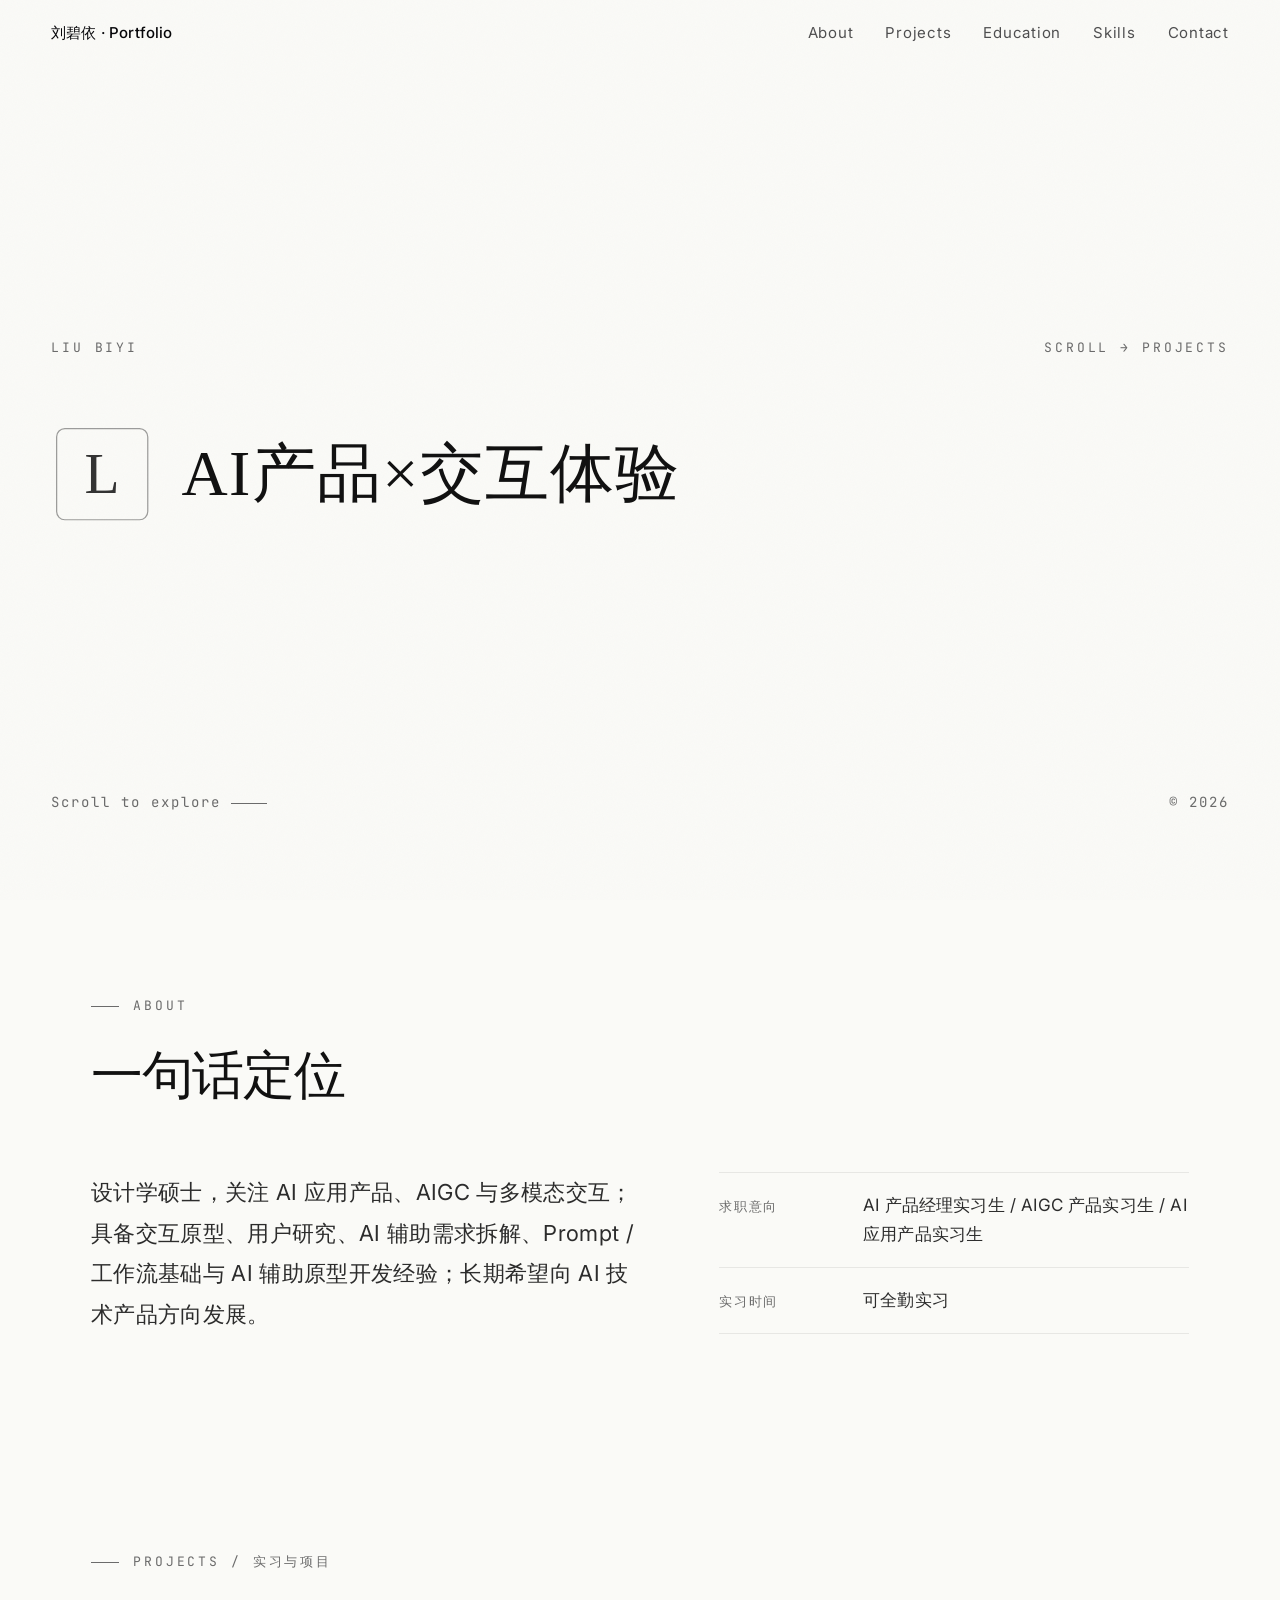
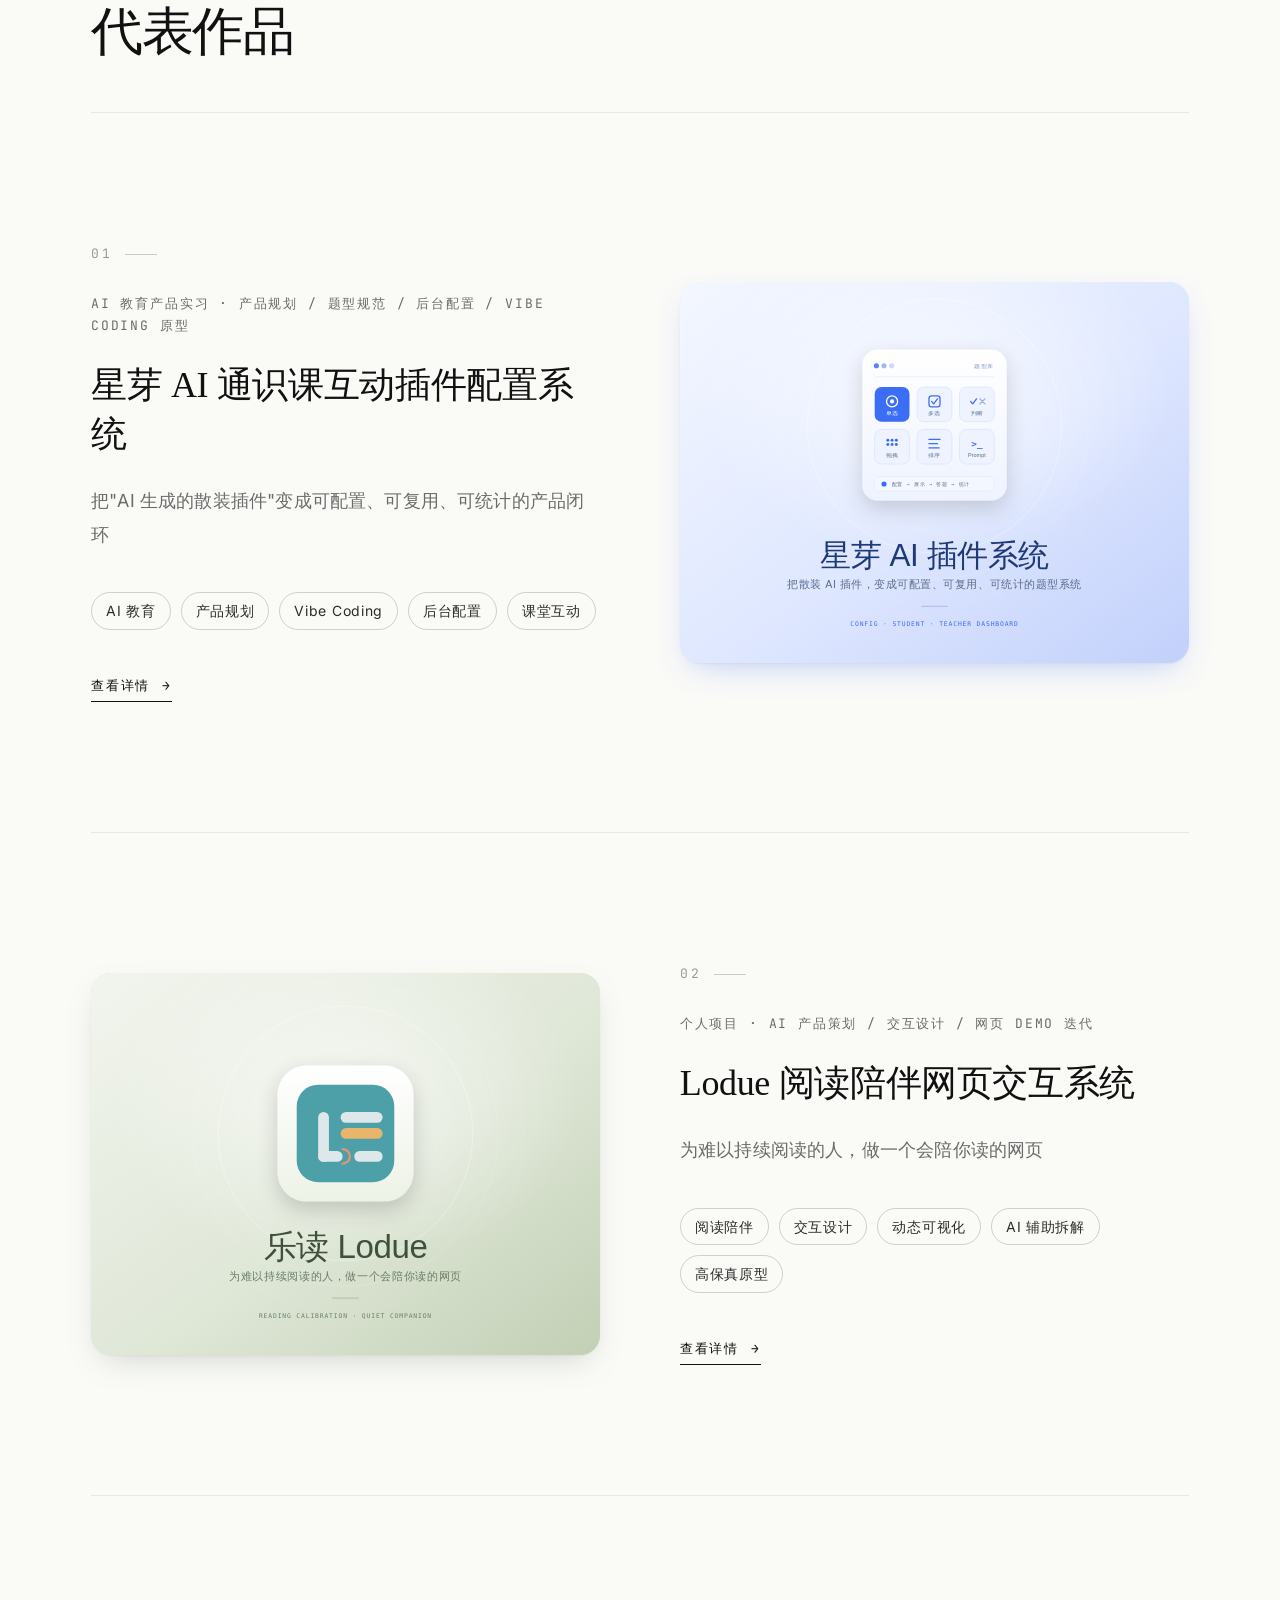
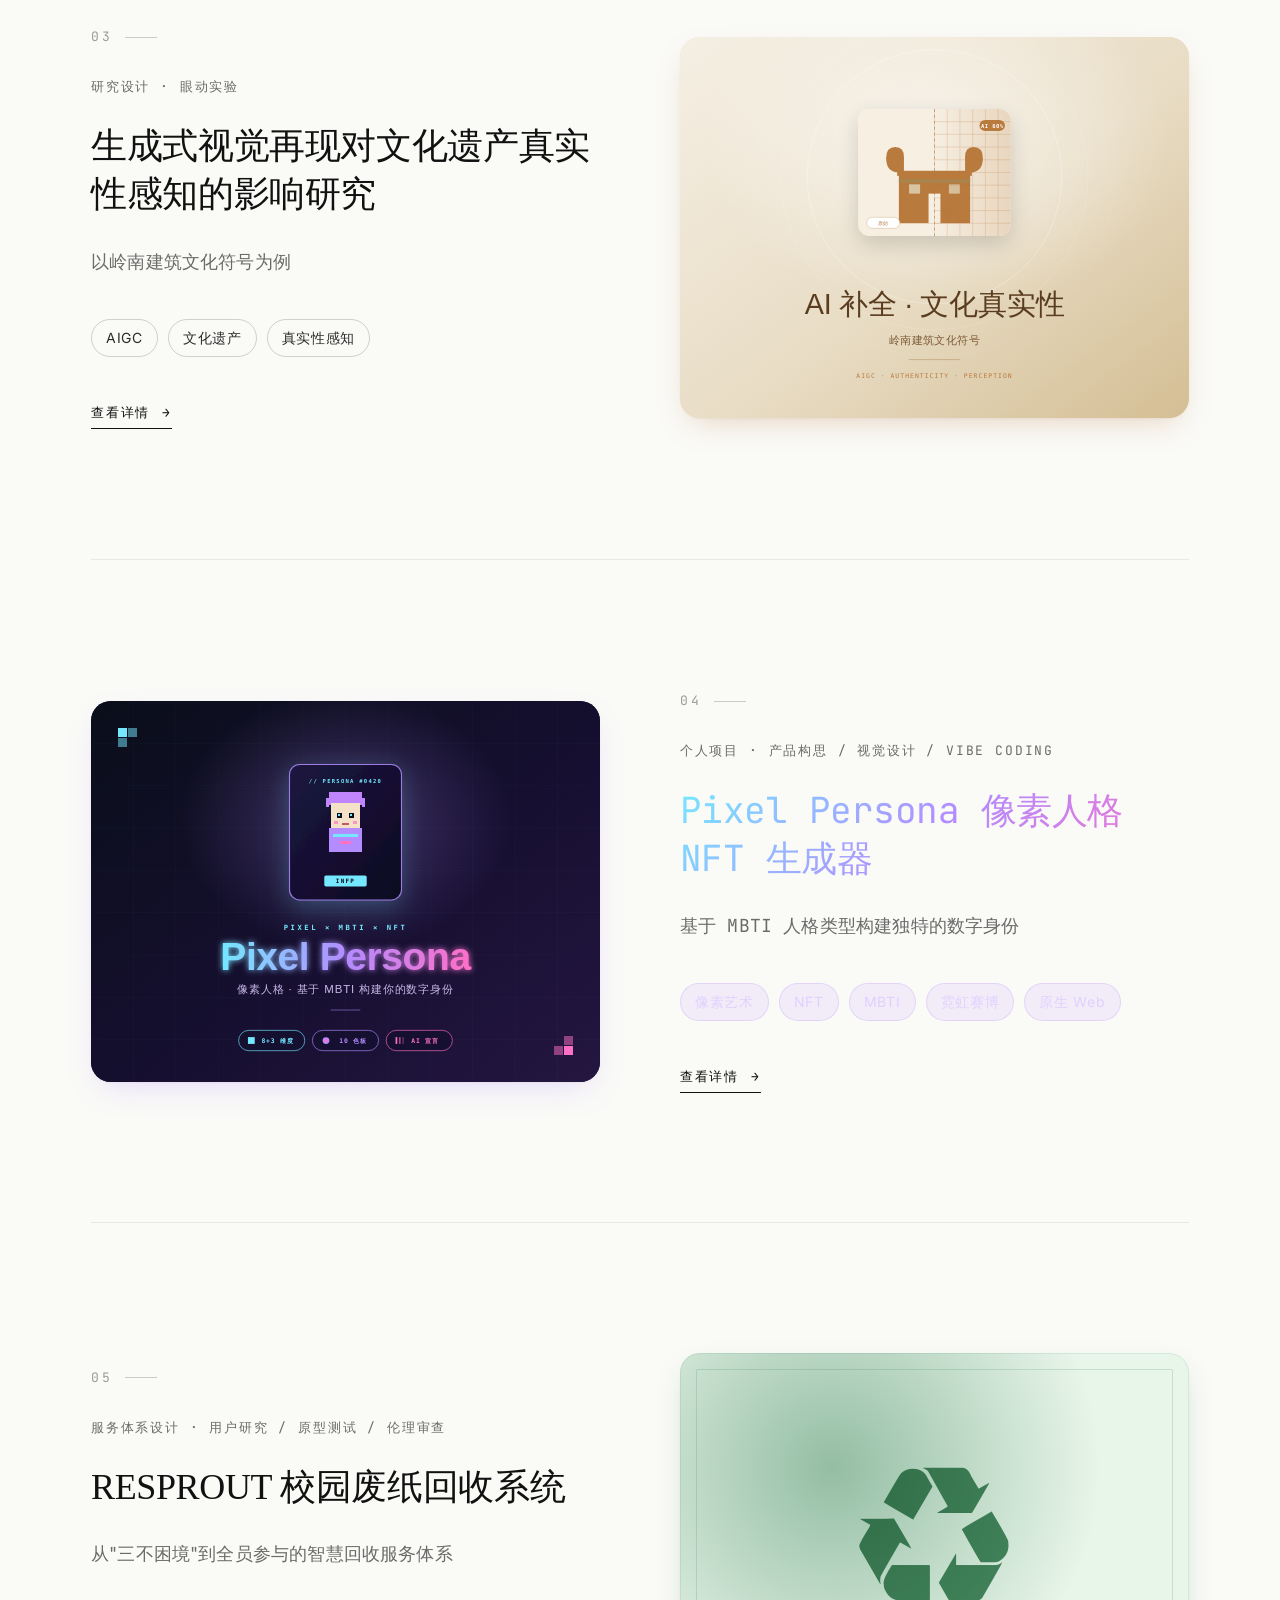
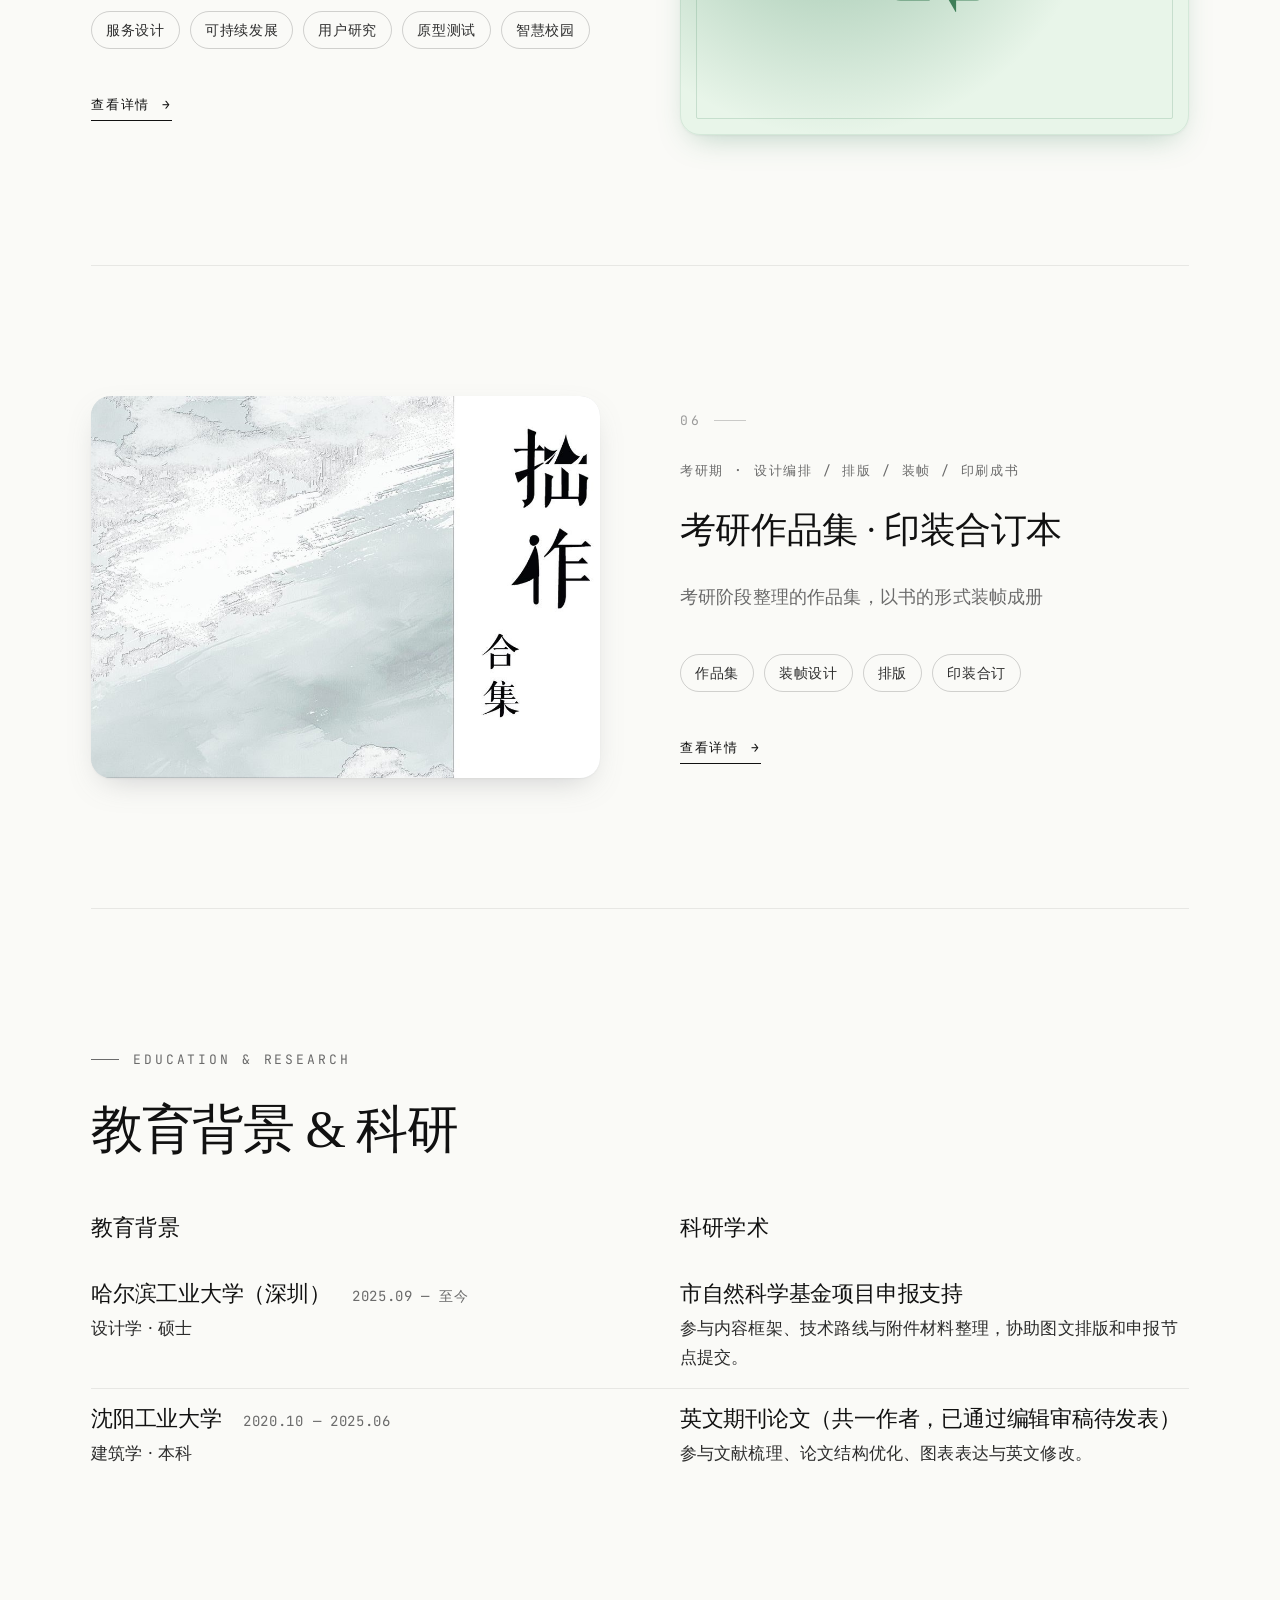
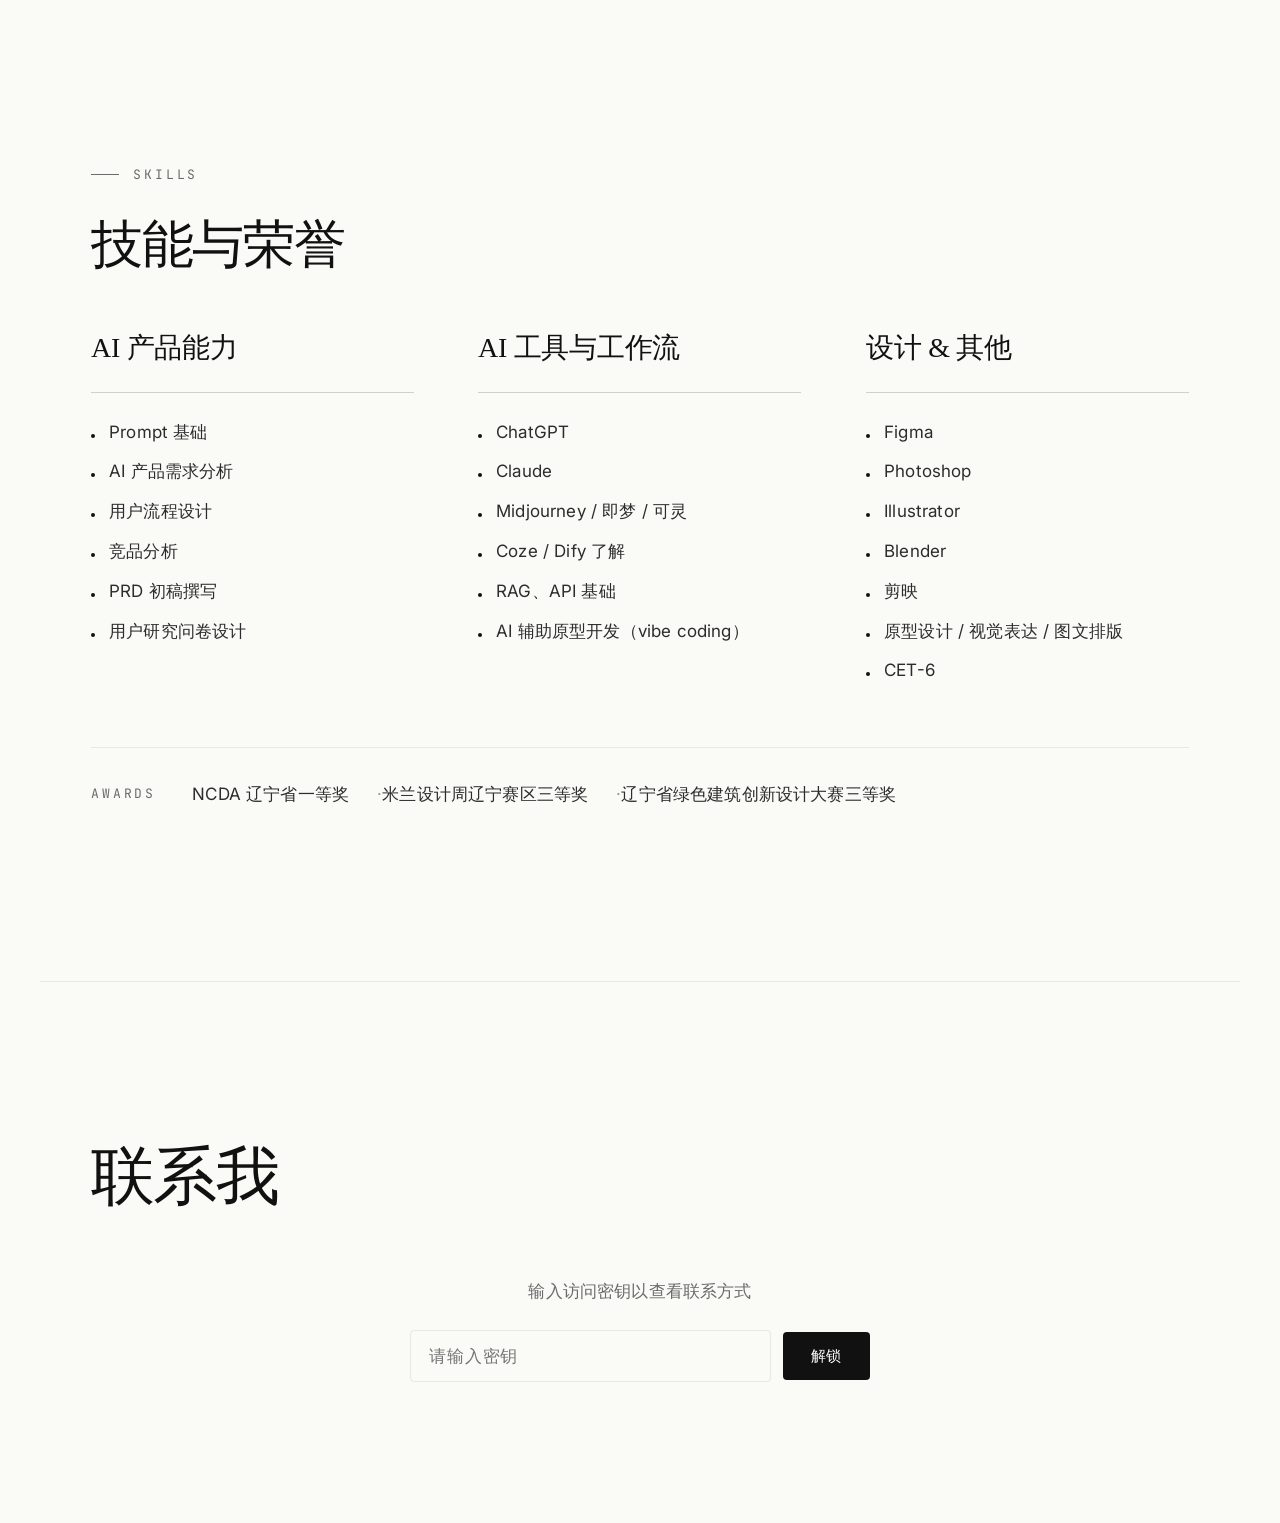
<file: index.html>
<!DOCTYPE html>
<html lang="zh-Hans">
<head>
  <meta charset="UTF-8">
  <meta name="viewport" content="width=device-width, initial-scale=1.0">
  <meta name="description" content="刘碧依 · AI Product Manager / 设计学硕士 / Vibe Coder — AI 产品经理实习作品集与个人简介">
  <title>刘碧依 · Portfolio</title>
  <link rel="stylesheet" href="assets/css/style.css?v=1782917000">
  <!-- 字体：Inter（英文数字） + 思源宋体/宋体（中文） -->
  <link rel="preconnect" href="https://fonts.googleapis.com">
  <link rel="preconnect" href="https://fonts.gstatic.com" crossorigin>
  <link href="https://fonts.googleapis.com/css2?family=Inter:wght@300;400;500;600&family=JetBrains+Mono:wght@400;500&display=swap" rel="stylesheet">
  <!-- 首次绘制前标记 JS 可用，启用淡入淡出过渡（无 JS 时不隐藏内容） -->
  <script>document.documentElement.className += ' js';</script>

</head>
<body>

<!-- 滚动进度条：随项目色彩注入一起变色，强化"整体是一套系统"的感觉 -->
<div class="scroll-progress" id="scrollProgress"></div>

<!-- 噪点层 -->
<div class="grain"></div>

<!-- 导航 -->
<nav class="nav">
  <div class="nav-name">刘碧依 · Portfolio</div>
  <ul>
    <li><a href="#about">About</a></li>
    <li><a href="#projects">Projects</a></li>
    <li><a href="#education">Education</a></li>
    <li><a href="#skills">Skills</a></li>
    <li><a href="#contact">Contact</a></li>
  </ul>
</nav>

<!-- Hero -->
<section class="hero" id="hero">
  <!-- 元信息 -->
  <div class="hero-meta">
    <span>liu biyi</span>
    <span>scroll → projects</span>
  </div>

  <!-- logo + 标题 + 关键词组 -->
  <div class="hero-stage" id="heroStage">
    <!-- Logo: L 字母标志 -->
    <div class="hero-logo" id="heroLogo" title="Liu Biyi" aria-label="L">
      <svg viewBox="0 0 100 100">
        <rect class="logo-frame" x="5.5" y="5.5" width="89" height="89" rx="8"/>
        <text class="logo-letter" x="50" y="68" font-family="var(--display)" font-size="56" font-weight="300" text-anchor="middle">L</text>
      </svg>
    </div>

    <!-- 主标题：横排一行，点击后淡出 -->
    <h1 class="hero-title hero-title-inline">
      AI产品×交互体验
    </h1>

    <!-- 署名 -->
    <div class="hero-credit">Created by 刘碧依</div>

    <!-- 点击后展开的英文说明：逐词浮现，斜体，居中 -->
    <div class="hero-keywords" id="heroKeywords">
      <!-- JS 注入：Designing / product / experiences / ... -->
    </div>
  </div>

  <!-- 身份副行：让 Hero 一眼说明"她是谁、要做什么"（JS 注入 intent） -->
  <p class="hero-role" id="heroRole"></p>

  <!-- 提示文字 -->
  <div class="hero-hint">
    <span class="scroll-cue">Scroll to explore</span>
    <span>© 2026</span>
  </div>
</section>

<!-- About / 求职意向 -->
<section class="section" id="about">
  <div class="section-tag">About</div>
  <h2 class="section-title reveal">一句话定位</h2>

  <div class="intent-grid">
    <div>
      <p class="reveal" id="aboutPosition"></p>
    </div>

    <dl class="intent-list">
      <div class="intent-row reveal">
        <dt>求职意向</dt>
        <dd id="aboutIntent"></dd>
      </div>
      <div class="intent-row reveal">
        <dt>实习时间</dt>
        <dd id="aboutAvail"></dd>
      </div>
    </dl>
  </div>
</section>

<!-- Projects -->
<section class="projects-wrap" id="projects">
  <div class="projects-inner">
    <div class="section-tag">Projects / 实习与项目</div>
    <h2 class="section-title reveal">代表作品</h2>

    <!-- 卡片容器，由 JS 动态填充 -->
    <div id="projectCards"></div>
  </div>
</section>

<!-- Education + Research -->
<section class="section" id="education">
  <div class="section-tag">Education & Research</div>
  <h2 class="section-title reveal">教育背景 & 科研</h2>

  <!-- 表格式布局：标题行 + 内容行 -->
  <div class="edu-table">
    <!-- 标题行 -->
    <div class="edu-table-header">
      <div class="edu-col-left">
        <h3 class="reveal">教育背景</h3>
      </div>
      <div class="edu-col-right">
        <h3 class="reveal">科研学术</h3>
      </div>
    </div>

    <!-- 内容行：动态填充 -->
    <div id="eduTableRows"></div>
  </div>
</section>

<!-- Skills -->
<section class="section" id="skills">
  <div class="section-tag">Skills</div>
  <h2 class="section-title reveal">技能与荣誉</h2>

  <div class="skills-grid" id="skillsGrid">
    <!-- JS fill skill groups -->
  </div>

  <div class="awards-strip reveal">
    <span class="awards-label">Awards</span>
    <div id="awardsList"><!-- JS fill --></div>
  </div>
</section>

<!-- Contact -->
<section class="contact" id="contact">
  <h2 class="contact-title reveal">联系我</h2>

  <!-- 密钥输入界面 -->
  <div class="contact-lock" id="contactLock">
    <div class="lock-prompt">输入访问密钥以查看联系方式</div>
    <div class="lock-input-wrap">
      <input type="password" id="contactKey" class="lock-input" placeholder="请输入密钥" autocomplete="off">
      <button id="contactUnlock" class="lock-btn">解锁</button>
    </div>
    <div class="lock-error" id="lockError"></div>
  </div>

  <!-- 联系方式（默认隐藏）-->
  <div class="contact-grid" id="contactContent" style="display: none;">
    <div class="contact-item reveal">
      <div class="label">WeChat</div>
      <div class="value" id="contactWechat"></div>
    </div>
    <div class="contact-item reveal">
      <div class="label">Email</div>
      <div class="value">
        <a href="mailto:1326554490@qq.com" id="contactEmail"></a>
      </div>
    </div>
  </div>
</section>

<!-- 数据 -->
<script src="data/projects.js?v=final-tight2026" charset="utf-8"></script>
<!-- JS -->
<script src="assets/js/main.js?v=1782917100"></script>
</body>
</html>
</file>
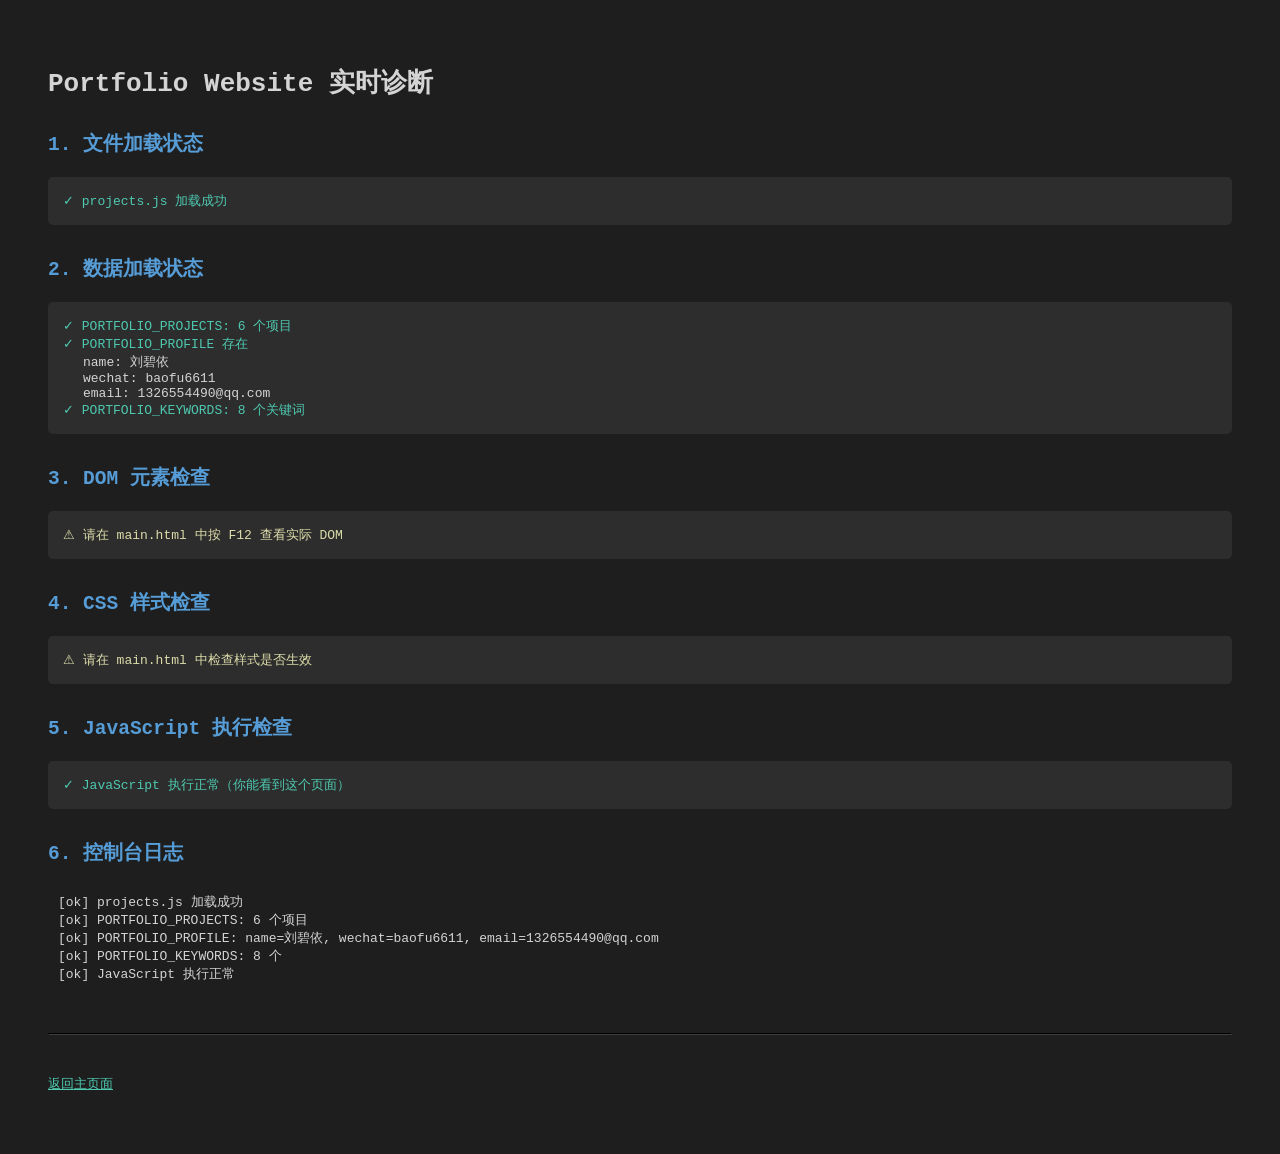
<file: debug.html>
<!DOCTYPE html>
<html lang="zh-Hans">
<head>
  <meta charset="UTF-8">
  <title>系统诊断页面</title>
  <style>
    body { font-family: monospace; padding: 40px; background: #1e1e1e; color: #d4d4d4; }
    .status { margin: 20px 0; padding: 15px; background: #2d2d2d; border-radius: 5px; }
    .ok { color: #4ec9b0; }
    .error { color: #f48771; }
    .warn { color: #dcdcaa; }
    h2 { color: #569cd6; margin-top: 30px; }
    pre { background: #1e1e1e; padding: 10px; overflow-x: auto; }
  </style>
</head>
<body>
  <h1>Portfolio Website 实时诊断</h1>

  <h2>1. 文件加载状态</h2>
  <div id="fileStatus" class="status">检查中...</div>

  <h2>2. 数据加载状态</h2>
  <div id="dataStatus" class="status">检查中...</div>

  <h2>3. DOM 元素检查</h2>
  <div id="domStatus" class="status">检查中...</div>

  <h2>4. CSS 样式检查</h2>
  <div id="cssStatus" class="status">检查中...</div>

  <h2>5. JavaScript 执行检查</h2>
  <div id="jsStatus" class="status">检查中...</div>

  <h2>6. 控制台日志</h2>
  <pre id="console"></pre>

  <hr style="margin: 40px 0; border-color: #3e3e3e;">
  <p><a href="main.html" style="color: #4ec9b0;">返回主页面</a></p>

  <script src="data/projects.js?v=17738"></script>
  <script>
    const log = [];
    function addLog(msg, type = 'ok') {
      log.push(`[${type}] ${msg}`);
      document.getElementById('console').textContent = log.join('\n');
    }

    // 1. 文件加载检查
    const fileStatus = document.getElementById('fileStatus');
    let fileMsg = '';

    if (typeof window.PORTFOLIO_PROJECTS !== 'undefined') {
      fileMsg += '<div class="ok">✓ projects.js 加载成功</div>';
      addLog('projects.js 加载成功');
    } else {
      fileMsg += '<div class="error">✗ projects.js 加载失败</div>';
      addLog('projects.js 加载失败', 'error');
    }

    fileStatus.innerHTML = fileMsg;

    // 2. 数据加载检查
    const dataStatus = document.getElementById('dataStatus');
    let dataMsg = '';

    if (window.PORTFOLIO_PROJECTS) {
      dataMsg += `<div class="ok">✓ PORTFOLIO_PROJECTS: ${window.PORTFOLIO_PROJECTS.length} 个项目</div>`;
      addLog(`PORTFOLIO_PROJECTS: ${window.PORTFOLIO_PROJECTS.length} 个项目`);
    }

    if (window.PORTFOLIO_PROFILE) {
      const prof = window.PORTFOLIO_PROFILE;
      dataMsg += `<div class="ok">✓ PORTFOLIO_PROFILE 存在</div>`;
      dataMsg += `<div style="margin-left:20px;">name: ${prof.name}</div>`;
      dataMsg += `<div style="margin-left:20px;">wechat: ${prof.wechat}</div>`;
      dataMsg += `<div style="margin-left:20px;">email: ${prof.email}</div>`;
      addLog(`PORTFOLIO_PROFILE: name=${prof.name}, wechat=${prof.wechat}, email=${prof.email}`);
    }

    if (window.PORTFOLIO_KEYWORDS) {
      dataMsg += `<div class="ok">✓ PORTFOLIO_KEYWORDS: ${window.PORTFOLIO_KEYWORDS.length} 个关键词</div>`;
      addLog(`PORTFOLIO_KEYWORDS: ${window.PORTFOLIO_KEYWORDS.length} 个`);
    }

    dataStatus.innerHTML = dataMsg || '<div class="error">✗ 没有数据</div>';

    // 3. DOM 元素检查（需要等 main.html 加载后才能检查，这里模拟）
    const domStatus = document.getElementById('domStatus');
    domStatus.innerHTML = '<div class="warn">⚠ 请在 main.html 中按 F12 查看实际 DOM</div>';

    // 4. CSS 检查
    const cssStatus = document.getElementById('cssStatus');
    cssStatus.innerHTML = '<div class="warn">⚠ 请在 main.html 中检查样式是否生效</div>';

    // 5. JS 执行检查
    const jsStatus = document.getElementById('jsStatus');
    jsStatus.innerHTML = '<div class="ok">✓ JavaScript 执行正常（你能看到这个页面）</div>';
    addLog('JavaScript 执行正常');

    // 捕获所有错误
    window.onerror = function(msg, url, line) {
      addLog(`错误: ${msg} (${url}:${line})`, 'error');
    };
  </script>
</body>
</html>
</file>
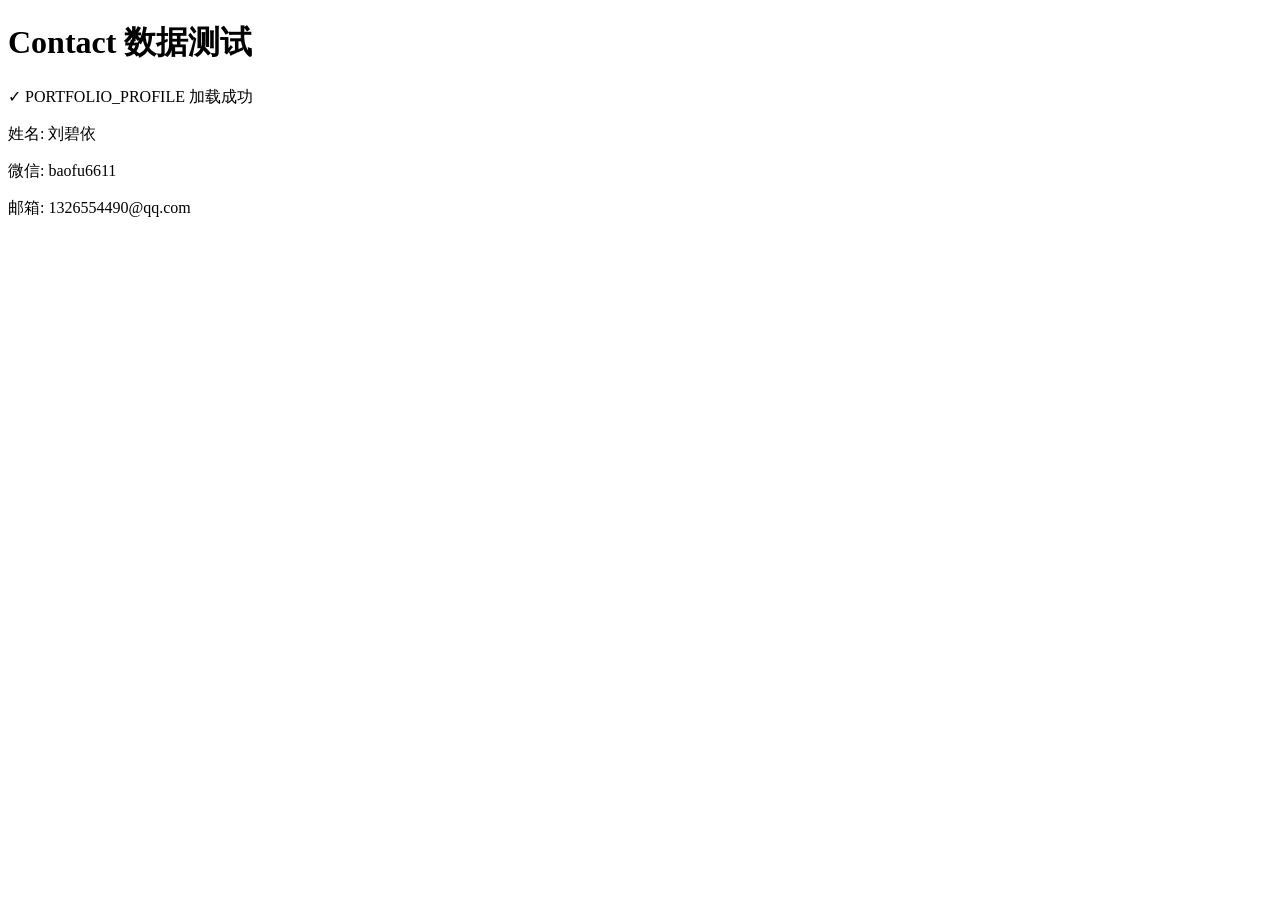
<file: test-contact.html>
<!DOCTYPE html>
<html>
<head>
  <meta charset="UTF-8">
  <title>Contact 测试</title>
</head>
<body>
  <h1>Contact 数据测试</h1>
  <div id="result"></div>
  
  <script src="data/projects.js?v=33"></script>
  <script>
    const prof = window.PORTFOLIO_PROFILE;
    const result = document.getElementById('result');
    
    if (prof) {
      result.innerHTML = `
        <p>✓ PORTFOLIO_PROFILE 加载成功</p>
        <p>姓名: ${prof.name}</p>
        <p>微信: ${prof.wechat}</p>
        <p>邮箱: ${prof.email}</p>
      `;
    } else {
      result.innerHTML = '<p>✗ PORTFOLIO_PROFILE 未加载</p>';
    }
  </script>
</body>
</html>
</file>
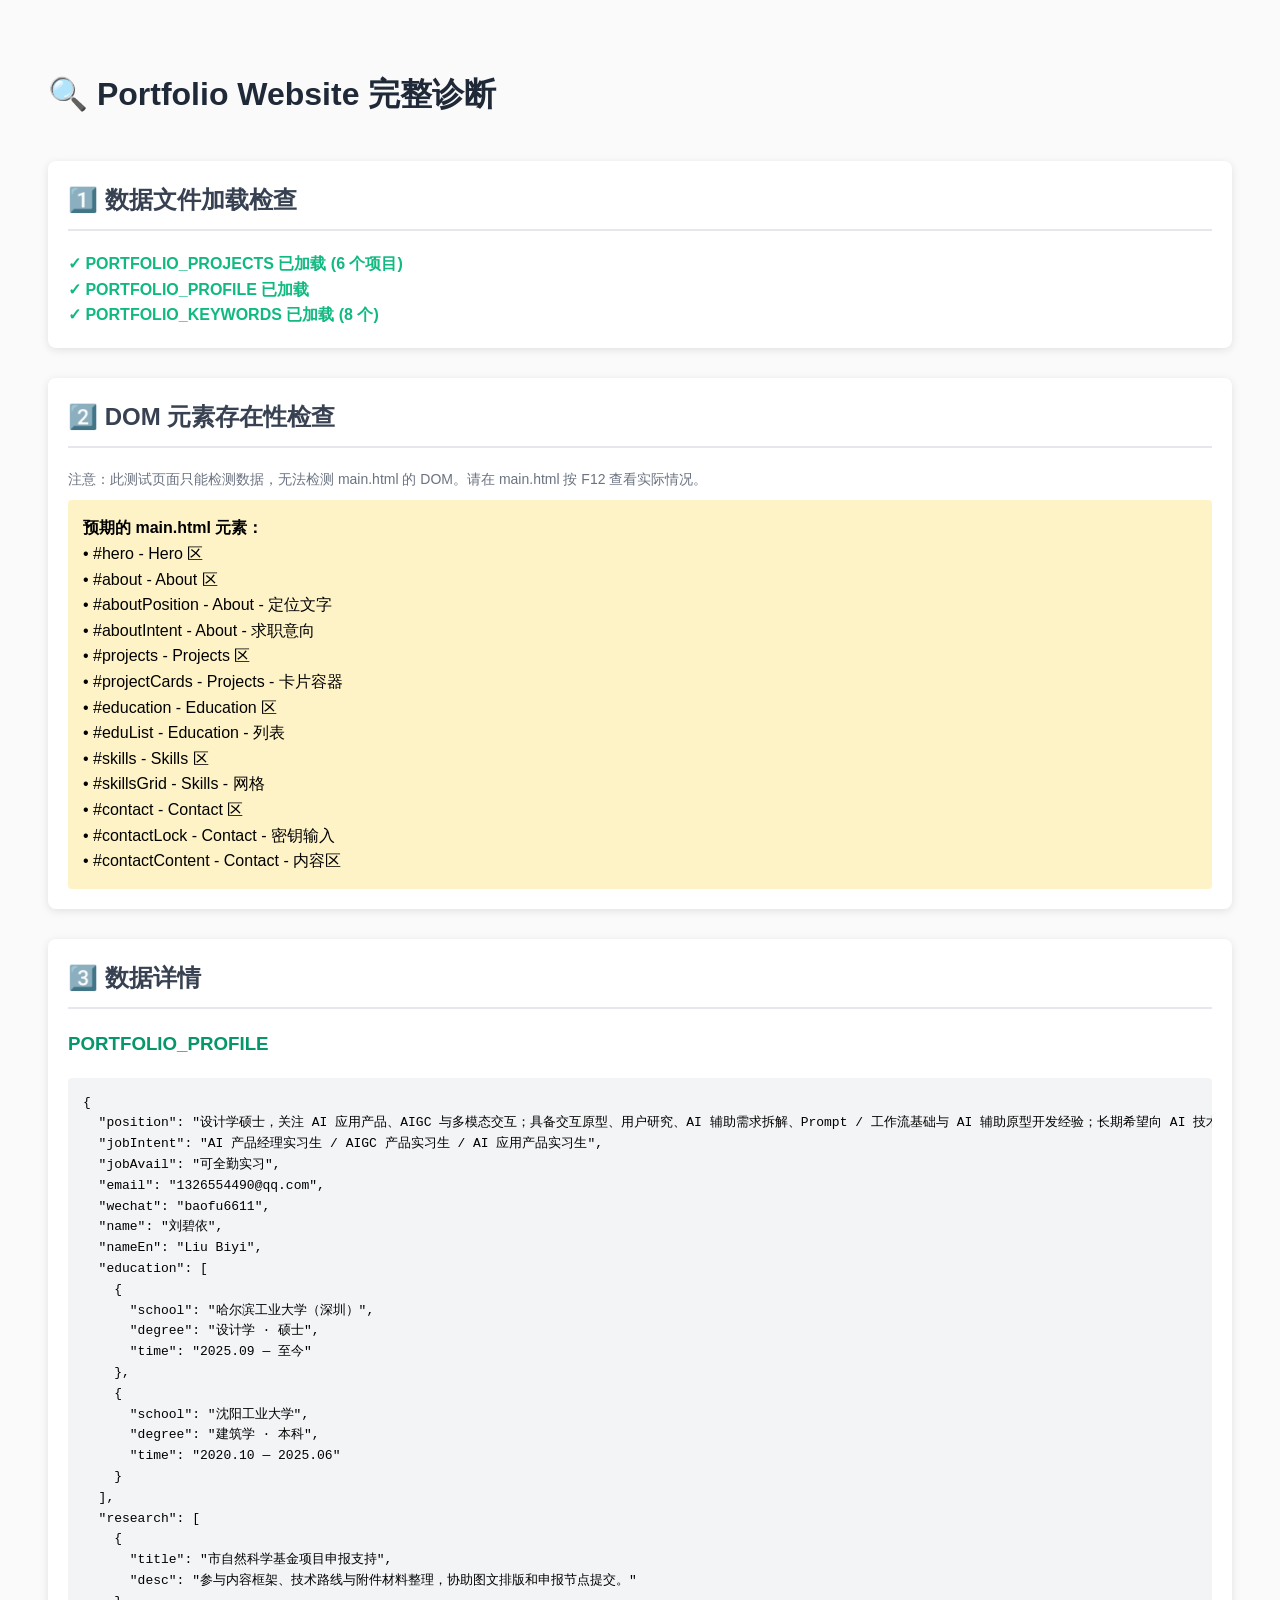
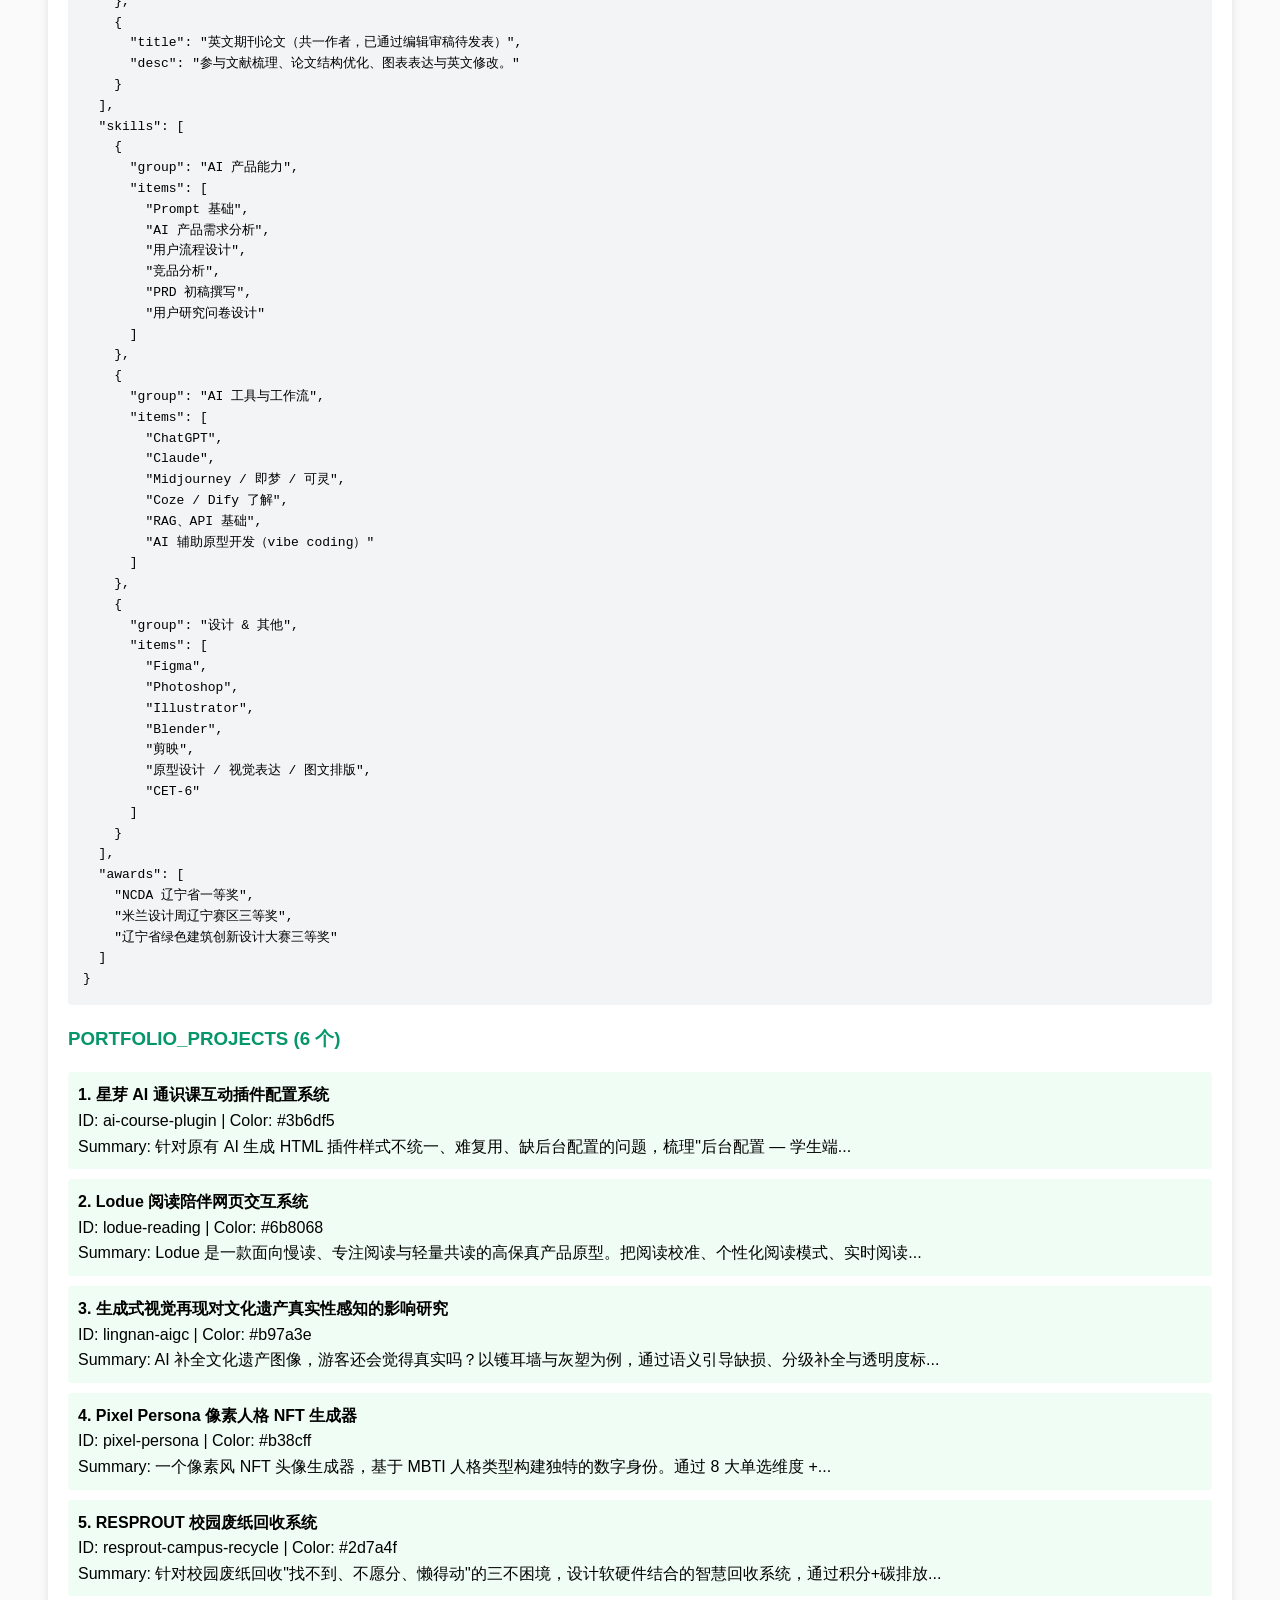
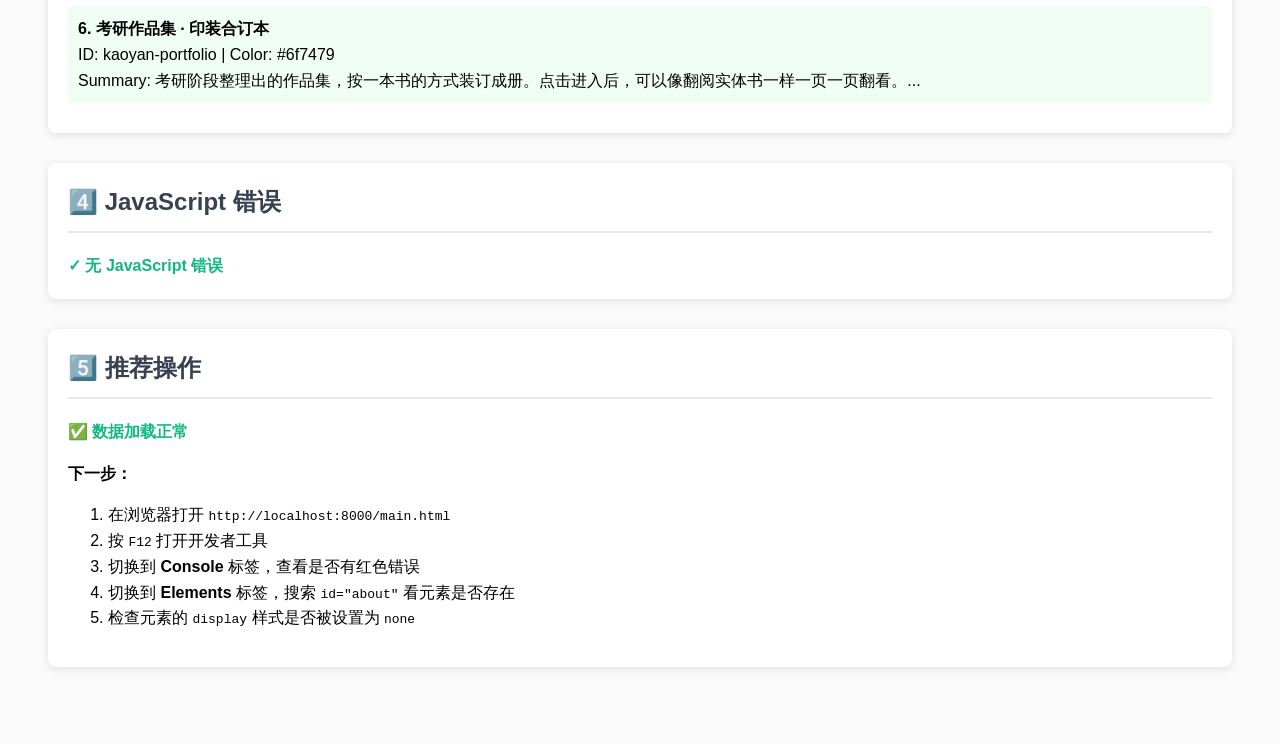
<file: test-full.html>
<!DOCTYPE html>
<html lang="zh-Hans">
<head>
  <meta charset="UTF-8">
  <meta name="viewport" content="width=device-width, initial-scale=1.0">
  <title>完整测试页面</title>
  <style>
    body {
      font-family: -apple-system, BlinkMacSystemFont, "Segoe UI", sans-serif;
      padding: 40px;
      background: #fafafa;
      line-height: 1.6;
    }
    .test-section {
      margin: 30px 0;
      padding: 20px;
      background: white;
      border-radius: 8px;
      box-shadow: 0 2px 8px rgba(0,0,0,0.1);
    }
    .ok { color: #10b981; font-weight: 600; }
    .error { color: #ef4444; font-weight: 600; }
    .warn { color: #f59e0b; font-weight: 600; }
    h1 { color: #1f2937; margin-bottom: 40px; }
    h2 { color: #374151; margin-top: 0; border-bottom: 2px solid #e5e7eb; padding-bottom: 10px; }
    pre {
      background: #f3f4f6;
      padding: 15px;
      border-radius: 4px;
      overflow-x: auto;
      font-size: 13px;
    }
    .element-check {
      padding: 8px;
      margin: 5px 0;
      background: #f9fafb;
      border-left: 3px solid #d1d5db;
    }
    .element-check.found { border-left-color: #10b981; }
    .element-check.missing { border-left-color: #ef4444; }
  </style>
</head>
<body>
  <h1>🔍 Portfolio Website 完整诊断</h1>

  <div class="test-section">
    <h2>1️⃣ 数据文件加载检查</h2>
    <div id="dataCheck">检测中...</div>
  </div>

  <div class="test-section">
    <h2>2️⃣ DOM 元素存在性检查</h2>
    <div id="domCheck">检测中...</div>
  </div>

  <div class="test-section">
    <h2>3️⃣ 数据详情</h2>
    <div id="dataDetails">检测中...</div>
  </div>

  <div class="test-section">
    <h2>4️⃣ JavaScript 错误</h2>
    <div id="jsErrors">暂无错误</div>
  </div>

  <div class="test-section">
    <h2>5️⃣ 推荐操作</h2>
    <div id="recommendations">分析中...</div>
  </div>

  <script src="data/projects.js?v=1782808114"></script>
  <script>
    const errors = [];
    const warnings = [];
    const info = [];

    // 捕获所有错误
    window.onerror = function(msg, url, line, col, error) {
      errors.push(`${msg} (${url}:${line}:${col})`);
      updateErrors();
      return false;
    };

    function updateErrors() {
      const errDiv = document.getElementById('jsErrors');
      if (errors.length === 0) {
        errDiv.innerHTML = '<span class="ok">✓ 无 JavaScript 错误</span>';
      } else {
        errDiv.innerHTML = errors.map(e => `<div class="error">✗ ${e}</div>`).join('');
      }
    }

    // 1. 数据文件检查
    function checkData() {
      const dataCheck = document.getElementById('dataCheck');
      let html = '';

      if (typeof window.PORTFOLIO_PROJECTS !== 'undefined') {
        html += `<div class="ok">✓ PORTFOLIO_PROJECTS 已加载 (${window.PORTFOLIO_PROJECTS.length} 个项目)</div>`;
        info.push('PORTFOLIO_PROJECTS 正常');
      } else {
        html += '<div class="error">✗ PORTFOLIO_PROJECTS 未加载</div>';
        errors.push('PORTFOLIO_PROJECTS 未定义');
      }

      if (typeof window.PORTFOLIO_PROFILE !== 'undefined') {
        html += '<div class="ok">✓ PORTFOLIO_PROFILE 已加载</div>';
        info.push('PORTFOLIO_PROFILE 正常');
      } else {
        html += '<div class="error">✗ PORTFOLIO_PROFILE 未加载</div>';
        errors.push('PORTFOLIO_PROFILE 未定义');
      }

      if (typeof window.PORTFOLIO_KEYWORDS !== 'undefined') {
        html += `<div class="ok">✓ PORTFOLIO_KEYWORDS 已加载 (${window.PORTFOLIO_KEYWORDS.length} 个)</div>`;
      } else {
        html += '<div class="error">✗ PORTFOLIO_KEYWORDS 未加载</div>';
      }

      dataCheck.innerHTML = html;
    }

    // 2. DOM 元素检查（模拟 main.html 中应该有的元素）
    function checkDOM() {
      const domCheck = document.getElementById('domCheck');
      const elementsToCheck = [
        { id: 'hero', name: 'Hero 区' },
        { id: 'about', name: 'About 区' },
        { id: 'aboutPosition', name: 'About - 定位文字' },
        { id: 'aboutIntent', name: 'About - 求职意向' },
        { id: 'projects', name: 'Projects 区' },
        { id: 'projectCards', name: 'Projects - 卡片容器' },
        { id: 'education', name: 'Education 区' },
        { id: 'eduList', name: 'Education - 列表' },
        { id: 'skills', name: 'Skills 区' },
        { id: 'skillsGrid', name: 'Skills - 网格' },
        { id: 'contact', name: 'Contact 区' },
        { id: 'contactLock', name: 'Contact - 密钥输入' },
        { id: 'contactContent', name: 'Contact - 内容区' }
      ];

      let html = '<div style="font-size: 14px; color: #6b7280; margin-bottom: 10px;">注意：此测试页面只能检测数据，无法检测 main.html 的 DOM。请在 main.html 按 F12 查看实际情况。</div>';
      html += '<div style="background: #fef3c7; padding: 15px; border-radius: 4px; margin-top: 10px;">';
      html += '<strong>预期的 main.html 元素：</strong><br>';
      elementsToCheck.forEach(elem => {
        html += `<div>• #${elem.id} - ${elem.name}</div>`;
      });
      html += '</div>';

      domCheck.innerHTML = html;
    }

    // 3. 数据详情
    function showDataDetails() {
      const dataDetails = document.getElementById('dataDetails');
      let html = '';

      if (window.PORTFOLIO_PROFILE) {
        const prof = window.PORTFOLIO_PROFILE;
        html += '<h3 style="margin-top:0; color: #059669;">PORTFOLIO_PROFILE</h3>';
        html += '<pre>' + JSON.stringify(prof, null, 2) + '</pre>';
      }

      if (window.PORTFOLIO_PROJECTS) {
        html += '<h3 style="color: #059669;">PORTFOLIO_PROJECTS (' + window.PORTFOLIO_PROJECTS.length + ' 个)</h3>';
        window.PORTFOLIO_PROJECTS.forEach((proj, i) => {
          html += `<div style="margin: 10px 0; padding: 10px; background: #f0fdf4; border-radius: 4px;">`;
          html += `<strong>${i + 1}. ${proj.title}</strong><br>`;
          html += `ID: ${proj.id} | Color: ${proj.accent}<br>`;
          html += `Summary: ${proj.summary.substring(0, 50)}...`;
          html += `</div>`;
        });
      }

      dataDetails.innerHTML = html || '<span class="warn">⚠ 无数据</span>';
    }

    // 4. 推荐操作
    function showRecommendations() {
      const recDiv = document.getElementById('recommendations');
      let html = '';

      if (errors.length > 0) {
        html += '<div class="error">❌ 发现错误</div>';
        html += '<ol>';
        errors.forEach(err => {
          html += `<li>${err}</li>`;
        });
        html += '</ol>';
        html += '<p><strong>建议：</strong>检查 data/projects.js 文件是否存在且路径正确。</p>';
      } else if (info.length > 0) {
        html += '<div class="ok">✅ 数据加载正常</div>';
        html += '<p><strong>下一步：</strong></p>';
        html += '<ol>';
        html += '<li>在浏览器打开 <code>http://localhost:8000/main.html</code></li>';
        html += '<li>按 <kbd>F12</kbd> 打开开发者工具</li>';
        html += '<li>切换到 <strong>Console</strong> 标签，查看是否有红色错误</li>';
        html += '<li>切换到 <strong>Elements</strong> 标签，搜索 <code>id="about"</code> 看元素是否存在</li>';
        html += '<li>检查元素的 <code>display</code> 样式是否被设置为 <code>none</code></li>';
        html += '</ol>';
      }

      recDiv.innerHTML = html;
    }

    // 执行所有检查
    setTimeout(() => {
      checkData();
      checkDOM();
      showDataDetails();
      showRecommendations();
      updateErrors();
    }, 100);
  </script>
</body>
</html>
</file>
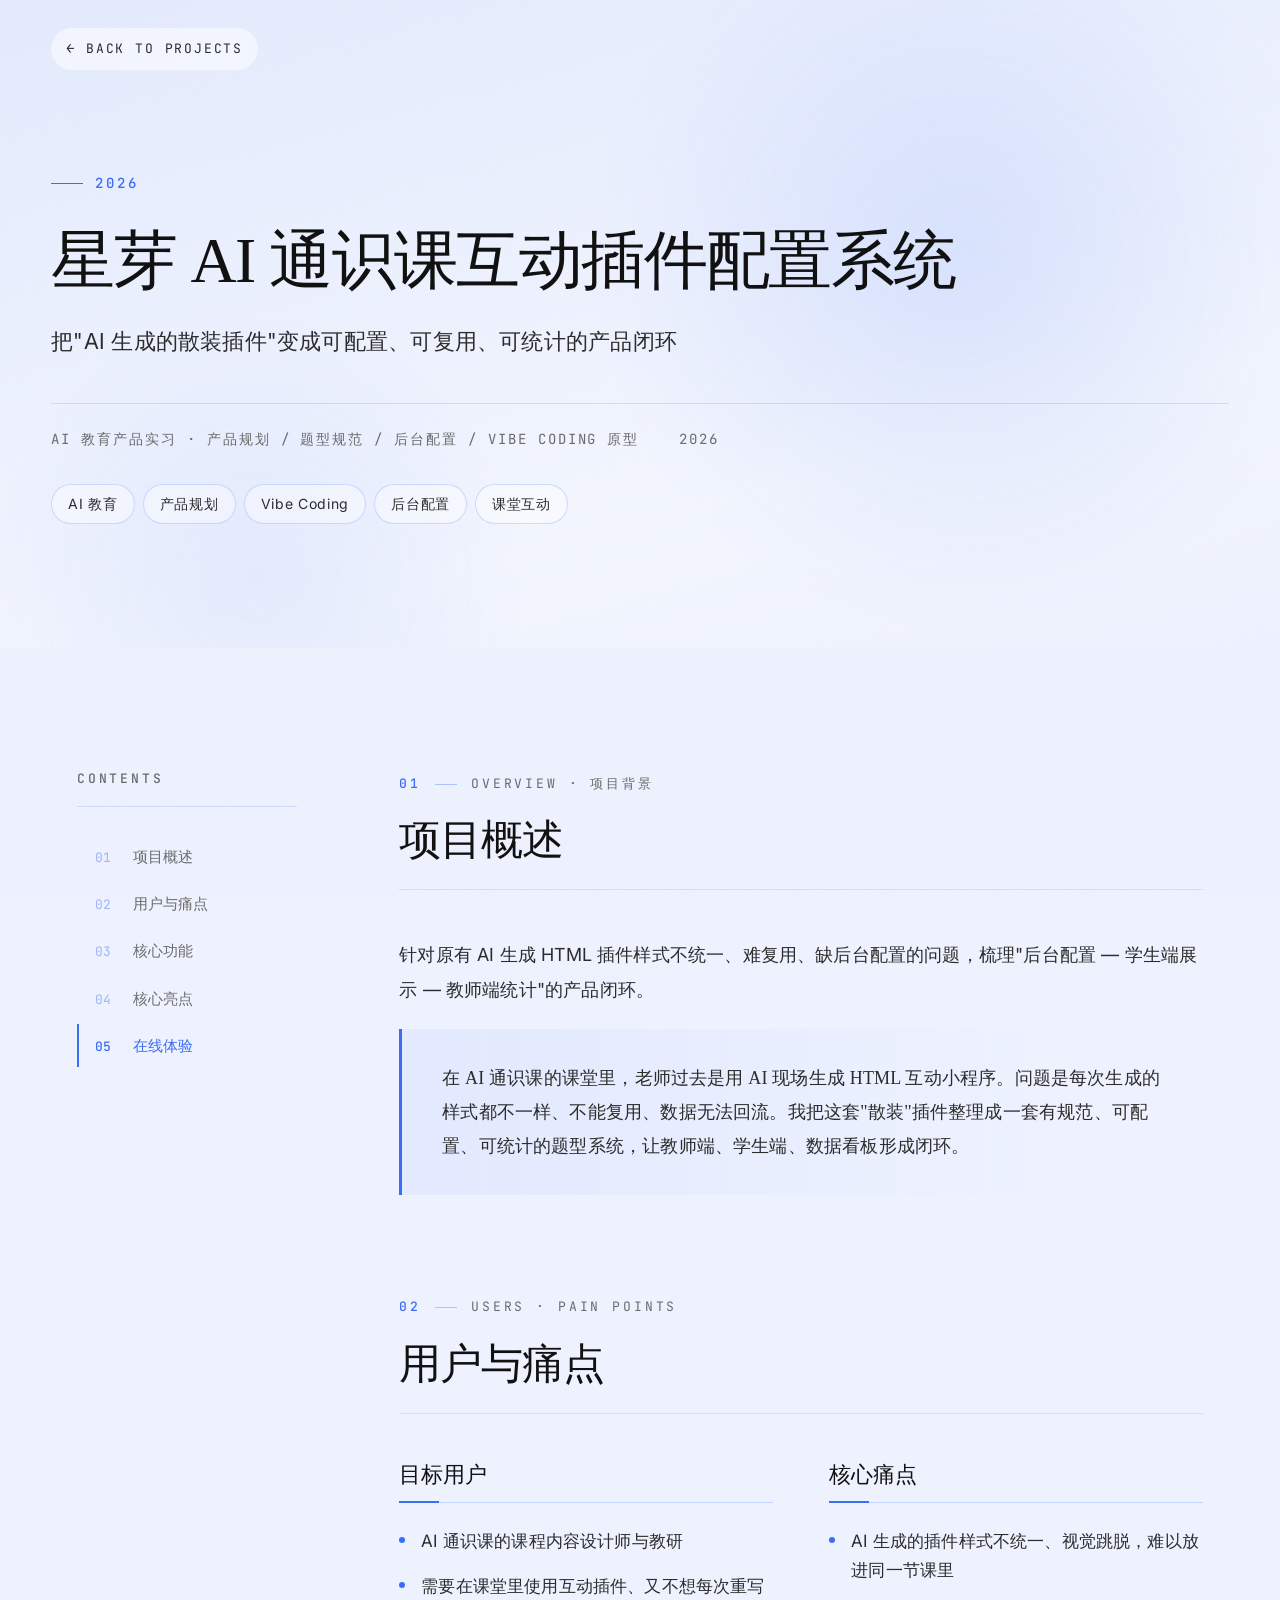
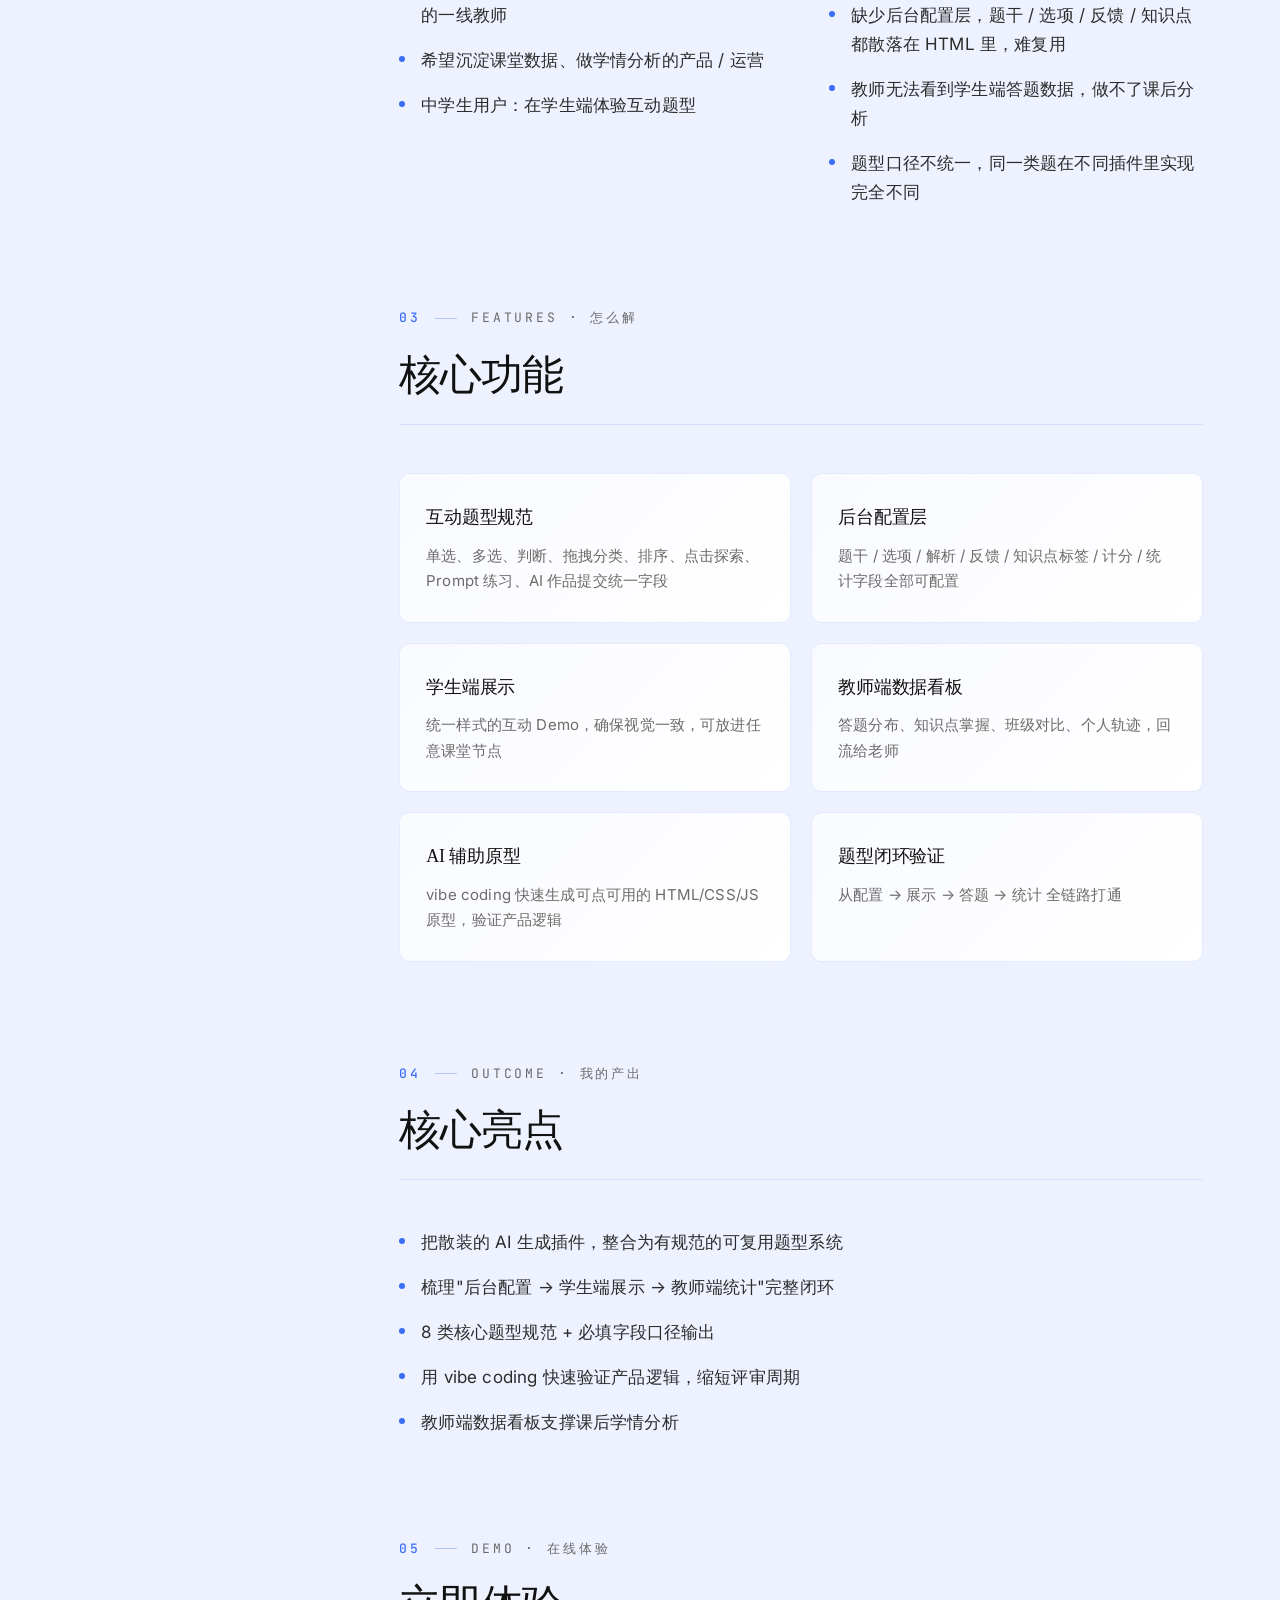
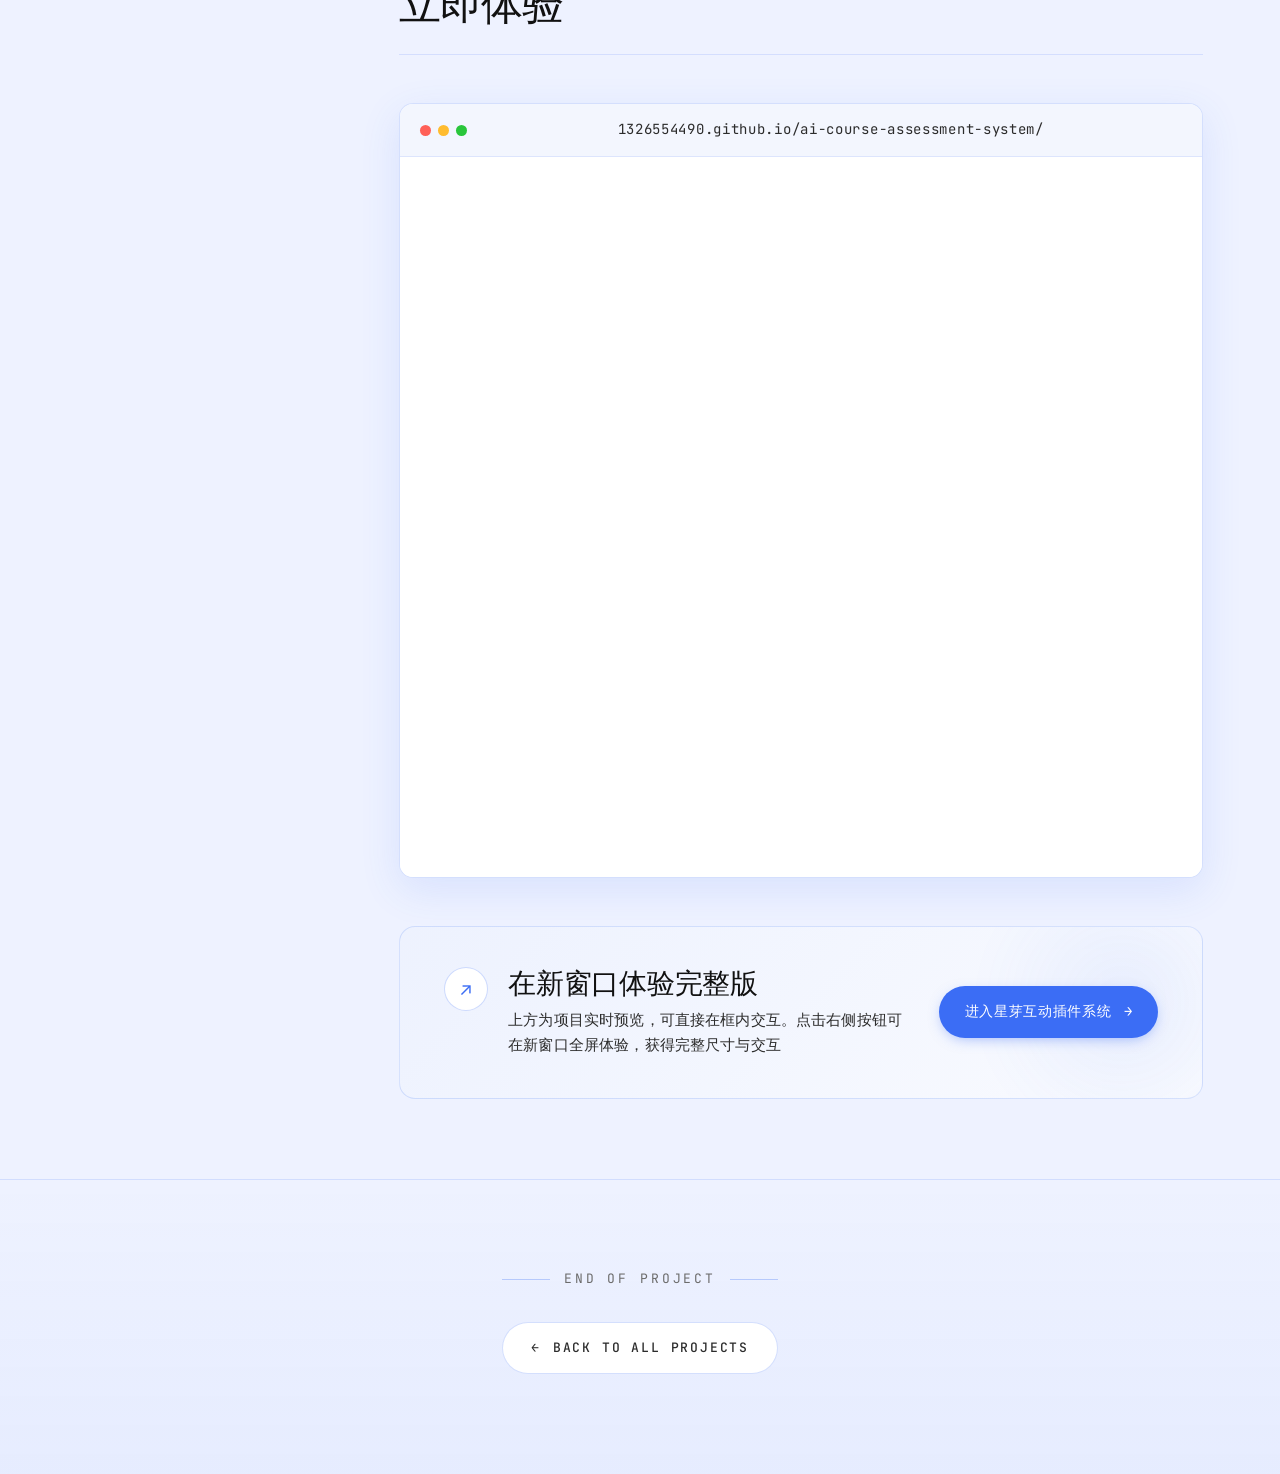
<file: projects/ai-course-plugin.html>
<!DOCTYPE html>
<html lang="zh-Hans">
<head>
  <meta charset="UTF-8">
  <meta name="viewport" content="width=device-width, initial-scale=1.0">
  <title id="pageTitle">项目详情 · 刘碧依</title>
  <link rel="stylesheet" href="../assets/css/style.css?v=30">
  <!-- 首次绘制前标记 JS 可用，启用淡入淡出过渡 -->
  <script>document.documentElement.className += ' js';</script>
  <style>
  /* ━━━━━━━━━━━━━━━━━━━━━━━━━━━━━━━━━━━━━━━━━━━
     详情页 v2 — 统一灰绿调，节奏分明
     ━━━━━━━━━━━━━━━━━━━━━━━━━━━━━━━━━━━━━━━━━━━ */

  body { background: var(--project-bg, #fafaf7); }

  /* Hero 区 */
  .detail-hero {
    min-height: 72vh;
    display: flex; align-items: center;
    padding: 120px var(--gutter) 80px;
    background: linear-gradient(165deg,
      color-mix(in srgb, var(--project-accent, #111) 14%, var(--paper)) 0%,
      color-mix(in srgb, var(--project-accent, #111) 6%, var(--paper)) 70%,
      var(--project-bg, #eef2ff) 100%);
    position: relative;
    overflow: hidden;
  }
  .detail-hero::before {
    content: ""; position: absolute;
    top: -20%; right: -10%;
    width: 70%; height: 120%;
    background: radial-gradient(circle, var(--project-accent, #3b6df5) 0%, transparent 60%);
    opacity: 0.13;
    filter: blur(40px);
    pointer-events: none;
  }
  .detail-hero::after {
    content: ""; position: absolute;
    bottom: -30%; left: -5%;
    width: 50%; height: 80%;
    background: radial-gradient(circle, var(--project-accent, #3b6df5) 0%, transparent 65%);
    opacity: 0.08;
    filter: blur(30px);
    pointer-events: none;
  }

  /* 返回按钮 */
  .detail-hero .back {
    position: absolute; top: 28px; left: var(--gutter);
    font-family: var(--mono); font-size: var(--fs-2xs); letter-spacing: var(--ls-wider);
    color: var(--ink-2); text-transform: uppercase;
    display: inline-flex; align-items: center; gap: 10px;
    transition: gap 0.4s var(--ease-out), color 0.3s;
    z-index: 5;
    padding: 8px 14px;
    border: 1px solid transparent;
    border-radius: 999px;
    background: rgba(255,255,255,0.5);
    backdrop-filter: blur(8px);
  }
  .detail-hero .back:hover {
    gap: 14px;
    color: var(--project-accent, var(--ink));
    border-color: color-mix(in srgb, var(--project-accent, #111) 25%, transparent);
    background: rgba(255,255,255,0.75);
  }
  .detail-hero .back::before { content: "←"; font-size: var(--fs-xs); }

  .detail-hero .hero-inner {
    max-width: var(--max); width: 100%;
    margin: 0 auto;
    position: relative;
    z-index: 1;
  }
  .detail-hero .hero-lead { min-width: 0; }

  /* ━━ 像素人格 "L" — 无框探头层 ━━ */
  /* 覆盖在 hero 上，自身不拦截点击，只有小人本体可点 */
  .persona-peek {
    position: absolute;
    inset: 0;
    z-index: 3;
    pointer-events: none;
    overflow: hidden;        /* 让小人从边缘探出/缩回时被裁切 */
  }
  .persona-peek .pp-figure {
    position: absolute;
    left: 0; top: 0;
    width: clamp(120px, 12vw, 176px);
    aspect-ratio: 176 / 224;
    cursor: pointer;
    pointer-events: auto;
    visibility: hidden;   /* 初始隐藏，JS 摆好位置后再显示，避免首帧左上角快闪 */
    filter: drop-shadow(0 6px 16px rgba(16, 185, 129, 0.22)) drop-shadow(0 2px 10px rgba(179, 140, 255, 0.22));
    /* 由 JS 控制 transform：完全退到边缘外（藏）↔ 从边缘探入（露），不用 opacity */
    transform: translate(-9999px, -9999px);
    transition: transform 1.15s cubic-bezier(0.22, 0.7, 0.3, 1);
    transform-origin: 50% 30%;   /* 歪头时绕头部转，自然 */
    will-change: transform;
  }
  .persona-peek .pp-figure:hover { filter: drop-shadow(0 8px 22px rgba(16, 185, 129, 0.42)) drop-shadow(0 2px 12px rgba(179, 140, 255, 0.35)); }
  .persona-peek .pp-figure svg { width: 100%; height: 100%; }

  /* 点击弹出的介绍气泡（像素风） */
  .persona-peek .pp-bubble {
    position: absolute;
    z-index: 4;
    max-width: min(300px, 72vw);
    pointer-events: auto;
    background: linear-gradient(165deg, #161033, #0c0a1c);
    border: 2px solid #10b981;
    border-radius: 4px;
    padding: 18px 20px 16px;
    box-shadow:
      0 0 0 2px rgba(16,185,129,0.18),
      0 18px 44px -16px rgba(16, 185, 129, 0.55);
    opacity: 0;
    transform: translateY(8px) scale(0.96);
    transition: opacity 0.3s var(--ease-out), transform 0.3s var(--ease-out);
  }
  .persona-peek .pp-bubble.in { opacity: 1; transform: none; }
  .persona-peek .pp-bubble .pp-text {
    margin: 0;
    font-family: var(--mono);
    font-size: 13.5px;
    line-height: 1.85;
    letter-spacing: 0.3px;
    color: #d7fbe9;
    white-space: pre-wrap;
    min-height: 1.85em;
  }
  /* 打字机光标 */
  .persona-peek .pp-text::after {
    content: "▌";
    color: #34d399;
    animation: ppCaret 1s steps(2) infinite;
    margin-left: 1px;
  }
  .persona-peek .pp-bubble.done .pp-text::after { display: none; }
  @keyframes ppCaret { 0%,100%{opacity:1} 50%{opacity:0} }
  .persona-peek .pp-close {
    position: absolute;
    top: 6px; right: 8px;
    width: 22px; height: 22px;
    border: none; background: none;
    color: #6ee7b7; font-size: 18px; line-height: 1;
    cursor: pointer; opacity: 0.7;
    transition: opacity 0.2s, transform 0.2s;
  }
  .persona-peek .pp-close:hover { opacity: 1; transform: scale(1.15); }

  @media (prefers-reduced-motion: reduce) {
    .persona-peek .pp-figure { transition: none; }
    .persona-peek .pp-bubble { transition: none; }
    .persona-peek .pp-text::after { animation: none; }
  }

  /* eyebrow */
  .detail-hero .eyebrow {
    display: inline-flex; align-items: center; gap: 12px;
    font-family: var(--mono);
    font-size: var(--fs-xs);
    color: var(--project-accent, var(--muted));
    letter-spacing: var(--ls-widest);
    text-transform: uppercase;
    margin-bottom: 28px;
    font-weight: 500;
  }
  .detail-hero .eyebrow::before {
    content: ""; width: 32px; height: 1px;
    background: var(--project-accent, currentColor);
  }

  .detail-hero h1 {
    font-family: var(--display);
    font-size: clamp(40px, 5.5vw, 64px);
    line-height: 1.15;
    margin: 0 0 24px;
    font-weight: 400;
    letter-spacing: var(--ls-tightest);
    display: flex;
    align-items: center;
    gap: 22px;
    flex-wrap: wrap;
  }
  .detail-hero h1 .project-logo {
    width: clamp(48px, 5.5vw, 68px);
    height: clamp(48px, 5.5vw, 68px);
    flex-shrink: 0;
    display: inline-block;
    transition: transform 0.6s var(--ease-out);
    filter: drop-shadow(0 6px 18px rgba(0,0,0,0.12));
  }
  .detail-hero h1 .project-logo img,
  .detail-hero h1 .project-logo svg {
    width: 100%; height: 100%;
    object-fit: contain;
  }
  .detail-hero h1:hover .project-logo {
    transform: rotate(-8deg) scale(1.06);
  }

  .detail-hero .subtitle {
    font-size: var(--fs-lg);
    color: var(--ink-2);
    line-height: var(--lh-loose);
    margin: 0 0 40px;
    font-weight: 400;
    letter-spacing: var(--ls-base);
    max-width: 900px;
  }

  .detail-hero .meta-line {
    display: flex; gap: 40px; flex-wrap: wrap;
    font-family: var(--mono);
    font-size: var(--fs-xs);
    color: var(--muted);
    letter-spacing: var(--ls-wider);
    text-transform: uppercase;
    font-weight: 400;
    padding-top: 24px;
    border-top: 1px solid color-mix(in srgb, var(--project-accent, #111) 18%, transparent);
  }

  .detail-hero .tags {
    display: flex; flex-wrap: wrap; gap: 8px;
    margin-top: 32px;
  }
  .detail-hero .tag {
    padding: 7px 16px;
    border: 1px solid color-mix(in srgb, var(--project-accent, #111) 22%, transparent);
    border-radius: 999px;
    font-size: var(--fs-xs);
    color: var(--ink-2);
    letter-spacing: var(--ls-wide);
    background: rgba(255,255,255,0.4);
    backdrop-filter: blur(6px);
    transition: all 0.3s var(--ease-out);
  }
  .detail-hero .tag:hover {
    border-color: var(--project-accent, var(--ink));
    color: var(--project-accent, var(--ink));
    background: rgba(255,255,255,0.7);
  }

  /* ━━ 内容容器（左侧导航 + 主内容两栏布局）━━ */
  .detail-content-wrap {
    max-width: 1680px;
    margin: 0 auto;
    padding: 120px clamp(40px, 6vw, 96px) 80px;
    display: grid;
    grid-template-columns: 220px 1fr;
    gap: clamp(64px, 8vw, 140px);
    align-items: start;
  }
  @media (max-width: 1024px) {
    .detail-content-wrap {
      grid-template-columns: 1fr;
      gap: 0;
      padding: 80px var(--gutter) 64px;
    }
  }

  /* 左侧快速导航（粘性，去掉竖线，更轻盈）*/
  .side-nav {
    position: sticky;
    top: 100px;
    padding: 0;
    border: none;
  }
  @media (max-width: 1024px) {
    .side-nav { display: none; }
  }
  .side-nav .side-title {
    font-family: var(--mono);
    font-size: var(--fs-2xs);
    letter-spacing: var(--ls-widest);
    text-transform: uppercase;
    color: var(--muted);
    margin: 0 0 28px;
    padding: 0 0 16px;
    border-bottom: 1px solid color-mix(in srgb, var(--project-accent, #111) 18%, transparent);
    font-weight: 500;
  }
  .side-nav ul {
    list-style: none;
    padding: 0;
    margin: 0;
    display: flex;
    flex-direction: column;
    gap: 4px;
  }
  .side-nav li { margin: 0; }
  .side-nav a {
    display: flex;
    align-items: baseline;
    gap: 14px;
    padding: 11px 0 11px 16px;
    font-size: var(--fs-sm);
    color: var(--muted);
    transition: all 0.35s var(--ease-out);
    position: relative;
    line-height: 1.4;
    border-left: 2px solid transparent;
  }
  .side-nav a::before {
    content: attr(data-num);
    font-family: var(--mono);
    font-size: var(--fs-2xs);
    color: color-mix(in srgb, var(--project-accent, #111) 45%, transparent);
    letter-spacing: var(--ls-wide);
    flex-shrink: 0;
    width: 24px;
    transition: color 0.3s;
  }
  .side-nav a:hover {
    color: var(--ink);
    border-left-color: color-mix(in srgb, var(--project-accent, #111) 35%, transparent);
  }
  .side-nav a:hover::before {
    color: var(--project-accent, var(--ink));
  }
  .side-nav a.active {
    color: var(--project-accent, var(--ink));
    border-left-color: var(--project-accent, var(--ink));
    font-weight: 500;
  }
  .side-nav a.active::before {
    color: var(--project-accent, var(--ink));
    font-weight: 500;
  }

  /* 主内容区 */
  .detail-content {
    max-width: none;
    margin: 0;
    padding: 0;
  }
  .detail-content section {
    margin-bottom: 96px;
    position: relative;
    scroll-margin-top: 120px;
  }
  .detail-content section:last-child { margin-bottom: 0; }

  /* 区块标题：杂志式纵排 —— 顶行小字（序号 — eyebrow），下面大字主标题 */
  .section-head {
    margin: 0 0 48px;
    padding-bottom: 24px;
    border-bottom: 1px solid color-mix(in srgb, var(--project-accent, #111) 14%, transparent);
    position: relative;
  }
  .section-head .section-meta {
    display: inline-flex;
    align-items: center;
    gap: 14px;
    font-family: var(--mono);
    font-size: var(--fs-2xs);
    letter-spacing: var(--ls-widest);
    text-transform: uppercase;
    font-weight: 500;
    margin: 0 0 20px;
  }
  .section-head .section-num {
    color: var(--project-accent, var(--ink));
    font-weight: 500;
  }
  .section-head .section-meta::before {
    content: "—";
    color: color-mix(in srgb, var(--project-accent, #111) 35%, var(--muted));
    font-weight: 300;
    display: none; /* 用 gap 控制就够了，分隔符不需要 */
  }
  .section-head .section-divider {
    display: inline-block;
    width: 22px;
    height: 1px;
    background: color-mix(in srgb, var(--project-accent, #111) 35%, transparent);
  }
  .section-head .section-eyebrow {
    color: var(--muted);
    font-weight: 400;
  }
  .section-head h2 {
    font-family: var(--display);
    font-size: clamp(30px, 3.8vw, 42px);
    margin: 0;
    font-weight: 400;
    letter-spacing: var(--ls-tightest);
    line-height: var(--lh-tight);
    color: var(--ink);
  }

  /* 旧 h2 样式（兼容） */
  .detail-content h2:not(.section-head h2) {
    font-family: var(--display);
    font-size: clamp(28px, 3.6vw, 38px);
    margin: 0 0 36px;
    font-weight: 400;
    letter-spacing: var(--ls-tightest);
    line-height: var(--lh-tight);
  }
  .detail-content p {
    font-size: var(--fs-md);
    line-height: var(--lh-loose);
    color: var(--ink-2);
    margin: 0 0 22px;
    font-weight: 400;
    letter-spacing: var(--ls-base);
    max-width: none;
  }
  .detail-content ul:not(.flow-list) {
    list-style: none; padding: 0; margin: 0;
    display: flex; flex-direction: column; gap: 16px;
  }
  .detail-content ul:not(.flow-list) li {
    display: flex; gap: 16px;
    font-size: var(--fs-base);
    line-height: var(--lh-base);
    color: var(--ink-2);
    font-weight: 400;
    letter-spacing: var(--ls-base);
  }
  .detail-content ul:not(.flow-list) li::before {
    content: "";
    width: 6px; height: 6px;
    margin-top: 10px;
    border-radius: 50%;
    background: var(--project-accent, var(--ink));
    flex-shrink: 0;
  }

  /* Intro 引述 */
  .intro-text {
    font-family: var(--display);
    font-size: var(--fs-xl);
    line-height: 1.55;
    color: var(--ink);
    margin: 32px 0 0;
    padding: 32px 40px;
    border-left: 3px solid var(--project-accent, var(--ink));
    background: linear-gradient(90deg,
      color-mix(in srgb, var(--project-accent, #111) 6%, transparent),
      transparent 80%);
    font-weight: 400;
    border-radius: 0 8px 8px 0;
    max-width: none;
  }

  /* 双列 */
  .two-col {
    display: grid;
    grid-template-columns: 1fr 1fr;
    gap: 56px;
  }
  @media (max-width: 800px) {
    .two-col { grid-template-columns: 1fr; gap: 40px; }
  }
  /* 双列：用户 + 痛点 */
  .info-block h3 {
    font-family: var(--display);
    font-size: var(--fs-lg);
    margin: 0 0 24px;
    font-weight: 500;
    letter-spacing: var(--ls-tight);
    line-height: var(--lh-tight);
    padding-bottom: 14px;
    border-bottom: 1px solid color-mix(in srgb, var(--project-accent, #111) 22%, transparent);
    color: var(--ink);
    position: relative;
  }
  .info-block h3::before {
    content: "";
    position: absolute;
    left: 0; bottom: -1px;
    width: 40px; height: 2px;
    background: var(--project-accent, var(--ink));
  }

  /* 功能矩阵 */
  .feature-grid {
    display: grid;
    grid-template-columns: repeat(auto-fit, minmax(280px, 1fr));
    gap: 20px;
  }
  /* 当恰好有3个卡片时，强制3列 */
  .feature-grid:has(.feature-card:nth-child(3):last-child) {
    grid-template-columns: repeat(3, 1fr);
  }
  @media (max-width: 1000px) {
    .feature-grid { grid-template-columns: repeat(2, 1fr) !important; }
  }
  @media (max-width: 600px) {
    .feature-grid { grid-template-columns: 1fr !important; }
  }
  .feature-card {
    padding: 28px 26px;
    border: 1px solid color-mix(in srgb, var(--project-accent, #111) 12%, transparent);
    border-radius: 10px;
    background: linear-gradient(135deg,
      color-mix(in srgb, var(--project-accent, #111) 3%, var(--paper)),
      var(--paper));
    transition: transform 0.5s var(--ease-out), border-color 0.5s, box-shadow 0.5s, background 0.5s;
  }
  .feature-card:hover {
    transform: translateY(-4px);
    border-color: color-mix(in srgb, var(--project-accent, #111) 40%, transparent);
    box-shadow: 0 12px 32px color-mix(in srgb, var(--project-accent, #111) 12%, transparent);
    background: var(--paper);
  }
  .feature-card h4 {
    font-family: var(--display);
    font-size: var(--fs-md);
    font-weight: 500;
    margin: 0 0 10px;
    color: var(--ink);
    letter-spacing: var(--ls-tight);
  }
  .feature-card p {
    margin: 0;
    font-size: var(--fs-sm);
    line-height: var(--lh-base);
    color: var(--muted);
    letter-spacing: var(--ls-base);
  }

  /* 流程列表 */
  .flow-list {
    list-style: none;
    padding: 0;
    margin: 0;
    counter-reset: flow-counter;
    display: flex;
    flex-direction: column;
    gap: 10px;
  }
  .flow-list li {
    counter-increment: flow-counter;
    display: grid;
    grid-template-columns: 56px 1fr;
    gap: 24px;
    align-items: center;
    padding: 20px 26px;
    background: rgba(255,255,255,0.55);
    border: 1px solid color-mix(in srgb, var(--project-accent, #111) 10%, transparent);
    border-radius: 8px;
    transition: all 0.4s var(--ease-out);
    font-size: var(--fs-base);
    line-height: var(--lh-snug);
    color: var(--ink-2);
    letter-spacing: var(--ls-base);
  }
  .flow-list li::before {
    content: counter(flow-counter, decimal-leading-zero);
    font-family: var(--mono);
    font-size: var(--fs-sm);
    color: var(--project-accent, var(--muted));
    font-weight: 500;
    text-align: center;
    padding: 6px 0;
    border: 1px solid color-mix(in srgb, var(--project-accent, #111) 28%, transparent);
    border-radius: 6px;
    background: rgba(255,255,255,0.7);
    transition: all 0.4s var(--ease-out);
  }
  .flow-list li:hover {
    border-color: color-mix(in srgb, var(--project-accent, #111) 35%, transparent);
    background: rgba(255,255,255,0.92);
    transform: translateX(4px);
  }
  .flow-list li:hover::before {
    background: var(--project-accent, var(--ink));
    color: #fff;
    border-color: var(--project-accent, var(--ink));
  }

  /* 技术栈 */
  .tech-strip {
    display: flex;
    flex-wrap: wrap;
    gap: 10px;
  }
  .tech-chip {
    padding: 8px 18px;
    background: rgba(255,255,255,0.55);
    border: 1px solid color-mix(in srgb, var(--project-accent, #111) 16%, transparent);
    border-radius: 999px;
    font-size: var(--fs-sm);
    color: var(--ink-2);
    font-family: var(--mono);
    letter-spacing: var(--ls-wide);
    transition: all 0.35s var(--ease-out);
  }
  .tech-chip:hover {
    border-color: var(--project-accent, var(--ink));
    color: var(--project-accent, var(--ink));
    background: rgba(255,255,255,0.9);
    transform: translateY(-2px);
  }

  /* iframe 预览 */
  .demo-preview-wrap {
    margin: 0;
    position: relative;
    border-radius: 14px;
    overflow: hidden;
    border: 1px solid color-mix(in srgb, var(--project-accent, #111) 22%, transparent);
    background: var(--paper);
    box-shadow: 0 12px 40px color-mix(in srgb, var(--project-accent, #111) 12%, transparent);
  }
  .demo-frame-bar {
    display: flex; align-items: center; gap: 12px;
    padding: 14px 20px;
    background: color-mix(in srgb, var(--project-accent, #111) 6%, var(--paper));
    border-bottom: 1px solid color-mix(in srgb, var(--project-accent, #111) 12%, transparent);
    font-family: var(--mono);
    font-size: var(--fs-xs);
    color: var(--muted);
    letter-spacing: var(--ls-wide);
  }
  .demo-frame-dots { display: inline-flex; gap: 7px; }
  .demo-frame-dots span {
    width: 11px; height: 11px;
    border-radius: 50%;
  }
  .demo-frame-dots span:nth-child(1) { background: #ff6058; }
  .demo-frame-dots span:nth-child(2) { background: #ffbc2f; }
  .demo-frame-dots span:nth-child(3) { background: #29c63b; }
  .demo-frame-url {
    flex: 1;
    text-align: center;
    overflow: hidden;
    text-overflow: ellipsis;
    white-space: nowrap;
    color: var(--ink-2);
  }
  iframe.demo-embed {
    width: 100%;
    height: clamp(580px, 80vh, 920px);
    border: none;
    display: block;
    background: var(--paper);
  }
  /* ━━ Demo 提示（已被 demo-cta 整合，保留兼容样式但默认隐藏）━━ */
  .demo-preview-note {
    display: none;
  }

  /* ━━ Demo CTA：左侧文案 + 右侧按钮，整合「实时预览说明 + 新窗口跳转」━━ */
  .demo-cta {
    margin: 48px 0 0;
    padding: 40px 44px;
    background: linear-gradient(135deg,
      color-mix(in srgb, var(--project-accent, #111) 9%, var(--paper)),
      color-mix(in srgb, var(--project-accent, #111) 3%, var(--paper)));
    border: 1px solid color-mix(in srgb, var(--project-accent, #111) 18%, transparent);
    border-radius: 16px;
    display: flex;
    align-items: center;
    justify-content: space-between;
    gap: 32px;
    position: relative;
    overflow: hidden;
    transition: border-color 0.4s var(--ease-out), box-shadow 0.4s var(--ease-out);
  }
  .demo-cta:hover {
    border-color: color-mix(in srgb, var(--project-accent, #111) 35%, transparent);
    box-shadow: 0 18px 40px -24px color-mix(in srgb, var(--project-accent, #111) 60%, transparent);
  }
  .demo-cta::before {
    content: "";
    position: absolute;
    top: -50%; right: -10%;
    width: 320px; height: 320px;
    background: radial-gradient(circle, var(--project-accent, #111) 0%, transparent 65%);
    opacity: 0.08;
    pointer-events: none;
    filter: blur(20px);
    transition: opacity 0.4s;
  }
  .demo-cta:hover::before {
    opacity: 0.14;
  }
  .demo-cta > * { position: relative; z-index: 1; }

  .demo-cta-text {
    flex: 1;
    min-width: 0;
    display: flex;
    align-items: flex-start;
    gap: 20px;
  }
  .demo-cta-icon {
    flex-shrink: 0;
    width: 44px; height: 44px;
    border-radius: 50%;
    background: var(--paper);
    border: 1px solid color-mix(in srgb, var(--project-accent, #111) 25%, transparent);
    display: flex;
    align-items: center;
    justify-content: center;
    color: var(--project-accent, var(--ink));
    font-size: 18px;
    line-height: 1;
    transition: transform 0.4s var(--ease-out), background 0.4s;
  }
  .demo-cta:hover .demo-cta-icon {
    transform: rotate(-6deg) scale(1.06);
    background: color-mix(in srgb, var(--project-accent, #111) 10%, var(--paper));
  }
  .demo-cta-copy h3 {
    font-family: var(--display);
    font-size: var(--fs-xl);
    margin: 0 0 6px;
    font-weight: 500;
    letter-spacing: var(--ls-tight);
    line-height: var(--lh-tight);
    color: var(--ink);
  }
  .demo-cta-copy p {
    margin: 0;
    font-size: var(--fs-sm);
    color: var(--ink-2);
    line-height: var(--lh-base);
    letter-spacing: var(--ls-base);
  }

  .demo-cta .btn {
    display: inline-flex;
    align-items: center;
    gap: 12px;
    padding: 14px 26px;
    border-radius: 999px;
    background: var(--project-accent, var(--ink));
    color: var(--paper);
    font-family: var(--mono);
    font-size: var(--fs-xs);
    font-weight: 500;
    letter-spacing: var(--ls-wide);
    text-transform: uppercase;
    transition: transform 0.3s var(--ease-out), box-shadow 0.3s, gap 0.3s var(--ease-out);
    flex-shrink: 0;
    white-space: nowrap;
    box-shadow: 0 4px 14px -4px color-mix(in srgb, var(--project-accent, #111) 50%, transparent);
  }
  .demo-cta .btn:hover {
    transform: translateY(-2px);
    gap: 16px;
    box-shadow: 0 10px 24px -6px color-mix(in srgb, var(--project-accent, #111) 60%, transparent);
  }

  @media (max-width: 768px) {
    .demo-cta {
      flex-direction: column;
      align-items: stretch;
      gap: 24px;
      padding: 32px 28px;
    }
    .demo-cta .btn {
      justify-content: center;
    }
  }

  /* 返回链接 */
  /* ━━ 返回链接（独立全宽区，整页居中）━━ */
  .back-bottom {
    width: 100%;
    padding: 80px var(--gutter) 100px;
    text-align: center;
    border-top: 1px solid color-mix(in srgb, var(--project-accent, #111) 12%, transparent);
    background: linear-gradient(180deg,
      transparent 0%,
      color-mix(in srgb, var(--project-accent, #111) 4%, transparent) 100%);
    position: relative;
  }
  .back-bottom .end-mark {
    display: inline-flex;
    align-items: center;
    gap: 14px;
    font-family: var(--mono);
    font-size: var(--fs-2xs);
    letter-spacing: var(--ls-widest);
    text-transform: uppercase;
    color: var(--muted);
    margin-bottom: 32px;
  }
  .back-bottom .end-mark::before,
  .back-bottom .end-mark::after {
    content: "";
    width: 48px; height: 1px;
    background: color-mix(in srgb, var(--project-accent, #111) 30%, transparent);
  }
  .back-bottom a {
    display: inline-flex;
    align-items: center;
    gap: 12px;
    font-family: var(--mono);
    font-size: var(--fs-2xs);
    letter-spacing: var(--ls-wider);
    text-transform: uppercase;
    color: var(--ink-2);
    padding: 14px 28px;
    border: 1px solid color-mix(in srgb, var(--project-accent, #111) 22%, transparent);
    border-radius: 999px;
    transition: all 0.4s var(--ease-out);
    background: var(--paper);
    font-weight: 500;
  }
  .back-bottom a:hover {
    color: var(--project-accent, var(--ink));
    border-color: var(--project-accent, var(--ink));
    gap: 18px;
    transform: translateY(-2px);
    box-shadow: 0 8px 24px -8px color-mix(in srgb, var(--project-accent, #111) 50%, transparent);
  }
  .back-bottom .arrow-left {
    transition: transform 0.4s var(--ease-out);
    display: inline-block;
  }
  .back-bottom a:hover .arrow-left {
    transform: translateX(-4px);
  }

  /* ━━ 翻书阅览器（仅有 book.spreads 的项目使用）━━ */
  .book-viewer {
    position: relative;
    display: grid;
    grid-template-columns: auto 1fr auto;
    align-items: center;
    gap: clamp(12px, 2.5vw, 28px);
    margin: 0 auto;
    max-width: 980px;
  }
  .book-stage {
    position: relative;
    aspect-ratio: 2000 / 707;
    background: linear-gradient(180deg, #f6f5f1, #e9e8e2);
    border-radius: 4px;
    box-shadow:
      0 1px 0 rgba(255,255,255,0.6) inset,
      0 14px 28px -10px rgba(40, 40, 36, 0.28),
      0 4px 10px -4px rgba(40, 40, 36, 0.22);
    overflow: hidden;
    user-select: none;
    cursor: pointer;
  }
  .book-stage::after {
    content: ""; position: absolute; inset: 0;
    pointer-events: none;
    box-shadow: inset 0 0 0 1px rgba(40,40,36,0.08);
    border-radius: 4px;
  }
  .book-shadow {
    position: absolute;
    left: 6%; right: 6%; bottom: -10px;
    height: 14px;
    background: radial-gradient(ellipse at center, rgba(40,40,36,0.28), transparent 65%);
    filter: blur(2px);
    pointer-events: none;
  }
  .book-gutter {
    position: absolute;
    top: 0; bottom: 0; left: 50%;
    width: 22px;
    transform: translateX(-50%);
    background: linear-gradient(90deg, transparent, rgba(40,40,36,0.16) 35%, rgba(40,40,36,0.22) 50%, rgba(40,40,36,0.16) 65%, transparent);
    pointer-events: none;
  }
  .book-spread {
    position: absolute; inset: 0;
    width: 100%; height: 100%;
    object-fit: contain;
    object-position: center;
    background: #f6f5f1;
    opacity: 0;
    transform: translateX(0);
    transition: opacity 0.45s ease-in-out, transform 0.5s var(--ease-out);
  }
  .book-spread.is-front { opacity: 1; transform: translateX(0); z-index: 1; }
  .book-spread.is-back  { opacity: 0; z-index: 0; }
  .book-viewer.turn-next .book-spread.is-leaving { opacity: 0; transform: translateX(-12px); }
  .book-viewer.turn-prev .book-spread.is-leaving { opacity: 0; transform: translateX(12px); }
  .book-viewer.turn-next .book-spread.is-front  { animation: bookEnterNext 0.5s var(--ease-out); }
  .book-viewer.turn-prev .book-spread.is-front  { animation: bookEnterPrev 0.5s var(--ease-out); }
  @keyframes bookEnterNext { from { opacity: 0; transform: translateX(12px); } to { opacity: 1; transform: translateX(0); } }
  @keyframes bookEnterPrev { from { opacity: 0; transform: translateX(-12px); } to { opacity: 1; transform: translateX(0); } }

  .book-nav {
    width: 44px; height: 44px;
    border-radius: 50%;
    border: 1px solid color-mix(in srgb, var(--project-accent, #5b5b62) 22%, transparent);
    background: rgba(255,255,255,0.7);
    backdrop-filter: blur(6px);
    color: var(--ink-2);
    font-size: 22px;
    line-height: 1;
    cursor: pointer;
    display: inline-flex; align-items: center; justify-content: center;
    transition: all 0.3s var(--ease-out);
    flex-shrink: 0;
  }
  .book-nav:hover:not(:disabled) {
    background: var(--paper);
    border-color: var(--project-accent, var(--ink));
    color: var(--project-accent, var(--ink));
    transform: scale(1.06);
  }
  .book-nav:disabled { opacity: 0.28; cursor: default; }

  .book-meta {
    display: flex; align-items: center; justify-content: center;
    gap: 14px; margin: 22px 0 6px;
    font-family: var(--mono);
    font-size: var(--fs-xs);
    letter-spacing: var(--ls-wider);
    text-transform: uppercase;
    color: var(--muted);
  }
  .book-meta .book-pages { color: var(--ink-2); font-weight: 500; }
  .book-meta .book-divider { width: 24px; height: 1px; background: currentColor; opacity: 0.4; }
  .book-hint {
    text-align: center;
    font-family: var(--mono);
    font-size: var(--fs-2xs);
    letter-spacing: var(--ls-wider);
    color: var(--muted-2);
    margin: 4px 0 0;
  }

  .book-stage[data-side="left"]  { cursor: w-resize; }
  .book-stage[data-side="right"] { cursor: e-resize; }

  @media (prefers-reduced-motion: reduce) {
    .book-spread, .book-viewer.turn-next .book-spread.is-front, .book-viewer.turn-prev .book-spread.is-front {
      animation: none; transition: none;
    }
  }
  @media (max-width: 720px) {
    .book-nav { width: 38px; height: 38px; font-size: 18px; }
    .book-viewer { gap: 8px; }
  }

  </style>
</head>
<body>

<div class="grain"></div>

<section class="detail-hero" id="detailHero">
  <a href="../main.html#projects" class="back">Back to projects</a>
  <div class="hero-inner">
    <div class="hero-lead">
      <div class="eyebrow" id="projectEyebrow">Project</div>
      <h1 id="projectTitle">
        <span class="project-logo" id="projectLogo" style="display:none"></span>
        <span id="projectTitleText"></span>
      </h1>
      <p class="subtitle" id="projectSubtitle"></p>
      <div class="meta-line">
        <span id="projectRole"></span>
        <span id="projectYear"></span>
      </div>
      <div class="tags" id="projectTags"></div>
    </div>
  </div>

  <!-- 像素人格 "L"：无框，从 hero 紫色区不同位置好奇地探出来观察来访者；点击弹出介绍 -->
  <div class="persona-peek" id="personaPeek" hidden aria-hidden="true">
    <div class="pp-figure" id="personaMover" role="button" tabindex="0" aria-label="刘碧依的像素人格 L，点击查看介绍"></div>
    <div class="pp-bubble" id="personaBubble" hidden>
      <button class="pp-close" id="personaBubbleClose" aria-label="关闭">×</button>
      <p class="pp-text" id="personaBubbleText"></p>
    </div>
  </div>
</section>

<div class="detail-content-wrap">

  <!-- 左侧快速导航（粘性） -->
  <aside class="side-nav" id="sideNav">
    <div class="side-title">Contents</div>
    <ul id="sideNavList">
      <!-- JS 注入：根据可见 section 生成 -->
    </ul>
  </aside>

  <!-- 主内容区 -->
  <article class="detail-content">

  <section id="sec-overview" data-nav="项目概述">
    <header class="section-head">
      <div class="section-meta">
        <span class="section-num">01</span>
        <span class="section-divider"></span>
        <span class="section-eyebrow">Overview · 项目背景</span>
      </div>
      <h2>项目概述</h2>
    </header>
    <p id="projectSummary"></p>
    <div id="introWrap" style="display:none">
      <p class="intro-text" id="projectIntro"></p>
    </div>
  </section>

  <section id="userPainSection" data-nav="用户与痛点" style="display:none">
    <header class="section-head">
      <div class="section-meta">
        <span class="section-num">02</span>
        <span class="section-divider"></span>
        <span class="section-eyebrow">Users · Pain Points</span>
      </div>
      <h2>用户与痛点</h2>
    </header>
    <div class="two-col">
      <div class="info-block" id="targetUsersBlock">
        <h3>目标用户</h3>
        <ul id="targetUsersList"></ul>
      </div>
      <div class="info-block" id="painPointsBlock">
        <h3>核心痛点</h3>
        <ul id="painPointsList"></ul>
      </div>
    </div>
  </section>

  <section id="featuresSection" data-nav="核心功能" style="display:none">
    <header class="section-head">
      <div class="section-meta">
        <span class="section-num">03</span>
        <span class="section-divider"></span>
        <span class="section-eyebrow">Features · 怎么解</span>
      </div>
      <h2>核心功能</h2>
    </header>
    <div class="feature-grid" id="featuresGrid"></div>
  </section>

  <section id="innovationsSection" data-nav="创新点" style="display:none">
    <header class="section-head">
      <div class="section-meta">
        <span class="section-num">04</span>
        <span class="section-divider"></span>
        <span class="section-eyebrow">Innovations · 不同之处</span>
      </div>
      <h2>创新点</h2>
    </header>
    <ul id="innovationsList"></ul>
  </section>

  <section id="flowSection" data-nav="演示流程" style="display:none">
    <header class="section-head">
      <div class="section-meta">
        <span class="section-num">05</span>
        <span class="section-divider"></span>
        <span class="section-eyebrow">Flow · 怎么用</span>
      </div>
      <h2>演示流程</h2>
    </header>
    <ol class="flow-list" id="flowList"></ol>
  </section>

  <section id="techSection" data-nav="技术栈" style="display:none">
    <header class="section-head">
      <div class="section-meta">
        <span class="section-num">06</span>
        <span class="section-divider"></span>
        <span class="section-eyebrow">Stack · 用什么做</span>
      </div>
      <h2>技术栈</h2>
    </header>
    <div class="tech-strip" id="techStrip"></div>
  </section>

  <section id="sec-highlights" data-nav="核心亮点">
    <header class="section-head">
      <div class="section-meta">
        <span class="section-num">07</span>
        <span class="section-divider"></span>
        <span class="section-eyebrow">Outcome · 我的产出</span>
      </div>
      <h2>核心亮点</h2>
    </header>
    <ul id="projectHighlights"></ul>
  </section>

  <section id="bookSection" data-nav="作品集翻阅" style="display:none">
    <header class="section-head">
      <div class="section-meta">
        <span class="section-num">08</span>
        <span class="section-divider"></span>
        <span class="section-eyebrow">Book · 翻阅作品集</span>
      </div>
      <h2>翻阅这本作品集</h2>
    </header>
    <div class="book-viewer" id="bookViewer" data-pos="0">
      <button class="book-nav book-prev" id="bookPrev" aria-label="上一页">‹</button>
      <div class="book-stage" id="bookStage">
        <div class="book-shadow" aria-hidden="true"></div>
        <img class="book-spread is-front" id="bookSpreadA" alt="作品集跨页" draggable="false">
        <img class="book-spread" id="bookSpreadB" alt="" aria-hidden="true" draggable="false">
        <div class="book-gutter" aria-hidden="true"></div>
      </div>
      <button class="book-nav book-next" id="bookNext" aria-label="下一页">›</button>
    </div>
    <div class="book-meta">
      <span class="book-pages" id="bookPages">1 / 13</span>
      <span class="book-divider"></span>
      <span class="book-label" id="bookLabel">封底 · 封面</span>
    </div>
    <p class="book-hint">点击两侧或使用 ← → 键翻页</p>
  </section>

  <section id="demoSection" data-nav="在线体验" style="display:none">
    <header class="section-head">
      <div class="section-meta">
        <span class="section-num">08</span>
        <span class="section-divider"></span>
        <span class="section-eyebrow">Demo · 在线体验</span>
      </div>
      <h2>立即体验</h2>
    </header>
    <div id="demoPreviewWrap" class="demo-preview-wrap" style="display:none">
      <div class="demo-frame-bar">
        <div class="demo-frame-dots"><span></span><span></span><span></span></div>
        <div class="demo-frame-url" id="demoFrameUrl"></div>
      </div>
      <iframe class="demo-embed" id="demoEmbed" loading="lazy" sandbox="allow-scripts allow-same-origin allow-forms allow-popups"></iframe>
    </div>
    <p id="demoPreviewNote" class="demo-preview-note" style="display:none"></p>
    <div class="demo-cta">
      <div class="demo-cta-text">
        <div class="demo-cta-icon">↗</div>
        <div class="demo-cta-copy">
          <h3>在新窗口体验完整版</h3>
          <p id="demoCtaDesc">上方为项目实时预览，可直接在框内交互。点击右侧按钮可在新窗口全屏体验，获得完整尺寸与交互</p>
        </div>
      </div>
      <a class="btn" id="demoLink" target="_blank" rel="noopener">
        <span id="demoLabel">进入 Demo</span><span>→</span>
      </a>
    </div>
  </section>

</article>
</div>

<!-- 返回链接：独立全宽页脚，整页居中 -->
<footer class="back-bottom">
  <div class="end-mark">End of project</div>
  <div>
    <a href="../main.html#projects">
      <span class="arrow-left">←</span>
      <span>Back to all projects</span>
    </a>
  </div>
</footer>

<script src="../data/projects.js?v=final-tight2026"></script>
<script>
;(function(){
'use strict';
// 入场淡入：尽早、独立触发，确保即使项目未找到也不会把页面留在隐身态
(function revealEarly(){
  function show(){ document.body.classList.add('page-ready'); }
  requestAnimationFrame(function(){ requestAnimationFrame(show); });
  window.addEventListener('load', show);
  setTimeout(show, 1200);
})();
var path = window.location.pathname;
var match = path.match(/projects\/(.+)\.html/);
if (!match) {
  document.getElementById('projectTitleText').textContent = '项目未找到';
  return;
}
var projectId = match[1];
var projects = window.PORTFOLIO_PROJECTS || [];
var project = projects.find(function(p){ return p.id === projectId; });
if (!project) {
  document.getElementById('projectTitleText').textContent = '项目不存在（id: ' + projectId + '）';
  return;
}

document.getElementById('pageTitle').textContent = project.title + ' · 刘碧依';
document.getElementById('projectTitleText').textContent = project.title;
document.getElementById('projectSubtitle').textContent = project.subtitle;
document.getElementById('projectRole').textContent = project.role;
document.getElementById('projectYear').textContent = project.year;
document.getElementById('projectSummary').textContent = project.summary;

// eyebrow（用 year 或 role 第一段）
var eyebrowText = project.year || 'Project';
document.getElementById('projectEyebrow').textContent = eyebrowText;

// Logo
if (project.logo) {
  var logoSpan = document.getElementById('projectLogo');
  var img = document.createElement('img');
  img.setAttribute('src', '../' + project.logo);
  img.setAttribute('alt', project.title + ' logo');
  logoSpan.appendChild(img);
  logoSpan.style.display = 'inline-block';
}

if (project.intro) {
  document.getElementById('introWrap').style.display = 'block';
  document.getElementById('projectIntro').textContent = project.intro;
}

(project.tags || []).forEach(function(t){
  var sp = document.createElement('span');
  sp.className = 'tag'; sp.textContent = t;
  document.getElementById('projectTags').appendChild(sp);
});

var hasUserPain = (project.targetUsers && project.targetUsers.length) || (project.painPoints && project.painPoints.length);
if (hasUserPain) {
  document.getElementById('userPainSection').style.display = 'block';
  if (project.targetUsers && project.targetUsers.length) {
    project.targetUsers.forEach(function(u){
      var li = document.createElement('li');
      li.textContent = u;
      document.getElementById('targetUsersList').appendChild(li);
    });
  } else {
    document.getElementById('targetUsersBlock').style.display = 'none';
  }
  if (project.painPoints && project.painPoints.length) {
    project.painPoints.forEach(function(p){
      var li = document.createElement('li');
      li.textContent = p;
      document.getElementById('painPointsList').appendChild(li);
    });
  } else {
    document.getElementById('painPointsBlock').style.display = 'none';
  }
}

if (project.features && project.features.length) {
  document.getElementById('featuresSection').style.display = 'block';
  project.features.forEach(function(f){
    var card = document.createElement('div');
    card.className = 'feature-card';
    var h4 = document.createElement('h4'); h4.textContent = f.title;
    var p = document.createElement('p'); p.textContent = f.desc;
    card.appendChild(h4); card.appendChild(p);
    document.getElementById('featuresGrid').appendChild(card);
  });
}

if (project.innovations && project.innovations.length) {
  document.getElementById('innovationsSection').style.display = 'block';
  project.innovations.forEach(function(n){
    var li = document.createElement('li');
    li.textContent = n;
    document.getElementById('innovationsList').appendChild(li);
  });
}

if (project.flow && project.flow.length) {
  document.getElementById('flowSection').style.display = 'block';
  project.flow.forEach(function(step){
    var li = document.createElement('li');
    li.textContent = step;
    document.getElementById('flowList').appendChild(li);
  });
}

if (project.techStack && project.techStack.length) {
  document.getElementById('techSection').style.display = 'block';
  project.techStack.forEach(function(t){
    var chip = document.createElement('span');
    chip.className = 'tech-chip'; chip.textContent = t;
    document.getElementById('techStrip').appendChild(chip);
  });
}

(project.highlights || []).forEach(function(h){
  var li = document.createElement('li');
  li.textContent = h;
  document.getElementById('projectHighlights').appendChild(li);
});

// ── 翻书阅览器：仅当 project.book.spreads 存在时启用 ──
if (project.book && project.book.spreads && project.book.spreads.length) {
  (function setupBook(){
    var section = document.getElementById('bookSection');
    var viewer  = document.getElementById('bookViewer');
    var stage   = document.getElementById('bookStage');
    var prevBtn = document.getElementById('bookPrev');
    var nextBtn = document.getElementById('bookNext');
    var imgA    = document.getElementById('bookSpreadA');
    var imgB    = document.getElementById('bookSpreadB');
    var pagesEl = document.getElementById('bookPages');
    var labelEl = document.getElementById('bookLabel');
    var spreads = project.book.spreads;
    var total   = spreads.length;
    section.style.display = 'block';

    var current = 0;
    var front = imgA, back = imgB;
    var turning = false;
    var prefetched = {};

    function labelFor(i){
      if (project.book.labels && project.book.labels[i]) return project.book.labels[i];
      if (i === 0) return '封底 · 封面';
      return 'P' + (i*2 - 1) + ' – P' + (i*2);
    }
    function update(){
      pagesEl.textContent = (current+1) + ' / ' + total;
      labelEl.textContent = labelFor(current);
      prevBtn.disabled = current === 0;
      nextBtn.disabled = current === total - 1;
    }
    function preload(i){
      if (i < 0 || i >= total || prefetched[i]) return;
      var im = new Image(); im.src = spreads[i]; prefetched[i] = true;
    }
    function goTo(newIdx, dir){
      if (turning) return;
      if (newIdx < 0 || newIdx >= total || newIdx === current) return;
      turning = true;
      viewer.classList.remove('turn-next','turn-prev');
      viewer.classList.add(dir > 0 ? 'turn-next' : 'turn-prev');
      function animate(){
        front.classList.remove('is-front');
        front.classList.add('is-leaving');
        back.classList.remove('is-back','is-leaving');
        back.classList.add('is-front');
        setTimeout(function(){
          front.classList.remove('is-leaving');
          front.classList.add('is-back');
          var tmp = front; front = back; back = tmp;
          current = newIdx;
          turning = false;
          update();
          preload(current+1); preload(current-1);
        }, 500);
      }
      back.onload = animate;
      back.onerror = function(){ turning = false; };
      back.src = spreads[newIdx];
      if (back.complete && back.naturalWidth) animate();
    }

    front.src = spreads[0];
    front.classList.add('is-front');
    back.classList.add('is-back');
    update();
    preload(1);

    prevBtn.addEventListener('click', function(e){ e.stopPropagation(); goTo(current-1, -1); });
    nextBtn.addEventListener('click', function(e){ e.stopPropagation(); goTo(current+1, +1); });

    stage.addEventListener('click', function(e){
      var r = stage.getBoundingClientRect();
      if (e.clientX - r.left < r.width / 2) goTo(current-1, -1);
      else goTo(current+1, +1);
    });
    stage.addEventListener('mousemove', function(e){
      var r = stage.getBoundingClientRect();
      stage.dataset.side = (e.clientX - r.left < r.width/2) ? 'left' : 'right';
    });
    stage.addEventListener('mouseleave', function(){ stage.dataset.side = ''; });

    document.addEventListener('keydown', function(e){
      if (section.style.display === 'none') return;
      var rect = section.getBoundingClientRect();
      if (rect.bottom < 0 || rect.top > window.innerHeight) return;
      if (e.key === 'ArrowLeft')  { e.preventDefault(); goTo(current-1, -1); }
      else if (e.key === 'ArrowRight') { e.preventDefault(); goTo(current+1, +1); }
    });
  })();
}

if (project.demoUrl && project.demoUrl.trim()) {
  document.getElementById('demoSection').style.display = 'block';
  document.getElementById('demoLink').setAttribute('href', project.demoUrl);
  document.getElementById('demoLabel').textContent = project.demoLabel || '进入 Demo';
  var ctaDesc = document.getElementById('demoCtaDesc');
  if (project.embedDemo) {
    var iframe = document.getElementById('demoEmbed');
    iframe.setAttribute('src', project.demoUrl);
    try {
      var u = new URL(project.demoUrl, window.location.href);
      document.getElementById('demoFrameUrl').textContent = u.hostname + u.pathname;
    } catch (e) {
      document.getElementById('demoFrameUrl').textContent = project.demoUrl;
    }
    document.getElementById('demoPreviewWrap').style.display = 'block';
    if (ctaDesc) {
      ctaDesc.textContent = '上方为项目实时预览，可直接在框内交互。点击右侧按钮可在新窗口全屏体验，获得完整尺寸与交互';
    }
  } else {
    if (ctaDesc) {
      ctaDesc.textContent = '点击右侧按钮在新窗口打开项目页面，体验完整的产品交互';
    }
  }
}

var detailHero = document.getElementById('detailHero');
if (detailHero) {
  detailHero.style.setProperty('--project-accent', project.accent);
  detailHero.style.setProperty('--project-bg', project.bg);
}
document.documentElement.style.setProperty('--project-accent', project.accent);
document.body.style.backgroundColor = project.bg;
// 标记项目氛围，让 style.css 中的深色/像素风规则生效（修正深色背景下文字对比度）
document.body.setAttribute('data-project-mood', project.id);

// 给所有"返回作品"链接加上 #project-id hash —— 返回主页时直接定位到你刚才看的那张卡片
document.querySelectorAll('a[href^="../main.html"]').forEach(function(a){
  a.setAttribute('href', '../main.html#project-' + project.id);
});

// 刷新该详情页 → 回到顶部
if ('scrollRestoration' in history) history.scrollRestoration = 'manual';
window.scrollTo(0, 0);

// 像素人格 "L"：仅 pixel-persona 项目，无框小人从 hero 不同位置探出观察；点击弹出介绍
if (project.id === 'pixel-persona') {
  var personaPeek = document.getElementById('personaPeek');
  if (personaPeek) {
    personaPeek.hidden = false;
    personaPeek.setAttribute('aria-hidden', 'false');
    var s = document.createElement('script');
    s.src = '../assets/js/persona-L.js?t=' + Date.now();   // 时间戳，永远加载最新版，杜绝缓存
    s.onload = function () {
      if (typeof window.mountPersonaL === 'function') {
        window.mountPersonaL({
          peek: '#personaPeek', figure: '#personaMover',
          bubble: '#personaBubble', text: '#personaBubbleText', close: '#personaBubbleClose'
        });
      }
    };
    document.head.appendChild(s);
  }
}

// 让 section 编号自动连续（跳过被隐藏的区块）
(function renumberSections(){
  var idx = 1;
  document.querySelectorAll('.detail-content section').forEach(function(sec){
    var num = sec.querySelector('.section-num');
    if (!num) return;
    if (sec.style.display === 'none') return;
    num.textContent = String(idx).padStart(2, '0');
    sec.setAttribute('data-num', String(idx).padStart(2, '0'));
    idx++;
  });
})();

// 左侧导航：根据可见 section 生成
(function buildSideNav(){
  var navList = document.getElementById('sideNavList');
  if (!navList) return;
  var sections = document.querySelectorAll('.detail-content section');
  sections.forEach(function(sec){
    if (sec.style.display === 'none') return;
    if (!sec.id) return;
    var label = sec.getAttribute('data-nav') || '';
    var num = sec.getAttribute('data-num') || '';
    var li = document.createElement('li');
    var a = document.createElement('a');
    a.setAttribute('href', '#' + sec.id);
    a.setAttribute('data-num', num);
    a.setAttribute('data-target', sec.id);
    a.textContent = label;
    li.appendChild(a);
    navList.appendChild(li);
  });

  navList.addEventListener('click', function(e){
    var link = e.target.closest('a');
    if (!link) return;
    e.preventDefault();
    var id = link.getAttribute('data-target');
    var target = document.getElementById(id);
    if (target) {
      target.scrollIntoView({ behavior: 'smooth', block: 'start' });
    }
  });

  var links = navList.querySelectorAll('a');
  var linkMap = {};
  links.forEach(function(a){ linkMap[a.getAttribute('data-target')] = a; });

  var observer = new IntersectionObserver(function(entries){
    entries.forEach(function(entry){
      if (entry.isIntersecting) {
        links.forEach(function(a){ a.classList.remove('active'); });
        var link = linkMap[entry.target.id];
        if (link) link.classList.add('active');
      }
    });
  }, {
    rootMargin: '-20% 0% -60% 0%',
    threshold: 0
  });

  sections.forEach(function(sec){
    if (sec.style.display !== 'none' && sec.id) {
      observer.observe(sec);
    }
  });
})();

// ━━ 页面进出过渡：进入淡入 + 返回时淡出再跳转 ━━
(function pageTransitions(){
  var reduceMotion = window.matchMedia('(prefers-reduced-motion: reduce)').matches;
  requestAnimationFrame(function(){
    requestAnimationFrame(function(){ document.body.classList.add('page-ready'); });
  });
  function navigateWithFade(url){
    if (reduceMotion) { window.location.href = url; return; }
    document.body.classList.add('page-leaving');
    setTimeout(function(){ window.location.href = url; }, 520);
  }
  document.querySelectorAll('a[href^="../main.html"]').forEach(function(a){
    a.addEventListener('click', function(e){
      if (reduceMotion) return;
      e.preventDefault();
      navigateWithFade(a.getAttribute('href'));
    });
  });
  window.addEventListener('pageshow', function(e){
    if (e.persisted) {
      document.body.classList.remove('page-leaving');
      document.body.classList.add('page-ready');
    }
  });
})();
})();
</script>
</body>
</html>
                                                                           
</file>
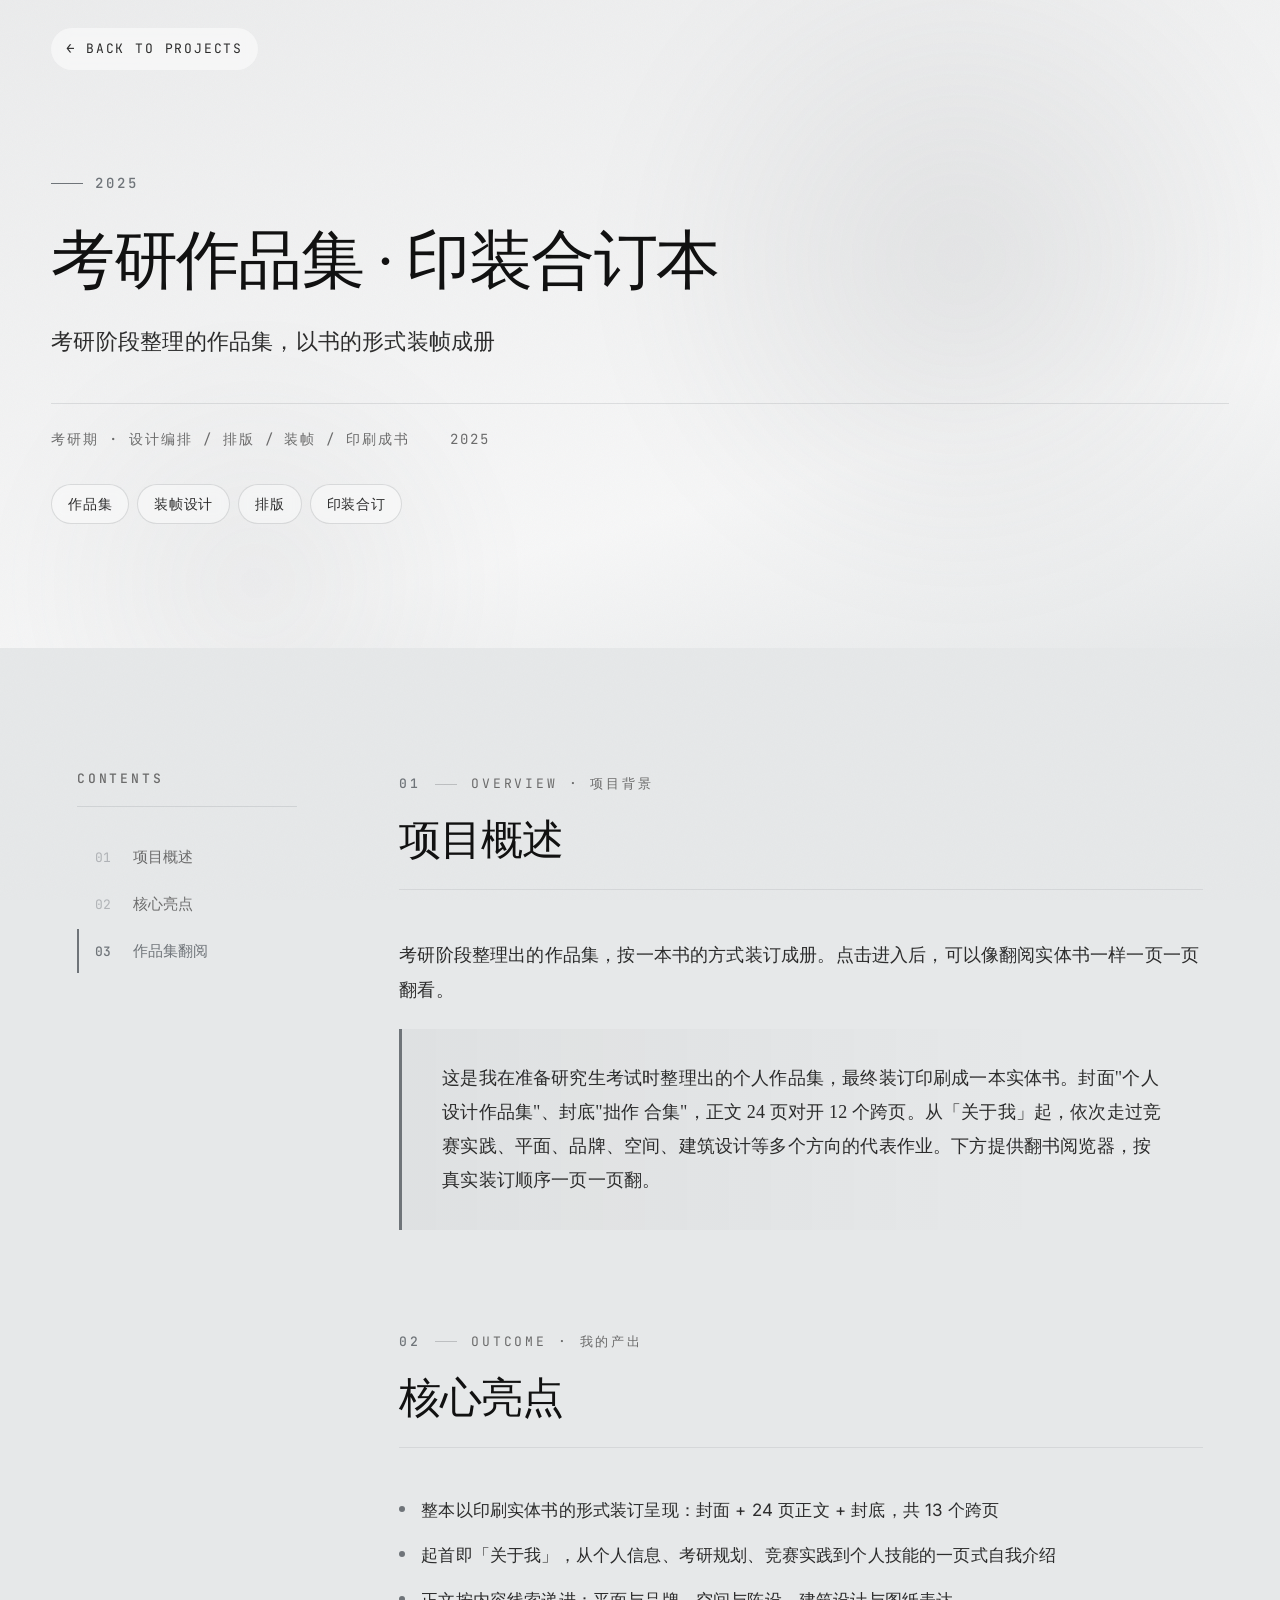
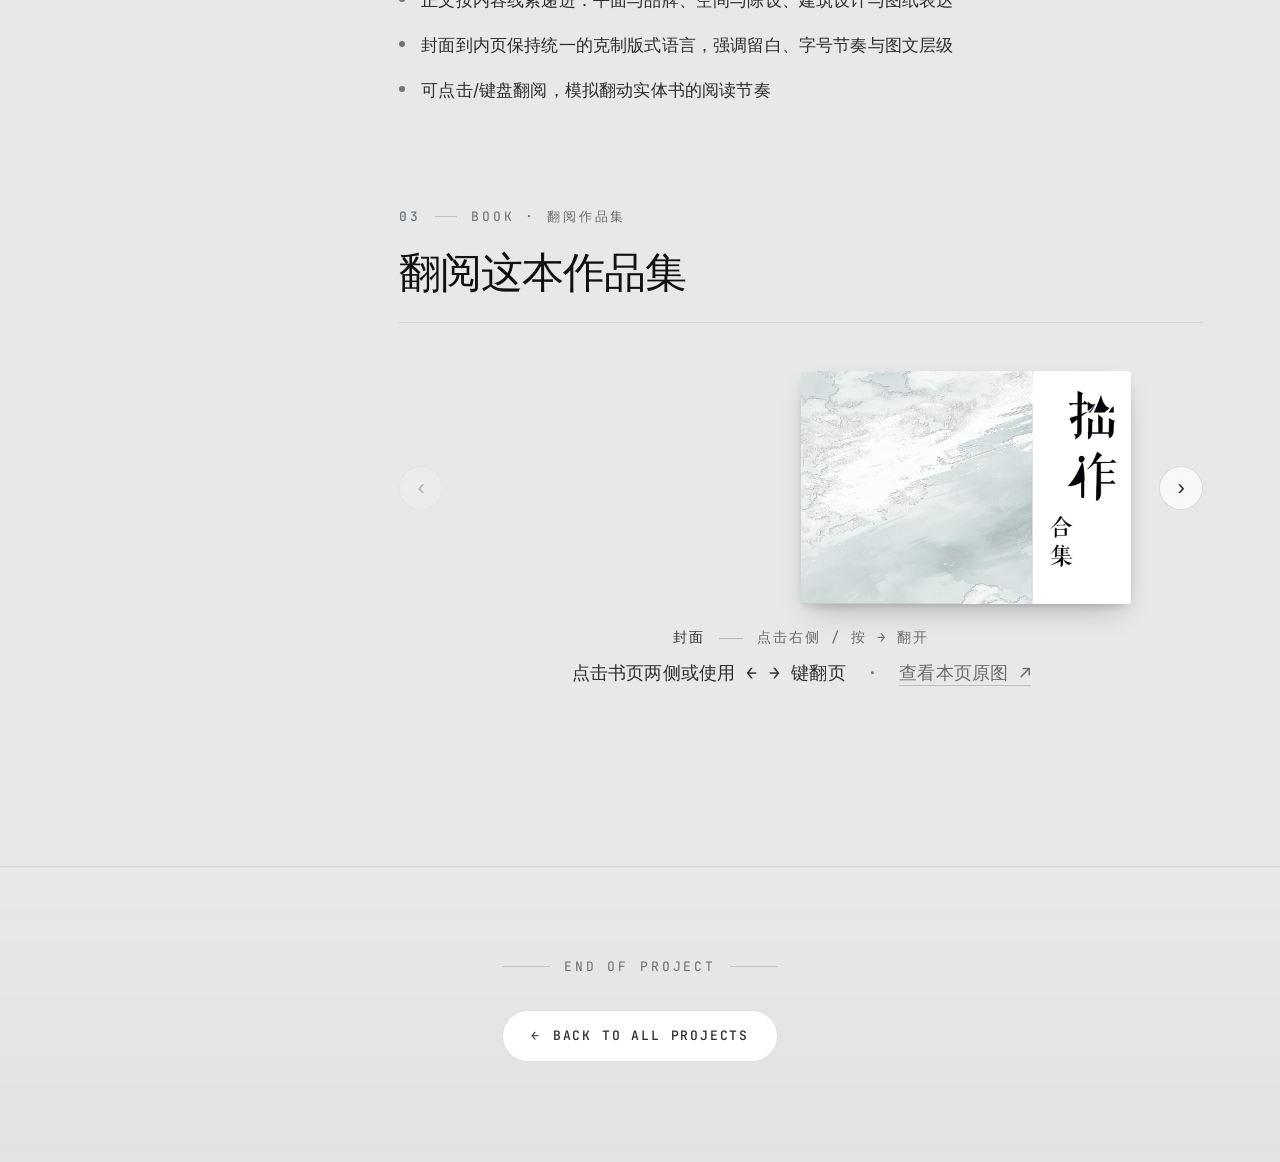
<file: projects/kaoyan-portfolio.html>
<!DOCTYPE html>
<html lang="zh-Hans">
<head>
  <meta charset="UTF-8">
  <meta name="viewport" content="width=device-width, initial-scale=1.0">
  <title id="pageTitle">项目详情 · 刘碧依</title>
  <link rel="stylesheet" href="../assets/css/style.css?v=30">
  <!-- 首次绘制前标记 JS 可用，启用淡入淡出过渡 -->
  <script>document.documentElement.className += ' js';</script>
  <style>
  /* ━━━━━━━━━━━━━━━━━━━━━━━━━━━━━━━━━━━━━━━━━━━
     详情页 v2 — 统一灰绿调，节奏分明
     ━━━━━━━━━━━━━━━━━━━━━━━━━━━━━━━━━━━━━━━━━━━ */

  body { background: var(--project-bg, #fafaf7); }

  /* Hero 区 */
  .detail-hero {
    min-height: 72vh;
    display: flex; align-items: center;
    padding: 120px var(--gutter) 80px;
    background: linear-gradient(165deg,
      color-mix(in srgb, var(--project-accent, #111) 14%, var(--paper)) 0%,
      color-mix(in srgb, var(--project-accent, #111) 6%, var(--paper)) 70%,
      var(--project-bg, #eef2ff) 100%);
    position: relative;
    overflow: hidden;
  }
  .detail-hero::before {
    content: ""; position: absolute;
    top: -20%; right: -10%;
    width: 70%; height: 120%;
    background: radial-gradient(circle, var(--project-accent, #3b6df5) 0%, transparent 60%);
    opacity: 0.13;
    filter: blur(40px);
    pointer-events: none;
  }
  .detail-hero::after {
    content: ""; position: absolute;
    bottom: -30%; left: -5%;
    width: 50%; height: 80%;
    background: radial-gradient(circle, var(--project-accent, #3b6df5) 0%, transparent 65%);
    opacity: 0.08;
    filter: blur(30px);
    pointer-events: none;
  }

  /* 返回按钮 */
  .detail-hero .back {
    position: absolute; top: 28px; left: var(--gutter);
    font-family: var(--mono); font-size: var(--fs-2xs); letter-spacing: var(--ls-wider);
    color: var(--ink-2); text-transform: uppercase;
    display: inline-flex; align-items: center; gap: 10px;
    transition: gap 0.4s var(--ease-out), color 0.3s;
    z-index: 5;
    padding: 8px 14px;
    border: 1px solid transparent;
    border-radius: 999px;
    background: rgba(255,255,255,0.5);
    backdrop-filter: blur(8px);
  }
  .detail-hero .back:hover {
    gap: 14px;
    color: var(--project-accent, var(--ink));
    border-color: color-mix(in srgb, var(--project-accent, #111) 25%, transparent);
    background: rgba(255,255,255,0.75);
  }
  .detail-hero .back::before { content: "←"; font-size: var(--fs-xs); }

  .detail-hero .hero-inner {
    max-width: var(--max); width: 100%;
    margin: 0 auto;
    position: relative;
    z-index: 1;
  }
  .detail-hero .hero-lead { min-width: 0; }

  /* ━━ 像素人格 "L" — 无框探头层 ━━ */
  /* 覆盖在 hero 上，自身不拦截点击，只有小人本体可点 */
  .persona-peek {
    position: absolute;
    inset: 0;
    z-index: 3;
    pointer-events: none;
    overflow: hidden;        /* 让小人从边缘探出/缩回时被裁切 */
  }
  .persona-peek .pp-figure {
    position: absolute;
    left: 0; top: 0;
    width: clamp(120px, 12vw, 176px);
    aspect-ratio: 176 / 224;
    cursor: pointer;
    pointer-events: auto;
    visibility: hidden;   /* 初始隐藏，JS 摆好位置后再显示，避免首帧左上角快闪 */
    filter: drop-shadow(0 6px 16px rgba(16, 185, 129, 0.22)) drop-shadow(0 2px 10px rgba(179, 140, 255, 0.22));
    /* 由 JS 控制 transform：完全退到边缘外（藏）↔ 从边缘探入（露），不用 opacity */
    transform: translate(-9999px, -9999px);
    transition: transform 1.15s cubic-bezier(0.22, 0.7, 0.3, 1);
    transform-origin: 50% 30%;   /* 歪头时绕头部转，自然 */
    will-change: transform;
  }
  .persona-peek .pp-figure:hover { filter: drop-shadow(0 8px 22px rgba(16, 185, 129, 0.42)) drop-shadow(0 2px 12px rgba(179, 140, 255, 0.35)); }
  .persona-peek .pp-figure svg { width: 100%; height: 100%; }

  /* 点击弹出的介绍气泡（像素风） */
  .persona-peek .pp-bubble {
    position: absolute;
    z-index: 4;
    max-width: min(300px, 72vw);
    pointer-events: auto;
    background: linear-gradient(165deg, #161033, #0c0a1c);
    border: 2px solid #10b981;
    border-radius: 4px;
    padding: 18px 20px 16px;
    box-shadow:
      0 0 0 2px rgba(16,185,129,0.18),
      0 18px 44px -16px rgba(16, 185, 129, 0.55);
    opacity: 0;
    transform: translateY(8px) scale(0.96);
    transition: opacity 0.3s var(--ease-out), transform 0.3s var(--ease-out);
  }
  .persona-peek .pp-bubble.in { opacity: 1; transform: none; }
  .persona-peek .pp-bubble .pp-text {
    margin: 0;
    font-family: var(--mono);
    font-size: 13.5px;
    line-height: 1.85;
    letter-spacing: 0.3px;
    color: #d7fbe9;
    white-space: pre-wrap;
    min-height: 1.85em;
  }
  /* 打字机光标 */
  .persona-peek .pp-text::after {
    content: "▌";
    color: #34d399;
    animation: ppCaret 1s steps(2) infinite;
    margin-left: 1px;
  }
  .persona-peek .pp-bubble.done .pp-text::after { display: none; }
  @keyframes ppCaret { 0%,100%{opacity:1} 50%{opacity:0} }
  .persona-peek .pp-close {
    position: absolute;
    top: 6px; right: 8px;
    width: 22px; height: 22px;
    border: none; background: none;
    color: #6ee7b7; font-size: 18px; line-height: 1;
    cursor: pointer; opacity: 0.7;
    transition: opacity 0.2s, transform 0.2s;
  }
  .persona-peek .pp-close:hover { opacity: 1; transform: scale(1.15); }

  @media (prefers-reduced-motion: reduce) {
    .persona-peek .pp-figure { transition: none; }
    .persona-peek .pp-bubble { transition: none; }
    .persona-peek .pp-text::after { animation: none; }
  }

  /* eyebrow */
  .detail-hero .eyebrow {
    display: inline-flex; align-items: center; gap: 12px;
    font-family: var(--mono);
    font-size: var(--fs-xs);
    color: var(--project-accent, var(--muted));
    letter-spacing: var(--ls-widest);
    text-transform: uppercase;
    margin-bottom: 28px;
    font-weight: 500;
  }
  .detail-hero .eyebrow::before {
    content: ""; width: 32px; height: 1px;
    background: var(--project-accent, currentColor);
  }

  .detail-hero h1 {
    font-family: var(--display);
    font-size: clamp(40px, 5.5vw, 64px);
    line-height: 1.15;
    margin: 0 0 24px;
    font-weight: 400;
    letter-spacing: var(--ls-tightest);
    display: flex;
    align-items: center;
    gap: 22px;
    flex-wrap: wrap;
  }
  .detail-hero h1 .project-logo {
    width: clamp(48px, 5.5vw, 68px);
    height: clamp(48px, 5.5vw, 68px);
    flex-shrink: 0;
    display: inline-block;
    transition: transform 0.6s var(--ease-out);
    filter: drop-shadow(0 6px 18px rgba(0,0,0,0.12));
  }
  .detail-hero h1 .project-logo img,
  .detail-hero h1 .project-logo svg {
    width: 100%; height: 100%;
    object-fit: contain;
  }
  .detail-hero h1:hover .project-logo {
    transform: rotate(-8deg) scale(1.06);
  }

  .detail-hero .subtitle {
    font-size: var(--fs-lg);
    color: var(--ink-2);
    line-height: var(--lh-loose);
    margin: 0 0 40px;
    font-weight: 400;
    letter-spacing: var(--ls-base);
    max-width: 900px;
  }

  .detail-hero .meta-line {
    display: flex; gap: 40px; flex-wrap: wrap;
    font-family: var(--mono);
    font-size: var(--fs-xs);
    color: var(--muted);
    letter-spacing: var(--ls-wider);
    text-transform: uppercase;
    font-weight: 400;
    padding-top: 24px;
    border-top: 1px solid color-mix(in srgb, var(--project-accent, #111) 18%, transparent);
  }

  .detail-hero .tags {
    display: flex; flex-wrap: wrap; gap: 8px;
    margin-top: 32px;
  }
  .detail-hero .tag {
    padding: 7px 16px;
    border: 1px solid color-mix(in srgb, var(--project-accent, #111) 22%, transparent);
    border-radius: 999px;
    font-size: var(--fs-xs);
    color: var(--ink-2);
    letter-spacing: var(--ls-wide);
    background: rgba(255,255,255,0.4);
    backdrop-filter: blur(6px);
    transition: all 0.3s var(--ease-out);
  }
  .detail-hero .tag:hover {
    border-color: var(--project-accent, var(--ink));
    color: var(--project-accent, var(--ink));
    background: rgba(255,255,255,0.7);
  }

  /* ━━ 内容容器（左侧导航 + 主内容两栏布局）━━ */
  .detail-content-wrap {
    max-width: 1680px;
    margin: 0 auto;
    padding: 120px clamp(40px, 6vw, 96px) 80px;
    display: grid;
    grid-template-columns: 220px 1fr;
    gap: clamp(64px, 8vw, 140px);
    align-items: start;
  }
  @media (max-width: 1024px) {
    .detail-content-wrap {
      grid-template-columns: 1fr;
      gap: 0;
      padding: 80px var(--gutter) 64px;
    }
  }

  /* 左侧快速导航（粘性，去掉竖线，更轻盈）*/
  .side-nav {
    position: sticky;
    top: 100px;
    padding: 0;
    border: none;
  }
  @media (max-width: 1024px) {
    .side-nav { display: none; }
  }
  .side-nav .side-title {
    font-family: var(--mono);
    font-size: var(--fs-2xs);
    letter-spacing: var(--ls-widest);
    text-transform: uppercase;
    color: var(--muted);
    margin: 0 0 28px;
    padding: 0 0 16px;
    border-bottom: 1px solid color-mix(in srgb, var(--project-accent, #111) 18%, transparent);
    font-weight: 500;
  }
  .side-nav ul {
    list-style: none;
    padding: 0;
    margin: 0;
    display: flex;
    flex-direction: column;
    gap: 4px;
  }
  .side-nav li { margin: 0; }
  .side-nav a {
    display: flex;
    align-items: baseline;
    gap: 14px;
    padding: 11px 0 11px 16px;
    font-size: var(--fs-sm);
    color: var(--muted);
    transition: all 0.35s var(--ease-out);
    position: relative;
    line-height: 1.4;
    border-left: 2px solid transparent;
  }
  .side-nav a::before {
    content: attr(data-num);
    font-family: var(--mono);
    font-size: var(--fs-2xs);
    color: color-mix(in srgb, var(--project-accent, #111) 45%, transparent);
    letter-spacing: var(--ls-wide);
    flex-shrink: 0;
    width: 24px;
    transition: color 0.3s;
  }
  .side-nav a:hover {
    color: var(--ink);
    border-left-color: color-mix(in srgb, var(--project-accent, #111) 35%, transparent);
  }
  .side-nav a:hover::before {
    color: var(--project-accent, var(--ink));
  }
  .side-nav a.active {
    color: var(--project-accent, var(--ink));
    border-left-color: var(--project-accent, var(--ink));
    font-weight: 500;
  }
  .side-nav a.active::before {
    color: var(--project-accent, var(--ink));
    font-weight: 500;
  }

  /* 主内容区 */
  .detail-content {
    max-width: none;
    margin: 0;
    padding: 0;
  }
  .detail-content section {
    margin-bottom: 96px;
    position: relative;
    scroll-margin-top: 120px;
  }
  .detail-content section:last-child { margin-bottom: 0; }

  /* 区块标题：杂志式纵排 —— 顶行小字（序号 — eyebrow），下面大字主标题 */
  .section-head {
    margin: 0 0 48px;
    padding-bottom: 24px;
    border-bottom: 1px solid color-mix(in srgb, var(--project-accent, #111) 14%, transparent);
    position: relative;
  }
  .section-head .section-meta {
    display: inline-flex;
    align-items: center;
    gap: 14px;
    font-family: var(--mono);
    font-size: var(--fs-2xs);
    letter-spacing: var(--ls-widest);
    text-transform: uppercase;
    font-weight: 500;
    margin: 0 0 20px;
  }
  .section-head .section-num {
    color: var(--project-accent, var(--ink));
    font-weight: 500;
  }
  .section-head .section-meta::before {
    content: "—";
    color: color-mix(in srgb, var(--project-accent, #111) 35%, var(--muted));
    font-weight: 300;
    display: none; /* 用 gap 控制就够了，分隔符不需要 */
  }
  .section-head .section-divider {
    display: inline-block;
    width: 22px;
    height: 1px;
    background: color-mix(in srgb, var(--project-accent, #111) 35%, transparent);
  }
  .section-head .section-eyebrow {
    color: var(--muted);
    font-weight: 400;
  }
  .section-head h2 {
    font-family: var(--display);
    font-size: clamp(30px, 3.8vw, 42px);
    margin: 0;
    font-weight: 400;
    letter-spacing: var(--ls-tightest);
    line-height: var(--lh-tight);
    color: var(--ink);
  }

  /* 旧 h2 样式（兼容） */
  .detail-content h2:not(.section-head h2) {
    font-family: var(--display);
    font-size: clamp(28px, 3.6vw, 38px);
    margin: 0 0 36px;
    font-weight: 400;
    letter-spacing: var(--ls-tightest);
    line-height: var(--lh-tight);
  }
  .detail-content p {
    font-size: var(--fs-md);
    line-height: var(--lh-loose);
    color: var(--ink-2);
    margin: 0 0 22px;
    font-weight: 400;
    letter-spacing: var(--ls-base);
    max-width: none;
  }
  .detail-content ul:not(.flow-list) {
    list-style: none; padding: 0; margin: 0;
    display: flex; flex-direction: column; gap: 16px;
  }
  .detail-content ul:not(.flow-list) li {
    display: flex; gap: 16px;
    font-size: var(--fs-base);
    line-height: var(--lh-base);
    color: var(--ink-2);
    font-weight: 400;
    letter-spacing: var(--ls-base);
  }
  .detail-content ul:not(.flow-list) li::before {
    content: "";
    width: 6px; height: 6px;
    margin-top: 10px;
    border-radius: 50%;
    background: var(--project-accent, var(--ink));
    flex-shrink: 0;
  }

  /* Intro 引述 */
  .intro-text {
    font-family: var(--display);
    font-size: var(--fs-xl);
    line-height: 1.55;
    color: var(--ink);
    margin: 32px 0 0;
    padding: 32px 40px;
    border-left: 3px solid var(--project-accent, var(--ink));
    background: linear-gradient(90deg,
      color-mix(in srgb, var(--project-accent, #111) 6%, transparent),
      transparent 80%);
    font-weight: 400;
    border-radius: 0 8px 8px 0;
    max-width: none;
  }

  /* 双列 */
  .two-col {
    display: grid;
    grid-template-columns: 1fr 1fr;
    gap: 56px;
  }
  @media (max-width: 800px) {
    .two-col { grid-template-columns: 1fr; gap: 40px; }
  }
  /* 双列：用户 + 痛点 */
  .info-block h3 {
    font-family: var(--display);
    font-size: var(--fs-lg);
    margin: 0 0 24px;
    font-weight: 500;
    letter-spacing: var(--ls-tight);
    line-height: var(--lh-tight);
    padding-bottom: 14px;
    border-bottom: 1px solid color-mix(in srgb, var(--project-accent, #111) 22%, transparent);
    color: var(--ink);
    position: relative;
  }
  .info-block h3::before {
    content: "";
    position: absolute;
    left: 0; bottom: -1px;
    width: 40px; height: 2px;
    background: var(--project-accent, var(--ink));
  }

  /* 功能矩阵 */
  .feature-grid {
    display: grid;
    grid-template-columns: repeat(auto-fit, minmax(280px, 1fr));
    gap: 20px;
  }
  /* 当恰好有3个卡片时，强制3列 */
  .feature-grid:has(.feature-card:nth-child(3):last-child) {
    grid-template-columns: repeat(3, 1fr);
  }
  @media (max-width: 1000px) {
    .feature-grid { grid-template-columns: repeat(2, 1fr) !important; }
  }
  @media (max-width: 600px) {
    .feature-grid { grid-template-columns: 1fr !important; }
  }
  .feature-card {
    padding: 28px 26px;
    border: 1px solid color-mix(in srgb, var(--project-accent, #111) 12%, transparent);
    border-radius: 10px;
    background: linear-gradient(135deg,
      color-mix(in srgb, var(--project-accent, #111) 3%, var(--paper)),
      var(--paper));
    transition: transform 0.5s var(--ease-out), border-color 0.5s, box-shadow 0.5s, background 0.5s;
  }
  .feature-card:hover {
    transform: translateY(-4px);
    border-color: color-mix(in srgb, var(--project-accent, #111) 40%, transparent);
    box-shadow: 0 12px 32px color-mix(in srgb, var(--project-accent, #111) 12%, transparent);
    background: var(--paper);
  }
  .feature-card h4 {
    font-family: var(--display);
    font-size: var(--fs-md);
    font-weight: 500;
    margin: 0 0 10px;
    color: var(--ink);
    letter-spacing: var(--ls-tight);
  }
  .feature-card p {
    margin: 0;
    font-size: var(--fs-sm);
    line-height: var(--lh-base);
    color: var(--muted);
    letter-spacing: var(--ls-base);
  }

  /* 流程列表 */
  .flow-list {
    list-style: none;
    padding: 0;
    margin: 0;
    counter-reset: flow-counter;
    display: flex;
    flex-direction: column;
    gap: 10px;
  }
  .flow-list li {
    counter-increment: flow-counter;
    display: grid;
    grid-template-columns: 56px 1fr;
    gap: 24px;
    align-items: center;
    padding: 20px 26px;
    background: rgba(255,255,255,0.55);
    border: 1px solid color-mix(in srgb, var(--project-accent, #111) 10%, transparent);
    border-radius: 8px;
    transition: all 0.4s var(--ease-out);
    font-size: var(--fs-base);
    line-height: var(--lh-snug);
    color: var(--ink-2);
    letter-spacing: var(--ls-base);
  }
  .flow-list li::before {
    content: counter(flow-counter, decimal-leading-zero);
    font-family: var(--mono);
    font-size: var(--fs-sm);
    color: var(--project-accent, var(--muted));
    font-weight: 500;
    text-align: center;
    padding: 6px 0;
    border: 1px solid color-mix(in srgb, var(--project-accent, #111) 28%, transparent);
    border-radius: 6px;
    background: rgba(255,255,255,0.7);
    transition: all 0.4s var(--ease-out);
  }
  .flow-list li:hover {
    border-color: color-mix(in srgb, var(--project-accent, #111) 35%, transparent);
    background: rgba(255,255,255,0.92);
    transform: translateX(4px);
  }
  .flow-list li:hover::before {
    background: var(--project-accent, var(--ink));
    color: #fff;
    border-color: var(--project-accent, var(--ink));
  }

  /* 技术栈 */
  .tech-strip {
    display: flex;
    flex-wrap: wrap;
    gap: 10px;
  }
  .tech-chip {
    padding: 8px 18px;
    background: rgba(255,255,255,0.55);
    border: 1px solid color-mix(in srgb, var(--project-accent, #111) 16%, transparent);
    border-radius: 999px;
    font-size: var(--fs-sm);
    color: var(--ink-2);
    font-family: var(--mono);
    letter-spacing: var(--ls-wide);
    transition: all 0.35s var(--ease-out);
  }
  .tech-chip:hover {
    border-color: var(--project-accent, var(--ink));
    color: var(--project-accent, var(--ink));
    background: rgba(255,255,255,0.9);
    transform: translateY(-2px);
  }

  /* iframe 预览 */
  .demo-preview-wrap {
    margin: 0;
    position: relative;
    border-radius: 14px;
    overflow: hidden;
    border: 1px solid color-mix(in srgb, var(--project-accent, #111) 22%, transparent);
    background: var(--paper);
    box-shadow: 0 12px 40px color-mix(in srgb, var(--project-accent, #111) 12%, transparent);
  }
  .demo-frame-bar {
    display: flex; align-items: center; gap: 12px;
    padding: 14px 20px;
    background: color-mix(in srgb, var(--project-accent, #111) 6%, var(--paper));
    border-bottom: 1px solid color-mix(in srgb, var(--project-accent, #111) 12%, transparent);
    font-family: var(--mono);
    font-size: var(--fs-xs);
    color: var(--muted);
    letter-spacing: var(--ls-wide);
  }
  .demo-frame-dots { display: inline-flex; gap: 7px; }
  .demo-frame-dots span {
    width: 11px; height: 11px;
    border-radius: 50%;
  }
  .demo-frame-dots span:nth-child(1) { background: #ff6058; }
  .demo-frame-dots span:nth-child(2) { background: #ffbc2f; }
  .demo-frame-dots span:nth-child(3) { background: #29c63b; }
  .demo-frame-url {
    flex: 1;
    text-align: center;
    overflow: hidden;
    text-overflow: ellipsis;
    white-space: nowrap;
    color: var(--ink-2);
  }
  iframe.demo-embed {
    width: 100%;
    height: clamp(580px, 80vh, 920px);
    border: none;
    display: block;
    background: var(--paper);
  }
  /* ━━ Demo 提示（已被 demo-cta 整合，保留兼容样式但默认隐藏）━━ */
  .demo-preview-note {
    display: none;
  }

  /* ━━ Demo CTA：左侧文案 + 右侧按钮，整合「实时预览说明 + 新窗口跳转」━━ */
  .demo-cta {
    margin: 48px 0 0;
    padding: 40px 44px;
    background: linear-gradient(135deg,
      color-mix(in srgb, var(--project-accent, #111) 9%, var(--paper)),
      color-mix(in srgb, var(--project-accent, #111) 3%, var(--paper)));
    border: 1px solid color-mix(in srgb, var(--project-accent, #111) 18%, transparent);
    border-radius: 16px;
    display: flex;
    align-items: center;
    justify-content: space-between;
    gap: 32px;
    position: relative;
    overflow: hidden;
    transition: border-color 0.4s var(--ease-out), box-shadow 0.4s var(--ease-out);
  }
  .demo-cta:hover {
    border-color: color-mix(in srgb, var(--project-accent, #111) 35%, transparent);
    box-shadow: 0 18px 40px -24px color-mix(in srgb, var(--project-accent, #111) 60%, transparent);
  }
  .demo-cta::before {
    content: "";
    position: absolute;
    top: -50%; right: -10%;
    width: 320px; height: 320px;
    background: radial-gradient(circle, var(--project-accent, #111) 0%, transparent 65%);
    opacity: 0.08;
    pointer-events: none;
    filter: blur(20px);
    transition: opacity 0.4s;
  }
  .demo-cta:hover::before {
    opacity: 0.14;
  }
  .demo-cta > * { position: relative; z-index: 1; }

  .demo-cta-text {
    flex: 1;
    min-width: 0;
    display: flex;
    align-items: flex-start;
    gap: 20px;
  }
  .demo-cta-icon {
    flex-shrink: 0;
    width: 44px; height: 44px;
    border-radius: 50%;
    background: var(--paper);
    border: 1px solid color-mix(in srgb, var(--project-accent, #111) 25%, transparent);
    display: flex;
    align-items: center;
    justify-content: center;
    color: var(--project-accent, var(--ink));
    font-size: 18px;
    line-height: 1;
    transition: transform 0.4s var(--ease-out), background 0.4s;
  }
  .demo-cta:hover .demo-cta-icon {
    transform: rotate(-6deg) scale(1.06);
    background: color-mix(in srgb, var(--project-accent, #111) 10%, var(--paper));
  }
  .demo-cta-copy h3 {
    font-family: var(--display);
    font-size: var(--fs-xl);
    margin: 0 0 6px;
    font-weight: 500;
    letter-spacing: var(--ls-tight);
    line-height: var(--lh-tight);
    color: var(--ink);
  }
  .demo-cta-copy p {
    margin: 0;
    font-size: var(--fs-sm);
    color: var(--ink-2);
    line-height: var(--lh-base);
    letter-spacing: var(--ls-base);
  }

  .demo-cta .btn {
    display: inline-flex;
    align-items: center;
    gap: 12px;
    padding: 14px 26px;
    border-radius: 999px;
    background: var(--project-accent, var(--ink));
    color: var(--paper);
    font-family: var(--mono);
    font-size: var(--fs-xs);
    font-weight: 500;
    letter-spacing: var(--ls-wide);
    text-transform: uppercase;
    transition: transform 0.3s var(--ease-out), box-shadow 0.3s, gap 0.3s var(--ease-out);
    flex-shrink: 0;
    white-space: nowrap;
    box-shadow: 0 4px 14px -4px color-mix(in srgb, var(--project-accent, #111) 50%, transparent);
  }
  .demo-cta .btn:hover {
    transform: translateY(-2px);
    gap: 16px;
    box-shadow: 0 10px 24px -6px color-mix(in srgb, var(--project-accent, #111) 60%, transparent);
  }

  @media (max-width: 768px) {
    .demo-cta {
      flex-direction: column;
      align-items: stretch;
      gap: 24px;
      padding: 32px 28px;
    }
    .demo-cta .btn {
      justify-content: center;
    }
  }

  /* 返回链接 */
  /* ━━ 返回链接（独立全宽区，整页居中）━━ */
  .back-bottom {
    width: 100%;
    padding: 80px var(--gutter) 100px;
    text-align: center;
    border-top: 1px solid color-mix(in srgb, var(--project-accent, #111) 12%, transparent);
    background: linear-gradient(180deg,
      transparent 0%,
      color-mix(in srgb, var(--project-accent, #111) 4%, transparent) 100%);
    position: relative;
  }
  .back-bottom .end-mark {
    display: inline-flex;
    align-items: center;
    gap: 14px;
    font-family: var(--mono);
    font-size: var(--fs-2xs);
    letter-spacing: var(--ls-widest);
    text-transform: uppercase;
    color: var(--muted);
    margin-bottom: 32px;
  }
  .back-bottom .end-mark::before,
  .back-bottom .end-mark::after {
    content: "";
    width: 48px; height: 1px;
    background: color-mix(in srgb, var(--project-accent, #111) 30%, transparent);
  }
  .back-bottom a {
    display: inline-flex;
    align-items: center;
    gap: 12px;
    font-family: var(--mono);
    font-size: var(--fs-2xs);
    letter-spacing: var(--ls-wider);
    text-transform: uppercase;
    color: var(--ink-2);
    padding: 14px 28px;
    border: 1px solid color-mix(in srgb, var(--project-accent, #111) 22%, transparent);
    border-radius: 999px;
    transition: all 0.4s var(--ease-out);
    background: var(--paper);
    font-weight: 500;
  }
  .back-bottom a:hover {
    color: var(--project-accent, var(--ink));
    border-color: var(--project-accent, var(--ink));
    gap: 18px;
    transform: translateY(-2px);
    box-shadow: 0 8px 24px -8px color-mix(in srgb, var(--project-accent, #111) 50%, transparent);
  }
  .back-bottom .arrow-left {
    transition: transform 0.4s var(--ease-out);
    display: inline-block;
  }
  .back-bottom a:hover .arrow-left {
    transform: translateX(-4px);
  }

  /* ━━ 翻书阅览器（仅有 book 的项目使用）━━ */
  .book-viewer {
    position: relative;
    display: grid;
    grid-template-columns: auto 1fr auto;
    align-items: center;
    gap: clamp(12px, 2.5vw, 28px);
    margin: 0 auto;
    max-width: 980px;
  }
  /* 舞台：始终保持跨页比例（2000:707）不变，翻页不会出现尺寸跳跃。
     舞台本身完全透明 —— 只有"真正显示图的那一半"才有纸色 + 阴影，
     另一半看到外面的网页背景，不会留出一个白色空框。 */
  .book-stage {
    position: relative;
    margin: 0 auto;
    aspect-ratio: 2000 / 707;
    width: 100%;
    max-width: 100%;
    background: transparent;
    user-select: none;
    cursor: pointer;
    overflow: visible;            /* 让阴影能溢出，不需要矩形外框 */
  }
  /* 装订线：仅在摊开（正文跨页）时显示 */
  .book-gutter {
    position: absolute; top: 0; bottom: 0; left: 50%;
    width: 22px; transform: translateX(-50%);
    background: linear-gradient(90deg, transparent, rgba(40,40,36,0.16) 35%, rgba(40,40,36,0.22) 50%, rgba(40,40,36,0.16) 65%, transparent);
    pointer-events: none;
    opacity: 0;
    transition: opacity 0.45s var(--ease-out);
  }
  .book-stage[data-active="spread"] .book-gutter { opacity: 1; }
  /* 下方接地阴影 —— 现在阴影直接画在每张图上了，这里隐藏避免出现矩形外框 */
  .book-shadow { display: none; }
  /* 书页图：图本身带阴影 + 圆角，舞台透明，所以另一半看到的是网页背景而不是白框 */
  .book-page {
    position: absolute;
    top: 0; height: 100%;
    background: transparent;
    display: block;
    opacity: 0;
    transition: opacity 0.4s ease-in-out;
    pointer-events: none;
    border-radius: 3px;
    box-shadow:
      0 14px 28px -10px rgba(40, 40, 36, 0.28),
      0 4px 10px -4px rgba(40, 40, 36, 0.22);
  }
  /* 正文跨页：填满整个舞台 */
  .book-page[data-role="spread"] {
    left: 0; width: 100%;
    object-fit: fill;
  }
  /* 封面：1000:707，放在舞台右半位置；左半透明（看见网页背景），不留白框 */
  .book-page[data-role="cover-front"] {
    right: 0; left: auto; width: 50%;
    object-fit: fill;
  }
  /* 封底：1000:707，放在舞台左半位置；右半透明 */
  .book-page[data-role="cover-back"] {
    left: 0; width: 50%;
    object-fit: fill;
  }
  @media (prefers-reduced-motion: reduce) {
    .book-page { transition: none; }
  }

  /* 左右翻页按钮 */
  .book-nav {
    width: 44px; height: 44px;
    border-radius: 50%;
    border: 1px solid color-mix(in srgb, var(--project-accent, #5b5b62) 22%, transparent);
    background: rgba(255,255,255,0.7);
    backdrop-filter: blur(6px);
    color: var(--ink-2);
    font-size: 22px;
    line-height: 1;
    cursor: pointer;
    display: inline-flex; align-items: center; justify-content: center;
    transition: all 0.3s var(--ease-out);
    flex-shrink: 0;
  }
  .book-nav:hover:not(:disabled) {
    background: var(--paper);
    border-color: var(--project-accent, var(--ink));
    color: var(--project-accent, var(--ink));
    transform: scale(1.06);
  }
  .book-nav:disabled { opacity: 0.28; cursor: default; }

  /* 元数据：页码 + 跨页标签 */
  .book-meta {
    display: flex; align-items: center; justify-content: center;
    gap: 14px; margin: 22px 0 6px;
    font-family: var(--mono);
    font-size: var(--fs-xs);
    letter-spacing: var(--ls-wider);
    text-transform: uppercase;
    color: var(--muted);
  }
  .book-meta .book-pages { color: var(--ink-2); font-weight: 500; }
  .book-meta .book-divider { width: 24px; height: 1px; background: currentColor; opacity: 0.4; }
  .book-hint {
    text-align: center;
    font-family: var(--mono);
    font-size: var(--fs-2xs);
    letter-spacing: var(--ls-wider);
    color: var(--muted-2);
    margin: 4px 0 0;
  }
  .book-hint-sep {
    margin: 0 10px;
    opacity: 0.6;
  }
  .book-full-link {
    color: var(--muted);
    border-bottom: 1px solid color-mix(in srgb, var(--muted) 35%, transparent);
    padding-bottom: 1px;
    transition: color 0.25s, border-color 0.25s;
  }
  .book-full-link:hover {
    color: var(--ink);
    border-bottom-color: var(--ink);
  }

  /* 鼠标悬停时给出方向提示（合上态用左→翻开/右→翻页） */
  .book-stage { cursor: pointer; }

  @media (max-width: 720px) {
    .book-nav { width: 38px; height: 38px; font-size: 18px; }
    .book-viewer { gap: 8px; }
  }

  </style>
</head>
<body>

<div class="grain"></div>

<section class="detail-hero" id="detailHero">
  <a href="../main.html#projects" class="back">Back to projects</a>
  <div class="hero-inner">
    <div class="hero-lead">
      <div class="eyebrow" id="projectEyebrow">Project</div>
      <h1 id="projectTitle">
        <span class="project-logo" id="projectLogo" style="display:none"></span>
        <span id="projectTitleText"></span>
      </h1>
      <p class="subtitle" id="projectSubtitle"></p>
      <div class="meta-line">
        <span id="projectRole"></span>
        <span id="projectYear"></span>
      </div>
      <div class="tags" id="projectTags"></div>
    </div>
  </div>

  <!-- 像素人格 "L"：无框，从 hero 紫色区不同位置好奇地探出来观察来访者；点击弹出介绍 -->
  <div class="persona-peek" id="personaPeek" hidden aria-hidden="true">
    <div class="pp-figure" id="personaMover" role="button" tabindex="0" aria-label="刘碧依的像素人格 L，点击查看介绍"></div>
    <div class="pp-bubble" id="personaBubble" hidden>
      <button class="pp-close" id="personaBubbleClose" aria-label="关闭">×</button>
      <p class="pp-text" id="personaBubbleText"></p>
    </div>
  </div>
</section>

<div class="detail-content-wrap">

  <!-- 左侧快速导航（粘性） -->
  <aside class="side-nav" id="sideNav">
    <div class="side-title">Contents</div>
    <ul id="sideNavList">
      <!-- JS 注入：根据可见 section 生成 -->
    </ul>
  </aside>

  <!-- 主内容区 -->
  <article class="detail-content">

  <section id="sec-overview" data-nav="项目概述">
    <header class="section-head">
      <div class="section-meta">
        <span class="section-num">01</span>
        <span class="section-divider"></span>
        <span class="section-eyebrow">Overview · 项目背景</span>
      </div>
      <h2>项目概述</h2>
    </header>
    <p id="projectSummary"></p>
    <div id="introWrap" style="display:none">
      <p class="intro-text" id="projectIntro"></p>
    </div>
  </section>

  <section id="userPainSection" data-nav="用户与痛点" style="display:none">
    <header class="section-head">
      <div class="section-meta">
        <span class="section-num">02</span>
        <span class="section-divider"></span>
        <span class="section-eyebrow">Users · Pain Points</span>
      </div>
      <h2>用户与痛点</h2>
    </header>
    <div class="two-col">
      <div class="info-block" id="targetUsersBlock">
        <h3>目标用户</h3>
        <ul id="targetUsersList"></ul>
      </div>
      <div class="info-block" id="painPointsBlock">
        <h3>核心痛点</h3>
        <ul id="painPointsList"></ul>
      </div>
    </div>
  </section>

  <section id="featuresSection" data-nav="核心功能" style="display:none">
    <header class="section-head">
      <div class="section-meta">
        <span class="section-num">03</span>
        <span class="section-divider"></span>
        <span class="section-eyebrow">Features · 怎么解</span>
      </div>
      <h2>核心功能</h2>
    </header>
    <div class="feature-grid" id="featuresGrid"></div>
  </section>

  <section id="innovationsSection" data-nav="创新点" style="display:none">
    <header class="section-head">
      <div class="section-meta">
        <span class="section-num">04</span>
        <span class="section-divider"></span>
        <span class="section-eyebrow">Innovations · 不同之处</span>
      </div>
      <h2>创新点</h2>
    </header>
    <ul id="innovationsList"></ul>
  </section>

  <section id="flowSection" data-nav="演示流程" style="display:none">
    <header class="section-head">
      <div class="section-meta">
        <span class="section-num">05</span>
        <span class="section-divider"></span>
        <span class="section-eyebrow">Flow · 怎么用</span>
      </div>
      <h2>演示流程</h2>
    </header>
    <ol class="flow-list" id="flowList"></ol>
  </section>

  <section id="techSection" data-nav="技术栈" style="display:none">
    <header class="section-head">
      <div class="section-meta">
        <span class="section-num">06</span>
        <span class="section-divider"></span>
        <span class="section-eyebrow">Stack · 用什么做</span>
      </div>
      <h2>技术栈</h2>
    </header>
    <div class="tech-strip" id="techStrip"></div>
  </section>

  <section id="sec-highlights" data-nav="核心亮点">
    <header class="section-head">
      <div class="section-meta">
        <span class="section-num">07</span>
        <span class="section-divider"></span>
        <span class="section-eyebrow">Outcome · 我的产出</span>
      </div>
      <h2>核心亮点</h2>
    </header>
    <ul id="projectHighlights"></ul>
  </section>

  <section id="bookSection" data-nav="作品集翻阅" style="display:none">
    <header class="section-head">
      <div class="section-meta">
        <span class="section-num">08</span>
        <span class="section-divider"></span>
        <span class="section-eyebrow">Book · 翻阅作品集</span>
      </div>
      <h2>翻阅这本作品集</h2>
    </header>
    <div class="book-viewer" id="bookViewer">
      <button class="book-nav book-prev" id="bookPrev" aria-label="上一页">‹</button>
      <!-- 舞台尺寸由 JS 根据 state(closed/open) 切换：合上=单页比例，摊开=跨页比例 -->
      <div class="book-stage" id="bookStage" data-active="front">
        <!-- 两层图：A 显示当前页，B 用于翻页过渡。CSS 控制可见性，不靠 inline opacity -->
        <img class="book-page" id="bookPageA" alt="作品集跨页" draggable="false">
        <img class="book-page is-back" id="bookPageB" alt="" aria-hidden="true" draggable="false">
        <div class="book-gutter" aria-hidden="true"></div>
        <div class="book-shadow" aria-hidden="true"></div>
      </div>
      <button class="book-nav book-next" id="bookNext" aria-label="下一页">›</button>
    </div>
    <div class="book-meta">
      <span class="book-pages" id="bookPages">封面</span>
      <span class="book-divider"></span>
      <span class="book-label" id="bookLabel">点击右侧翻开</span>
    </div>
    <p class="book-hint">
      点击书页两侧或使用 ← → 键翻页
      <span class="book-hint-sep">·</span>
      <a id="bookFullLink" class="book-full-link" href="#" target="_blank" rel="noopener">查看本页原图 <span aria-hidden="true">↗</span></a>
    </p>
  </section>

  <section id="demoSection" data-nav="在线体验" style="display:none">
    <header class="section-head">
      <div class="section-meta">
        <span class="section-num">08</span>
        <span class="section-divider"></span>
        <span class="section-eyebrow">Demo · 在线体验</span>
      </div>
      <h2>立即体验</h2>
    </header>
    <div id="demoPreviewWrap" class="demo-preview-wrap" style="display:none">
      <div class="demo-frame-bar">
        <div class="demo-frame-dots"><span></span><span></span><span></span></div>
        <div class="demo-frame-url" id="demoFrameUrl"></div>
      </div>
      <iframe class="demo-embed" id="demoEmbed" loading="lazy" sandbox="allow-scripts allow-same-origin allow-forms allow-popups"></iframe>
    </div>
    <p id="demoPreviewNote" class="demo-preview-note" style="display:none"></p>
    <div class="demo-cta">
      <div class="demo-cta-text">
        <div class="demo-cta-icon">↗</div>
        <div class="demo-cta-copy">
          <h3>在新窗口体验完整版</h3>
          <p id="demoCtaDesc">上方为项目实时预览，可直接在框内交互。点击右侧按钮可在新窗口全屏体验，获得完整尺寸与交互</p>
        </div>
      </div>
      <a class="btn" id="demoLink" target="_blank" rel="noopener">
        <span id="demoLabel">进入 Demo</span><span>→</span>
      </a>
    </div>
  </section>

</article>
</div>

<!-- 返回链接：独立全宽页脚，整页居中 -->
<footer class="back-bottom">
  <div class="end-mark">End of project</div>
  <div>
    <a href="../main.html#projects">
      <span class="arrow-left">←</span>
      <span>Back to all projects</span>
    </a>
  </div>
</footer>

<script src="../data/projects.js?v=final-tight2026"></script>
<script>
;(function(){
'use strict';
// 入场淡入：尽早、独立触发，确保即使项目未找到也不会把页面留在隐身态
(function revealEarly(){
  function show(){ document.body.classList.add('page-ready'); }
  requestAnimationFrame(function(){ requestAnimationFrame(show); });
  window.addEventListener('load', show);
  setTimeout(show, 1200);
})();
var path = window.location.pathname;
var match = path.match(/projects\/(.+)\.html/);
if (!match) {
  document.getElementById('projectTitleText').textContent = '项目未找到';
  return;
}
var projectId = match[1];
var projects = window.PORTFOLIO_PROJECTS || [];
var project = projects.find(function(p){ return p.id === projectId; });
if (!project) {
  document.getElementById('projectTitleText').textContent = '项目不存在（id: ' + projectId + '）';
  return;
}

document.getElementById('pageTitle').textContent = project.title + ' · 刘碧依';
document.getElementById('projectTitleText').textContent = project.title;
document.getElementById('projectSubtitle').textContent = project.subtitle;
document.getElementById('projectRole').textContent = project.role;
document.getElementById('projectYear').textContent = project.year;
document.getElementById('projectSummary').textContent = project.summary;

// eyebrow（用 year 或 role 第一段）
var eyebrowText = project.year || 'Project';
document.getElementById('projectEyebrow').textContent = eyebrowText;

// Logo
if (project.logo) {
  var logoSpan = document.getElementById('projectLogo');
  var img = document.createElement('img');
  img.setAttribute('src', '../' + project.logo);
  img.setAttribute('alt', project.title + ' logo');
  logoSpan.appendChild(img);
  logoSpan.style.display = 'inline-block';
}

if (project.intro) {
  document.getElementById('introWrap').style.display = 'block';
  document.getElementById('projectIntro').textContent = project.intro;
}

(project.tags || []).forEach(function(t){
  var sp = document.createElement('span');
  sp.className = 'tag'; sp.textContent = t;
  document.getElementById('projectTags').appendChild(sp);
});

var hasUserPain = (project.targetUsers && project.targetUsers.length) || (project.painPoints && project.painPoints.length);
if (hasUserPain) {
  document.getElementById('userPainSection').style.display = 'block';
  if (project.targetUsers && project.targetUsers.length) {
    project.targetUsers.forEach(function(u){
      var li = document.createElement('li');
      li.textContent = u;
      document.getElementById('targetUsersList').appendChild(li);
    });
  } else {
    document.getElementById('targetUsersBlock').style.display = 'none';
  }
  if (project.painPoints && project.painPoints.length) {
    project.painPoints.forEach(function(p){
      var li = document.createElement('li');
      li.textContent = p;
      document.getElementById('painPointsList').appendChild(li);
    });
  } else {
    document.getElementById('painPointsBlock').style.display = 'none';
  }
}

if (project.features && project.features.length) {
  document.getElementById('featuresSection').style.display = 'block';
  project.features.forEach(function(f){
    var card = document.createElement('div');
    card.className = 'feature-card';
    var h4 = document.createElement('h4'); h4.textContent = f.title;
    var p = document.createElement('p'); p.textContent = f.desc;
    card.appendChild(h4); card.appendChild(p);
    document.getElementById('featuresGrid').appendChild(card);
  });
}

if (project.innovations && project.innovations.length) {
  document.getElementById('innovationsSection').style.display = 'block';
  project.innovations.forEach(function(n){
    var li = document.createElement('li');
    li.textContent = n;
    document.getElementById('innovationsList').appendChild(li);
  });
}

if (project.flow && project.flow.length) {
  document.getElementById('flowSection').style.display = 'block';
  project.flow.forEach(function(step){
    var li = document.createElement('li');
    li.textContent = step;
    document.getElementById('flowList').appendChild(li);
  });
}

if (project.techStack && project.techStack.length) {
  document.getElementById('techSection').style.display = 'block';
  project.techStack.forEach(function(t){
    var chip = document.createElement('span');
    chip.className = 'tech-chip'; chip.textContent = t;
    document.getElementById('techStrip').appendChild(chip);
  });
}

(project.highlights || []).forEach(function(h){
  var li = document.createElement('li');
  li.textContent = h;
  document.getElementById('projectHighlights').appendChild(li);
});

// ── 翻书阅览器：仅当 project.book 存在时启用 ──
// 状态模型：14 个状态
//   0      = 合上，显示封面（右半 00.jpg）
//   1..12  = 摊开的 12 个正文跨页（01..12.jpg）
//   13     = 合上，显示封底（左半 00.jpg）
if (project.book && project.book.spreads && project.book.spreads.length) {
  (function setupBook(){
    var section = document.getElementById('bookSection');
    var stage   = document.getElementById('bookStage');
    var prevBtn = document.getElementById('bookPrev');
    var nextBtn = document.getElementById('bookNext');
    var pageA   = document.getElementById('bookPageA');
    var pageB   = document.getElementById('bookPageB');
    var pagesEl = document.getElementById('bookPages');
    var labelEl = document.getElementById('bookLabel');
    var fullLink = document.getElementById('bookFullLink');
    var spreads     = project.book.spreads;
    var coverFront  = project.book.coverFront;        // 单独的封面图（已从 00.jpg 程序化裁出，未调色）
    var coverBack   = project.book.coverBack;         // 单独的封底图
    var SP   = spreads.length;                        // 12
    var LAST = SP + 1;                                 // 13 = 封底位

    // 详情页在 projects/ 子目录，路径要加 '../'
    function url(p){ return '../' + p; }

    section.style.display = 'block';

    // 14 个状态：0=封面，1..12=正文跨页，13=封底
    // role 决定图占舞台哪个位置：'cover-front'(右半)、'spread'(整个)、'cover-back'(左半)
    // full 是该状态对应的"原图"（中等质量 3500px 版本），用于"查看原图"按钮
    function spec(i){
      if (i === 0)    return { key:'F', role:'cover-front', src: coverFront, active:'front', full:'assets/img/kaoyan/full/00-full.jpg', pages:'封面', label:'点击右侧 / 按 → 翻开' };
      if (i === LAST) return { key:'B', role:'cover-back',  src: coverBack,  active:'back',  full:'assets/img/kaoyan/full/00-full.jpg', pages:'封底', label:'看完了 · 点击左侧 / 按 ← 返回' };
      var p1 = (i - 1) * 2 + 1, p2 = p1 + 1;
      // 正文跨页 i (1..12) 对应原图 01-full.jpg .. 12-full.jpg
      var fullPath = 'assets/img/kaoyan/full/' + (i < 10 ? '0' + i : i) + '-full.jpg';
      return { key: i - 1, role:'spread', src: spreads[i-1], active:'spread', full: fullPath, pages: 'P' + p1 + ' – P' + p2 + ' · ' + i + ' / ' + SP, label:'对开两页' };
    }

    // 14 张 <img> 全部叠在舞台里，靠 opacity 切换可见。零异步、无锁。
    var pages = {};
    function makeImg(key, src, role){
      var img = document.createElement('img');
      img.className = 'book-page';
      img.alt = '';
      img.draggable = false;
      img.decoding = 'async';
      img.dataset.role = role;
      img.src = url(src);
      img.style.opacity = '0';
      stage.insertBefore(img, stage.querySelector('.book-gutter') || null);
      pages[key] = img;
      return img;
    }
    makeImg('F', coverFront, 'cover-front');
    makeImg('B', coverBack,  'cover-back');
    for (var i = 0; i < spreads.length; i++) makeImg(i, spreads[i], 'spread');

    // 模板自带的占位 <img id="bookPageA/B"> 不用，藏起来
    if (pageA) pageA.style.display = 'none';
    if (pageB) pageB.style.display = 'none';

    var current = 0;
    function applyMeta(s){
      pagesEl.textContent = s.pages;
      labelEl.textContent = s.label;
      prevBtn.disabled = (current === 0);
      nextBtn.disabled = (current === LAST);
    }
    function show(i){
      var s = spec(i);
      for (var k in pages) pages[k].style.opacity = '0';
      pages[s.key].style.opacity = '1';
      stage.dataset.active = s.active;     // 用于装订线/光标状态
      current = i;
      applyMeta(s);
      // 「关于我」那一页（i=1, P1+P2）含联系方式等个人信息，不允许查看原图
      if (fullLink) {
        if (i === 1) {
          fullLink.hidden = true;
          fullLink.removeAttribute('href');
        } else {
          fullLink.hidden = false;
          fullLink.setAttribute('href', url(s.full));
        }
      }
    }
    function goTo(newIdx){
      if (newIdx < 0 || newIdx > LAST || newIdx === current) return;
      show(newIdx);
    }

    // ── 初始化：显示封面 ──
    show(0);

    // ── 交互 ──
    prevBtn.addEventListener('click', function(e){ e.stopPropagation(); goTo(current - 1); });
    nextBtn.addEventListener('click', function(e){ e.stopPropagation(); goTo(current + 1); });
    stage.addEventListener('click', function(e){
      var r = stage.getBoundingClientRect();
      if (e.clientX - r.left < r.width / 2) goTo(current - 1);
      else                                    goTo(current + 1);
    });

    // 键盘 ← →（仅当书在视口内时响应）
    document.addEventListener('keydown', function(e){
      if (section.style.display === 'none') return;
      var rect = section.getBoundingClientRect();
      if (rect.bottom < 0 || rect.top > window.innerHeight) return;
      if (e.key === 'ArrowLeft')  { e.preventDefault(); goTo(current - 1); }
      else if (e.key === 'ArrowRight') { e.preventDefault(); goTo(current + 1); }
    });
  })();
}

if (project.demoUrl && project.demoUrl.trim()) {
  document.getElementById('demoSection').style.display = 'block';
  document.getElementById('demoLink').setAttribute('href', project.demoUrl);
  document.getElementById('demoLabel').textContent = project.demoLabel || '进入 Demo';
  var ctaDesc = document.getElementById('demoCtaDesc');
  if (project.embedDemo) {
    var iframe = document.getElementById('demoEmbed');
    iframe.setAttribute('src', project.demoUrl);
    try {
      var u = new URL(project.demoUrl, window.location.href);
      document.getElementById('demoFrameUrl').textContent = u.hostname + u.pathname;
    } catch (e) {
      document.getElementById('demoFrameUrl').textContent = project.demoUrl;
    }
    document.getElementById('demoPreviewWrap').style.display = 'block';
    if (ctaDesc) {
      ctaDesc.textContent = '上方为项目实时预览，可直接在框内交互。点击右侧按钮可在新窗口全屏体验，获得完整尺寸与交互';
    }
  } else {
    if (ctaDesc) {
      ctaDesc.textContent = '点击右侧按钮在新窗口打开项目页面，体验完整的产品交互';
    }
  }
}

var detailHero = document.getElementById('detailHero');
if (detailHero) {
  detailHero.style.setProperty('--project-accent', project.accent);
  detailHero.style.setProperty('--project-bg', project.bg);
}
document.documentElement.style.setProperty('--project-accent', project.accent);
document.body.style.backgroundColor = project.bg;
// 标记项目氛围，让 style.css 中的深色/像素风规则生效（修正深色背景下文字对比度）
document.body.setAttribute('data-project-mood', project.id);

// 给所有"返回作品"链接加上 #project-id hash —— 返回主页时直接定位到你刚才看的那张卡片
document.querySelectorAll('a[href^="../main.html"]').forEach(function(a){
  a.setAttribute('href', '../main.html#project-' + project.id);
});

// 刷新该详情页 → 回到顶部
if ('scrollRestoration' in history) history.scrollRestoration = 'manual';
window.scrollTo(0, 0);

// 像素人格 "L"：仅 pixel-persona 项目，行为全部在 assets/js/persona-L.js 的 mountPersonaL()
if (project.id === 'pixel-persona') {
  var personaPeek = document.getElementById('personaPeek');
  if (personaPeek) {
    personaPeek.hidden = false;
    personaPeek.setAttribute('aria-hidden', 'false');
    var s = document.createElement('script');
    s.src = '../assets/js/persona-L.js?t=' + Date.now();   // 时间戳，永远加载最新版，杜绝缓存
    s.onload = function () {
      if (typeof window.mountPersonaL === 'function') {
        window.mountPersonaL({
          peek: '#personaPeek', figure: '#personaMover',
          bubble: '#personaBubble', text: '#personaBubbleText', close: '#personaBubbleClose'
        });
      }
    };
    document.head.appendChild(s);
  }
}

// 让 section 编号自动连续（跳过被隐藏的区块）
(function renumberSections(){
  var idx = 1;
  document.querySelectorAll('.detail-content section').forEach(function(sec){
    var num = sec.querySelector('.section-num');
    if (!num) return;
    if (sec.style.display === 'none') return;
    num.textContent = String(idx).padStart(2, '0');
    sec.setAttribute('data-num', String(idx).padStart(2, '0'));
    idx++;
  });
})();

// 左侧导航：根据可见 section 生成
(function buildSideNav(){
  var navList = document.getElementById('sideNavList');
  if (!navList) return;
  var sections = document.querySelectorAll('.detail-content section');
  sections.forEach(function(sec){
    if (sec.style.display === 'none') return;
    if (!sec.id) return;
    var label = sec.getAttribute('data-nav') || '';
    var num = sec.getAttribute('data-num') || '';
    var li = document.createElement('li');
    var a = document.createElement('a');
    a.setAttribute('href', '#' + sec.id);
    a.setAttribute('data-num', num);
    a.setAttribute('data-target', sec.id);
    a.textContent = label;
    li.appendChild(a);
    navList.appendChild(li);
  });

  navList.addEventListener('click', function(e){
    var link = e.target.closest('a');
    if (!link) return;
    e.preventDefault();
    var id = link.getAttribute('data-target');
    var target = document.getElementById(id);
    if (target) {
      target.scrollIntoView({ behavior: 'smooth', block: 'start' });
    }
  });

  var links = navList.querySelectorAll('a');
  var linkMap = {};
  links.forEach(function(a){ linkMap[a.getAttribute('data-target')] = a; });

  var observer = new IntersectionObserver(function(entries){
    entries.forEach(function(entry){
      if (entry.isIntersecting) {
        links.forEach(function(a){ a.classList.remove('active'); });
        var link = linkMap[entry.target.id];
        if (link) link.classList.add('active');
      }
    });
  }, {
    rootMargin: '-20% 0% -60% 0%',
    threshold: 0
  });

  sections.forEach(function(sec){
    if (sec.style.display !== 'none' && sec.id) {
      observer.observe(sec);
    }
  });
})();

// ━━ 页面进出过渡：进入淡入 + 返回时淡出再跳转 ━━
(function pageTransitions(){
  var reduceMotion = window.matchMedia('(prefers-reduced-motion: reduce)').matches;

  requestAnimationFrame(function(){
    requestAnimationFrame(function(){ document.body.classList.add('page-ready'); });
  });

  function navigateWithFade(url){
    if (reduceMotion) { window.location.href = url; return; }
    document.body.classList.add('page-leaving');
    setTimeout(function(){ window.location.href = url; }, 520);
  }

  document.querySelectorAll('a[href^="../main.html"]').forEach(function(a){
    a.addEventListener('click', function(e){
      if (reduceMotion) return;
      e.preventDefault();
        navigateWithFade(a.getAttribute('href'));
    });
  });

  window.addEventListener('pageshow', function(e){
    if (e.persisted) {
      document.body.classList.remove('page-leaving');
      document.body.classList.add('page-ready');
    }
  });
})();
})();
</script>
</body>
</html>
</file>
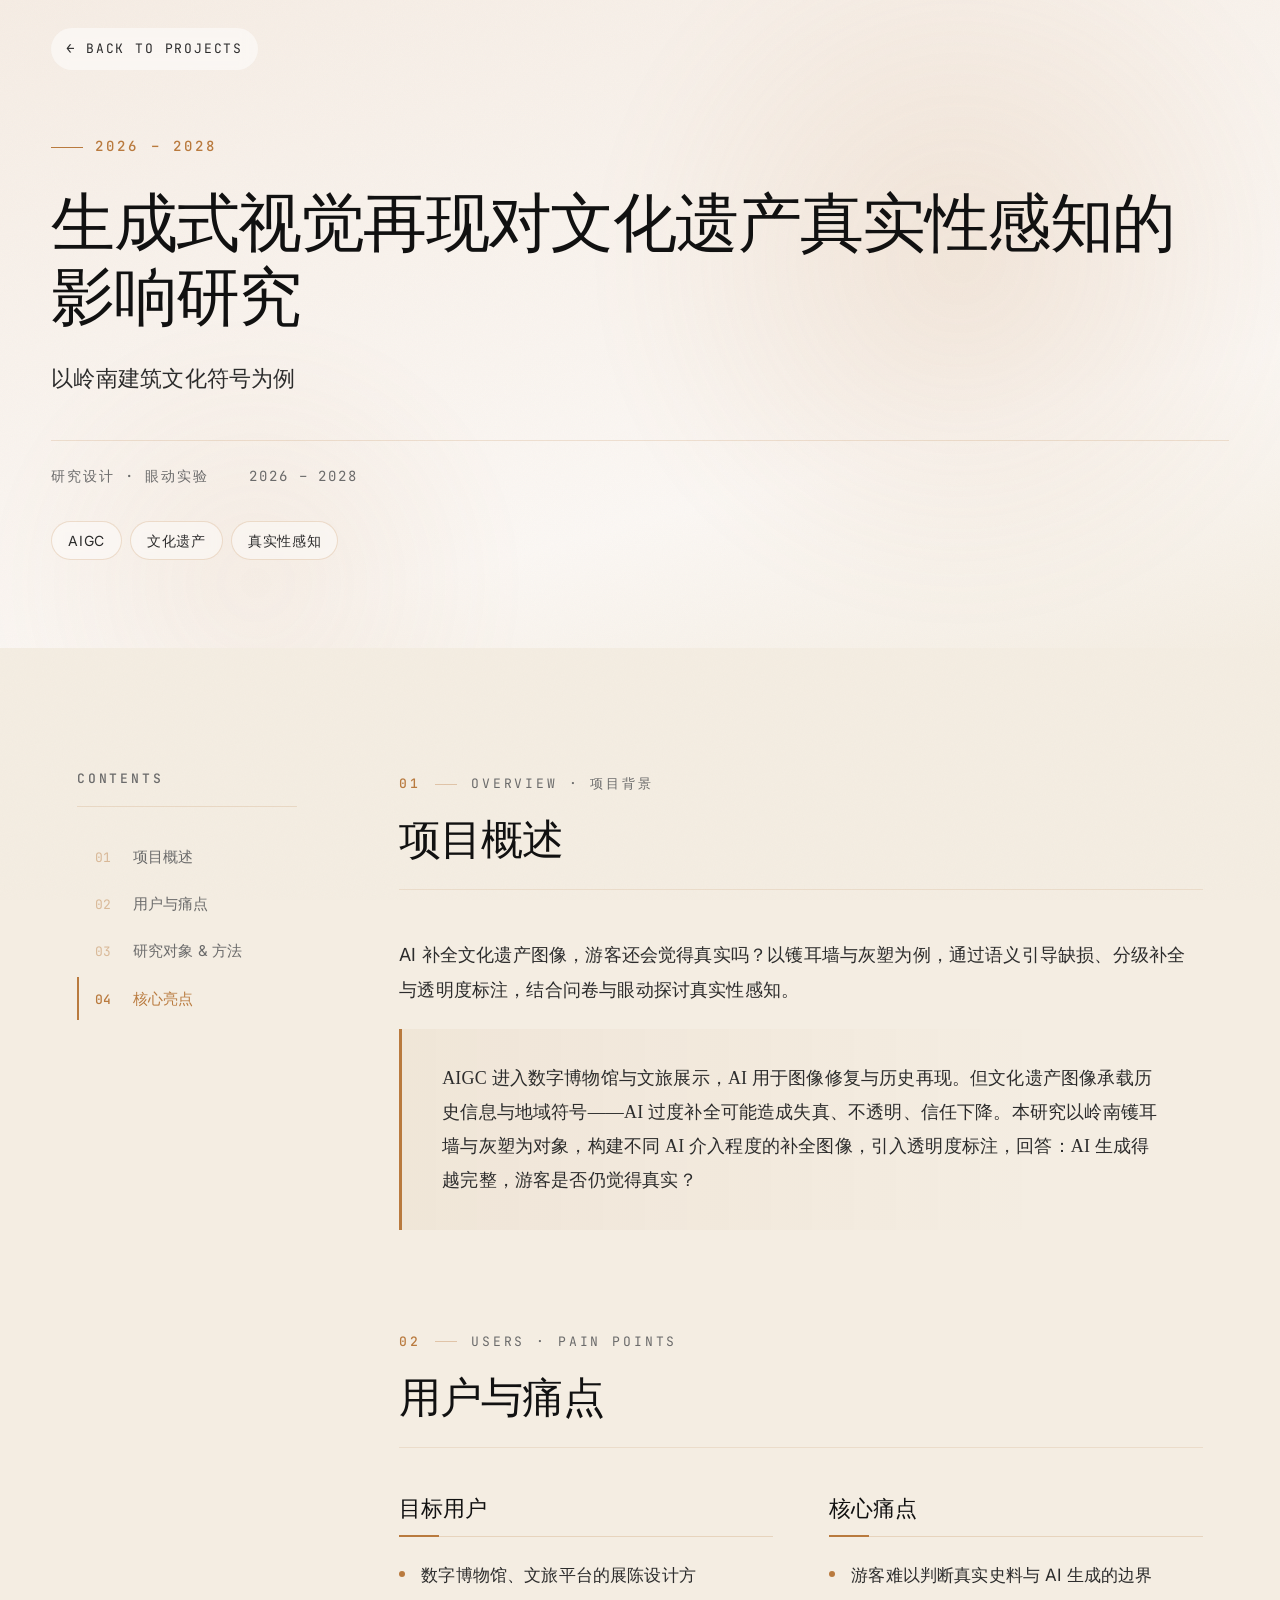
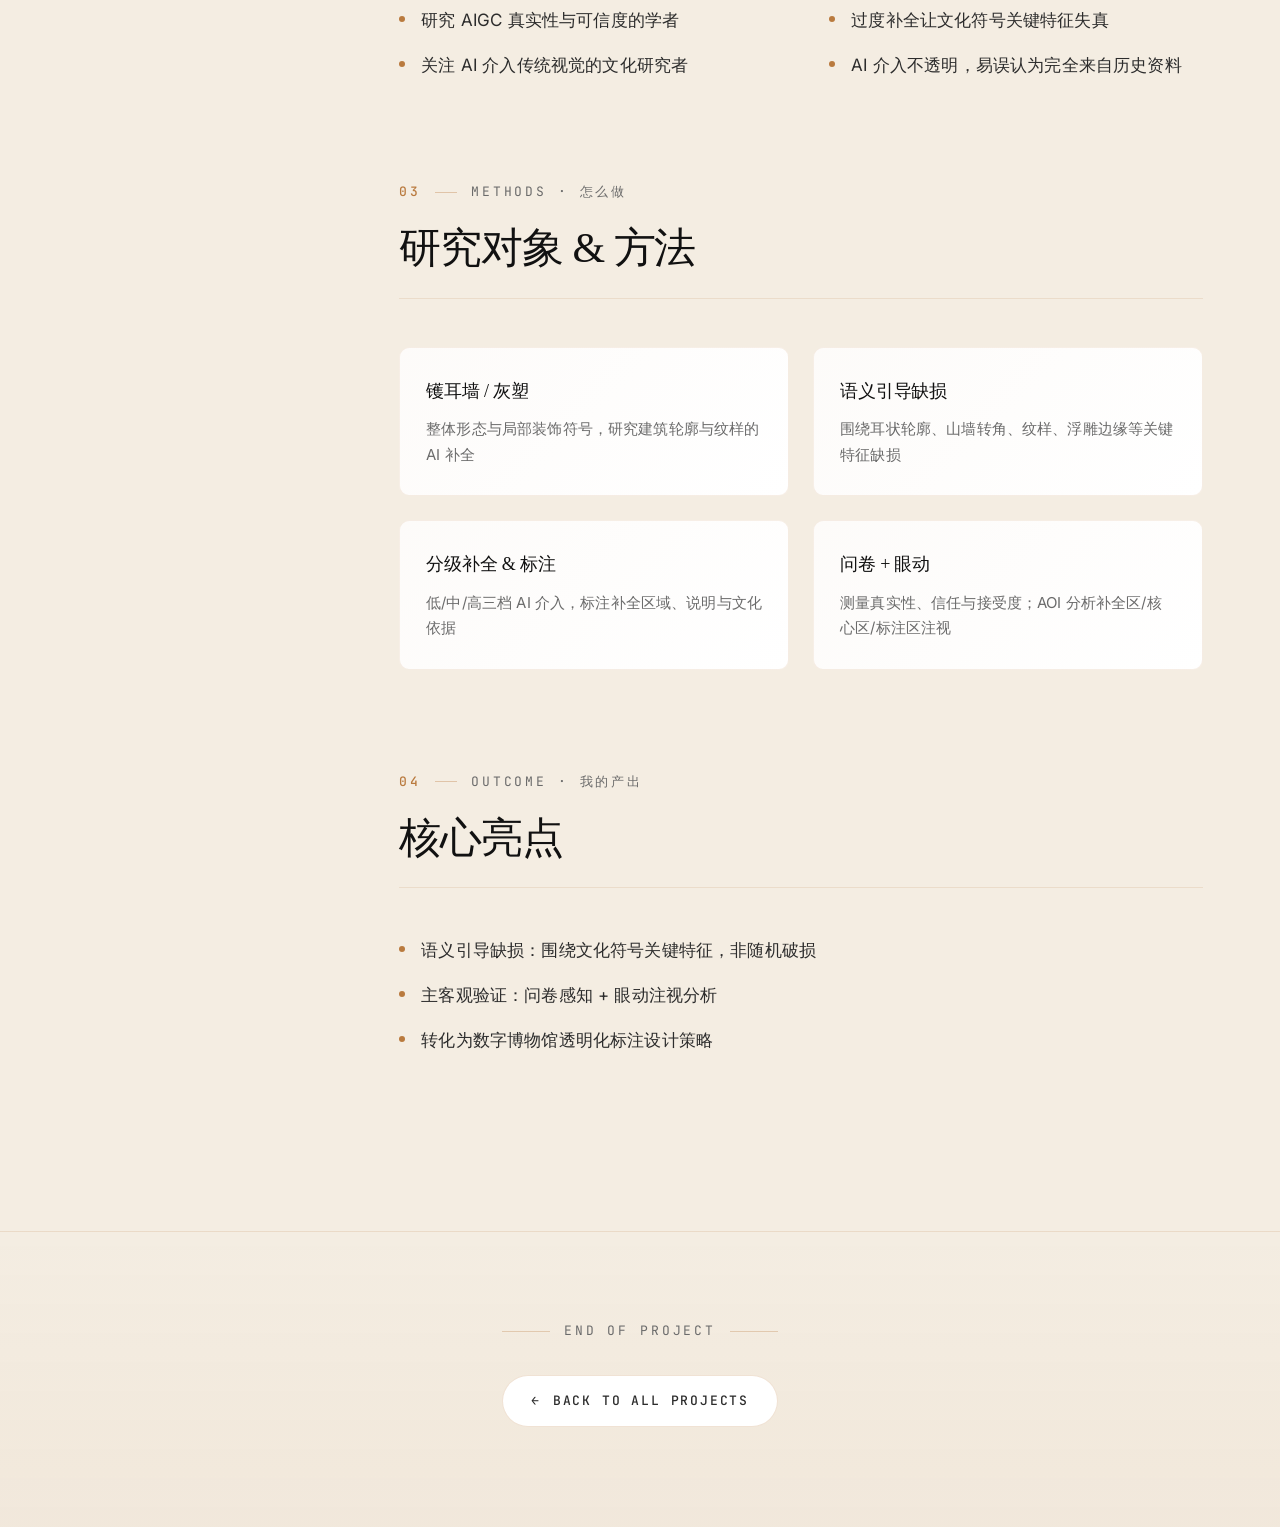
<file: projects/lingnan-aigc.html>
<!DOCTYPE html>
<html lang="zh-Hans">
<head>
  <meta charset="UTF-8">
  <meta name="viewport" content="width=device-width, initial-scale=1.0">
  <title id="pageTitle">项目详情 · 刘碧依</title>
  <link rel="stylesheet" href="../assets/css/style.css?v=31">
  <!-- 首次绘制前标记 JS 可用，启用淡入淡出过渡 -->
  <script>document.documentElement.className += ' js';</script>
  <style>
  /* ━━━━━━━━━━━━━━━━━━━━━━━━━━━━━━━━━━━━━━━━━━━
     详情页 v2 — 统一灰绿调，节奏分明
     ━━━━━━━━━━━━━━━━━━━━━━━━━━━━━━━━━━━━━━━━━━━ */

  body { background: var(--project-bg, #fafaf7); }

  /* Hero 区 */
  .detail-hero {
    min-height: 72vh;
    display: flex; align-items: center;
    padding: 120px var(--gutter) 80px;
    background: linear-gradient(165deg,
      color-mix(in srgb, var(--project-accent, #111) 14%, var(--paper)) 0%,
      color-mix(in srgb, var(--project-accent, #111) 6%, var(--paper)) 70%,
      var(--project-bg, #eef2ff) 100%);
    position: relative;
    overflow: hidden;
  }
  .detail-hero::before {
    content: ""; position: absolute;
    top: -20%; right: -10%;
    width: 70%; height: 120%;
    background: radial-gradient(circle, var(--project-accent, #3b6df5) 0%, transparent 60%);
    opacity: 0.13;
    filter: blur(40px);
    pointer-events: none;
  }
  .detail-hero::after {
    content: ""; position: absolute;
    bottom: -30%; left: -5%;
    width: 50%; height: 80%;
    background: radial-gradient(circle, var(--project-accent, #3b6df5) 0%, transparent 65%);
    opacity: 0.08;
    filter: blur(30px);
    pointer-events: none;
  }

  /* 返回按钮 */
  .detail-hero .back {
    position: absolute; top: 28px; left: var(--gutter);
    font-family: var(--mono); font-size: var(--fs-2xs); letter-spacing: var(--ls-wider);
    color: var(--ink-2); text-transform: uppercase;
    display: inline-flex; align-items: center; gap: 10px;
    transition: gap 0.4s var(--ease-out), color 0.3s;
    z-index: 5;
    padding: 8px 14px;
    border: 1px solid transparent;
    border-radius: 999px;
    background: rgba(255,255,255,0.5);
    backdrop-filter: blur(8px);
  }
  .detail-hero .back:hover {
    gap: 14px;
    color: var(--project-accent, var(--ink));
    border-color: color-mix(in srgb, var(--project-accent, #111) 25%, transparent);
    background: rgba(255,255,255,0.75);
  }
  .detail-hero .back::before { content: "←"; font-size: var(--fs-xs); }

  .detail-hero .hero-inner {
    max-width: var(--max); width: 100%;
    margin: 0 auto;
    position: relative;
    z-index: 1;
  }
  .detail-hero .hero-lead { min-width: 0; }

  /* ━━ 像素人格 "L" — 无框探头层 ━━ */
  /* 覆盖在 hero 上，自身不拦截点击，只有小人本体可点 */
  .persona-peek {
    position: absolute;
    inset: 0;
    z-index: 3;
    pointer-events: none;
    overflow: hidden;        /* 让小人从边缘探出/缩回时被裁切 */
  }
  .persona-peek .pp-figure {
    position: absolute;
    left: 0; top: 0;
    width: clamp(120px, 12vw, 176px);
    aspect-ratio: 176 / 224;
    cursor: pointer;
    pointer-events: auto;
    visibility: hidden;   /* 初始隐藏，JS 摆好位置后再显示，避免首帧左上角快闪 */
    filter: drop-shadow(0 6px 16px rgba(16, 185, 129, 0.22)) drop-shadow(0 2px 10px rgba(179, 140, 255, 0.22));
    /* 由 JS 控制 transform：完全退到边缘外（藏）↔ 从边缘探入（露），不用 opacity */
    transform: translate(-9999px, -9999px);
    transition: transform 1.15s cubic-bezier(0.22, 0.7, 0.3, 1);
    transform-origin: 50% 30%;   /* 歪头时绕头部转，自然 */
    will-change: transform;
  }
  .persona-peek .pp-figure:hover { filter: drop-shadow(0 8px 22px rgba(16, 185, 129, 0.42)) drop-shadow(0 2px 12px rgba(179, 140, 255, 0.35)); }
  .persona-peek .pp-figure svg { width: 100%; height: 100%; }

  /* 点击弹出的介绍气泡（像素风） */
  .persona-peek .pp-bubble {
    position: absolute;
    z-index: 4;
    max-width: min(300px, 72vw);
    pointer-events: auto;
    background: linear-gradient(165deg, #161033, #0c0a1c);
    border: 2px solid #10b981;
    border-radius: 4px;
    padding: 18px 20px 16px;
    box-shadow:
      0 0 0 2px rgba(16,185,129,0.18),
      0 18px 44px -16px rgba(16, 185, 129, 0.55);
    opacity: 0;
    transform: translateY(8px) scale(0.96);
    transition: opacity 0.3s var(--ease-out), transform 0.3s var(--ease-out);
  }
  .persona-peek .pp-bubble.in { opacity: 1; transform: none; }
  .persona-peek .pp-bubble .pp-text {
    margin: 0;
    font-family: var(--mono);
    font-size: 13.5px;
    line-height: 1.85;
    letter-spacing: 0.3px;
    color: #d7fbe9;
    white-space: pre-wrap;
    min-height: 1.85em;
  }
  /* 打字机光标 */
  .persona-peek .pp-text::after {
    content: "▌";
    color: #34d399;
    animation: ppCaret 1s steps(2) infinite;
    margin-left: 1px;
  }
  .persona-peek .pp-bubble.done .pp-text::after { display: none; }
  @keyframes ppCaret { 0%,100%{opacity:1} 50%{opacity:0} }
  .persona-peek .pp-close {
    position: absolute;
    top: 6px; right: 8px;
    width: 22px; height: 22px;
    border: none; background: none;
    color: #6ee7b7; font-size: 18px; line-height: 1;
    cursor: pointer; opacity: 0.7;
    transition: opacity 0.2s, transform 0.2s;
  }
  .persona-peek .pp-close:hover { opacity: 1; transform: scale(1.15); }

  @media (prefers-reduced-motion: reduce) {
    .persona-peek .pp-figure { transition: none; }
    .persona-peek .pp-bubble { transition: none; }
    .persona-peek .pp-text::after { animation: none; }
  }

  /* eyebrow */
  .detail-hero .eyebrow {
    display: inline-flex; align-items: center; gap: 12px;
    font-family: var(--mono);
    font-size: var(--fs-xs);
    color: var(--project-accent, var(--muted));
    letter-spacing: var(--ls-widest);
    text-transform: uppercase;
    margin-bottom: 28px;
    font-weight: 500;
  }
  .detail-hero .eyebrow::before {
    content: ""; width: 32px; height: 1px;
    background: var(--project-accent, currentColor);
  }

  .detail-hero h1 {
    font-family: var(--display);
    font-size: clamp(40px, 5.5vw, 64px);
    line-height: 1.15;
    margin: 0 0 24px;
    font-weight: 400;
    letter-spacing: var(--ls-tightest);
    display: flex;
    align-items: center;
    gap: 22px;
    flex-wrap: wrap;
  }
  .detail-hero h1 .project-logo {
    width: clamp(48px, 5.5vw, 68px);
    height: clamp(48px, 5.5vw, 68px);
    flex-shrink: 0;
    display: inline-block;
    transition: transform 0.6s var(--ease-out);
    filter: drop-shadow(0 6px 18px rgba(0,0,0,0.12));
  }
  .detail-hero h1 .project-logo img,
  .detail-hero h1 .project-logo svg {
    width: 100%; height: 100%;
    object-fit: contain;
  }
  .detail-hero h1:hover .project-logo {
    transform: rotate(-8deg) scale(1.06);
  }

  .detail-hero .subtitle {
    font-size: var(--fs-lg);
    color: var(--ink-2);
    line-height: var(--lh-loose);
    margin: 0 0 40px;
    font-weight: 400;
    letter-spacing: var(--ls-base);
    max-width: 900px;
  }

  .detail-hero .meta-line {
    display: flex; gap: 40px; flex-wrap: wrap;
    font-family: var(--mono);
    font-size: var(--fs-xs);
    color: var(--muted);
    letter-spacing: var(--ls-wider);
    text-transform: uppercase;
    font-weight: 400;
    padding-top: 24px;
    border-top: 1px solid color-mix(in srgb, var(--project-accent, #111) 18%, transparent);
  }

  .detail-hero .tags {
    display: flex; flex-wrap: wrap; gap: 8px;
    margin-top: 32px;
  }
  .detail-hero .tag {
    padding: 7px 16px;
    border: 1px solid color-mix(in srgb, var(--project-accent, #111) 22%, transparent);
    border-radius: 999px;
    font-size: var(--fs-xs);
    color: var(--ink-2);
    letter-spacing: var(--ls-wide);
    background: rgba(255,255,255,0.4);
    backdrop-filter: blur(6px);
    transition: all 0.3s var(--ease-out);
  }
  .detail-hero .tag:hover {
    border-color: var(--project-accent, var(--ink));
    color: var(--project-accent, var(--ink));
    background: rgba(255,255,255,0.7);
  }

  /* ━━ 内容容器（左侧导航 + 主内容两栏布局）━━ */
  .detail-content-wrap {
    max-width: 1680px;
    margin: 0 auto;
    padding: 120px clamp(40px, 6vw, 96px) 80px;
    display: grid;
    grid-template-columns: 220px 1fr;
    gap: clamp(64px, 8vw, 140px);
    align-items: start;
  }
  @media (max-width: 1024px) {
    .detail-content-wrap {
      grid-template-columns: 1fr;
      gap: 0;
      padding: 80px var(--gutter) 64px;
    }
  }

  /* 左侧快速导航（粘性，去掉竖线，更轻盈）*/
  .side-nav {
    position: sticky;
    top: 100px;
    padding: 0;
    border: none;
  }
  @media (max-width: 1024px) {
    .side-nav { display: none; }
  }
  .side-nav .side-title {
    font-family: var(--mono);
    font-size: var(--fs-2xs);
    letter-spacing: var(--ls-widest);
    text-transform: uppercase;
    color: var(--muted);
    margin: 0 0 28px;
    padding: 0 0 16px;
    border-bottom: 1px solid color-mix(in srgb, var(--project-accent, #111) 18%, transparent);
    font-weight: 500;
  }
  .side-nav ul {
    list-style: none;
    padding: 0;
    margin: 0;
    display: flex;
    flex-direction: column;
    gap: 4px;
  }
  .side-nav li { margin: 0; }
  .side-nav a {
    display: flex;
    align-items: baseline;
    gap: 14px;
    padding: 11px 0 11px 16px;
    font-size: var(--fs-sm);
    color: var(--muted);
    transition: all 0.35s var(--ease-out);
    position: relative;
    line-height: 1.4;
    border-left: 2px solid transparent;
  }
  .side-nav a::before {
    content: attr(data-num);
    font-family: var(--mono);
    font-size: var(--fs-2xs);
    color: color-mix(in srgb, var(--project-accent, #111) 45%, transparent);
    letter-spacing: var(--ls-wide);
    flex-shrink: 0;
    width: 24px;
    transition: color 0.3s;
  }
  .side-nav a:hover {
    color: var(--ink);
    border-left-color: color-mix(in srgb, var(--project-accent, #111) 35%, transparent);
  }
  .side-nav a:hover::before {
    color: var(--project-accent, var(--ink));
  }
  .side-nav a.active {
    color: var(--project-accent, var(--ink));
    border-left-color: var(--project-accent, var(--ink));
    font-weight: 500;
  }
  .side-nav a.active::before {
    color: var(--project-accent, var(--ink));
    font-weight: 500;
  }

  /* 主内容区 */
  .detail-content {
    max-width: none;
    margin: 0;
    padding: 0;
  }
  .detail-content section {
    margin-bottom: 96px;
    position: relative;
    scroll-margin-top: 120px;
  }
  .detail-content section:last-child { margin-bottom: 0; }

  /* 区块标题：杂志式纵排 —— 顶行小字（序号 — eyebrow），下面大字主标题 */
  .section-head {
    margin: 0 0 48px;
    padding-bottom: 24px;
    border-bottom: 1px solid color-mix(in srgb, var(--project-accent, #111) 14%, transparent);
    position: relative;
  }
  .section-head .section-meta {
    display: inline-flex;
    align-items: center;
    gap: 14px;
    font-family: var(--mono);
    font-size: var(--fs-2xs);
    letter-spacing: var(--ls-widest);
    text-transform: uppercase;
    font-weight: 500;
    margin: 0 0 20px;
  }
  .section-head .section-num {
    color: var(--project-accent, var(--ink));
    font-weight: 500;
  }
  .section-head .section-meta::before {
    content: "—";
    color: color-mix(in srgb, var(--project-accent, #111) 35%, var(--muted));
    font-weight: 300;
    display: none; /* 用 gap 控制就够了，分隔符不需要 */
  }
  .section-head .section-divider {
    display: inline-block;
    width: 22px;
    height: 1px;
    background: color-mix(in srgb, var(--project-accent, #111) 35%, transparent);
  }
  .section-head .section-eyebrow {
    color: var(--muted);
    font-weight: 400;
  }
  .section-head h2 {
    font-family: var(--display);
    font-size: clamp(30px, 3.8vw, 42px);
    margin: 0;
    font-weight: 400;
    letter-spacing: var(--ls-tightest);
    line-height: var(--lh-tight);
    color: var(--ink);
  }

  /* 旧 h2 样式（兼容） */
  .detail-content h2:not(.section-head h2) {
    font-family: var(--display);
    font-size: clamp(28px, 3.6vw, 38px);
    margin: 0 0 36px;
    font-weight: 400;
    letter-spacing: var(--ls-tightest);
    line-height: var(--lh-tight);
  }
  .detail-content p {
    font-size: var(--fs-md);
    line-height: var(--lh-loose);
    color: var(--ink-2);
    margin: 0 0 22px;
    font-weight: 400;
    letter-spacing: var(--ls-base);
    max-width: none;
  }
  .detail-content ul:not(.flow-list) {
    list-style: none; padding: 0; margin: 0;
    display: flex; flex-direction: column; gap: 16px;
  }
  .detail-content ul:not(.flow-list) li {
    display: flex; gap: 16px;
    font-size: var(--fs-base);
    line-height: var(--lh-base);
    color: var(--ink-2);
    font-weight: 400;
    letter-spacing: var(--ls-base);
  }
  .detail-content ul:not(.flow-list) li::before {
    content: "";
    width: 6px; height: 6px;
    margin-top: 10px;
    border-radius: 50%;
    background: var(--project-accent, var(--ink));
    flex-shrink: 0;
  }

  /* Intro 引述 */
  .intro-text {
    font-family: var(--display);
    font-size: var(--fs-xl);
    line-height: 1.55;
    color: var(--ink);
    margin: 32px 0 0;
    padding: 32px 40px;
    border-left: 3px solid var(--project-accent, var(--ink));
    background: linear-gradient(90deg,
      color-mix(in srgb, var(--project-accent, #111) 6%, transparent),
      transparent 80%);
    font-weight: 400;
    border-radius: 0 8px 8px 0;
    max-width: none;
  }

  /* 双列 */
  .two-col {
    display: grid;
    grid-template-columns: 1fr 1fr;
    gap: 56px;
  }
  @media (max-width: 800px) {
    .two-col { grid-template-columns: 1fr; gap: 40px; }
  }
  /* 双列：用户 + 痛点 */
  .info-block h3 {
    font-family: var(--display);
    font-size: var(--fs-lg);
    margin: 0 0 24px;
    font-weight: 500;
    letter-spacing: var(--ls-tight);
    line-height: var(--lh-tight);
    padding-bottom: 14px;
    border-bottom: 1px solid color-mix(in srgb, var(--project-accent, #111) 22%, transparent);
    color: var(--ink);
    position: relative;
  }
  .info-block h3::before {
    content: "";
    position: absolute;
    left: 0; bottom: -1px;
    width: 40px; height: 2px;
    background: var(--project-accent, var(--ink));
  }

  /* 功能矩阵 - 论文项目专用：2x2网格 */
  .feature-grid {
    display: grid;
    grid-template-columns: repeat(2, 1fr);
    gap: 24px;
  }
  @media (max-width: 800px) {
    .feature-grid { grid-template-columns: 1fr; }
  }
  .feature-card {
    padding: 28px 26px;
    border: 1px solid color-mix(in srgb, var(--project-accent, #111) 12%, transparent);
    border-radius: 10px;
    background: linear-gradient(135deg,
      color-mix(in srgb, var(--project-accent, #111) 3%, var(--paper)),
      var(--paper));
    transition: transform 0.5s var(--ease-out), border-color 0.5s, box-shadow 0.5s, background 0.5s;
  }
  .feature-card:hover {
    transform: translateY(-4px);
    border-color: color-mix(in srgb, var(--project-accent, #111) 40%, transparent);
    box-shadow: 0 12px 32px color-mix(in srgb, var(--project-accent, #111) 12%, transparent);
    background: var(--paper);
  }
  .feature-card h4 {
    font-family: var(--display);
    font-size: var(--fs-md);
    font-weight: 500;
    margin: 0 0 10px;
    color: var(--ink);
    letter-spacing: var(--ls-tight);
  }
  .feature-card p {
    margin: 0;
    font-size: var(--fs-sm);
    line-height: var(--lh-base);
    color: var(--muted);
    letter-spacing: var(--ls-base);
  }

  /* 流程列表 */
  .flow-list {
    list-style: none;
    padding: 0;
    margin: 0;
    counter-reset: flow-counter;
    display: flex;
    flex-direction: column;
    gap: 10px;
  }
  .flow-list li {
    counter-increment: flow-counter;
    display: grid;
    grid-template-columns: 56px 1fr;
    gap: 24px;
    align-items: center;
    padding: 20px 26px;
    background: rgba(255,255,255,0.55);
    border: 1px solid color-mix(in srgb, var(--project-accent, #111) 10%, transparent);
    border-radius: 8px;
    transition: all 0.4s var(--ease-out);
    font-size: var(--fs-base);
    line-height: var(--lh-snug);
    color: var(--ink-2);
    letter-spacing: var(--ls-base);
  }
  .flow-list li::before {
    content: counter(flow-counter, decimal-leading-zero);
    font-family: var(--mono);
    font-size: var(--fs-sm);
    color: var(--project-accent, var(--muted));
    font-weight: 500;
    text-align: center;
    padding: 6px 0;
    border: 1px solid color-mix(in srgb, var(--project-accent, #111) 28%, transparent);
    border-radius: 6px;
    background: rgba(255,255,255,0.7);
    transition: all 0.4s var(--ease-out);
  }
  .flow-list li:hover {
    border-color: color-mix(in srgb, var(--project-accent, #111) 35%, transparent);
    background: rgba(255,255,255,0.92);
    transform: translateX(4px);
  }
  .flow-list li:hover::before {
    background: var(--project-accent, var(--ink));
    color: #fff;
    border-color: var(--project-accent, var(--ink));
  }

  /* 技术栈 */
  .tech-strip {
    display: flex;
    flex-wrap: wrap;
    gap: 10px;
  }
  .tech-chip {
    padding: 8px 18px;
    background: rgba(255,255,255,0.55);
    border: 1px solid color-mix(in srgb, var(--project-accent, #111) 16%, transparent);
    border-radius: 999px;
    font-size: var(--fs-sm);
    color: var(--ink-2);
    font-family: var(--mono);
    letter-spacing: var(--ls-wide);
    transition: all 0.35s var(--ease-out);
  }
  .tech-chip:hover {
    border-color: var(--project-accent, var(--ink));
    color: var(--project-accent, var(--ink));
    background: rgba(255,255,255,0.9);
    transform: translateY(-2px);
  }

  /* iframe 预览 */
  .demo-preview-wrap {
    margin: 0;
    position: relative;
    border-radius: 14px;
    overflow: hidden;
    border: 1px solid color-mix(in srgb, var(--project-accent, #111) 22%, transparent);
    background: var(--paper);
    box-shadow: 0 12px 40px color-mix(in srgb, var(--project-accent, #111) 12%, transparent);
  }
  .demo-frame-bar {
    display: flex; align-items: center; gap: 12px;
    padding: 14px 20px;
    background: color-mix(in srgb, var(--project-accent, #111) 6%, var(--paper));
    border-bottom: 1px solid color-mix(in srgb, var(--project-accent, #111) 12%, transparent);
    font-family: var(--mono);
    font-size: var(--fs-xs);
    color: var(--muted);
    letter-spacing: var(--ls-wide);
  }
  .demo-frame-dots { display: inline-flex; gap: 7px; }
  .demo-frame-dots span {
    width: 11px; height: 11px;
    border-radius: 50%;
  }
  .demo-frame-dots span:nth-child(1) { background: #ff6058; }
  .demo-frame-dots span:nth-child(2) { background: #ffbc2f; }
  .demo-frame-dots span:nth-child(3) { background: #29c63b; }
  .demo-frame-url {
    flex: 1;
    text-align: center;
    overflow: hidden;
    text-overflow: ellipsis;
    white-space: nowrap;
    color: var(--ink-2);
  }
  iframe.demo-embed {
    width: 100%;
    height: clamp(580px, 80vh, 920px);
    border: none;
    display: block;
    background: var(--paper);
  }
  /* ━━ Demo 提示（已被 demo-cta 整合，保留兼容样式但默认隐藏）━━ */
  .demo-preview-note {
    display: none;
  }

  /* ━━ Demo CTA：左侧文案 + 右侧按钮，整合「实时预览说明 + 新窗口跳转」━━ */
  .demo-cta {
    margin: 48px 0 0;
    padding: 40px 44px;
    background: linear-gradient(135deg,
      color-mix(in srgb, var(--project-accent, #111) 9%, var(--paper)),
      color-mix(in srgb, var(--project-accent, #111) 3%, var(--paper)));
    border: 1px solid color-mix(in srgb, var(--project-accent, #111) 18%, transparent);
    border-radius: 16px;
    display: flex;
    align-items: center;
    justify-content: space-between;
    gap: 32px;
    position: relative;
    overflow: hidden;
    transition: border-color 0.4s var(--ease-out), box-shadow 0.4s var(--ease-out);
  }
  .demo-cta:hover {
    border-color: color-mix(in srgb, var(--project-accent, #111) 35%, transparent);
    box-shadow: 0 18px 40px -24px color-mix(in srgb, var(--project-accent, #111) 60%, transparent);
  }
  .demo-cta::before {
    content: "";
    position: absolute;
    top: -50%; right: -10%;
    width: 320px; height: 320px;
    background: radial-gradient(circle, var(--project-accent, #111) 0%, transparent 65%);
    opacity: 0.08;
    pointer-events: none;
    filter: blur(20px);
    transition: opacity 0.4s;
  }
  .demo-cta:hover::before {
    opacity: 0.14;
  }
  .demo-cta > * { position: relative; z-index: 1; }

  .demo-cta-text {
    flex: 1;
    min-width: 0;
    display: flex;
    align-items: flex-start;
    gap: 20px;
  }
  .demo-cta-icon {
    flex-shrink: 0;
    width: 44px; height: 44px;
    border-radius: 50%;
    background: var(--paper);
    border: 1px solid color-mix(in srgb, var(--project-accent, #111) 25%, transparent);
    display: flex;
    align-items: center;
    justify-content: center;
    color: var(--project-accent, var(--ink));
    font-size: 18px;
    line-height: 1;
    transition: transform 0.4s var(--ease-out), background 0.4s;
  }
  .demo-cta:hover .demo-cta-icon {
    transform: rotate(-6deg) scale(1.06);
    background: color-mix(in srgb, var(--project-accent, #111) 10%, var(--paper));
  }
  .demo-cta-copy h3 {
    font-family: var(--display);
    font-size: var(--fs-xl);
    margin: 0 0 6px;
    font-weight: 500;
    letter-spacing: var(--ls-tight);
    line-height: var(--lh-tight);
    color: var(--ink);
  }
  .demo-cta-copy p {
    margin: 0;
    font-size: var(--fs-sm);
    color: var(--ink-2);
    line-height: var(--lh-base);
    letter-spacing: var(--ls-base);
  }

  .demo-cta .btn {
    display: inline-flex;
    align-items: center;
    gap: 12px;
    padding: 14px 26px;
    border-radius: 999px;
    background: var(--project-accent, var(--ink));
    color: var(--paper);
    font-family: var(--mono);
    font-size: var(--fs-xs);
    font-weight: 500;
    letter-spacing: var(--ls-wide);
    text-transform: uppercase;
    transition: transform 0.3s var(--ease-out), box-shadow 0.3s, gap 0.3s var(--ease-out);
    flex-shrink: 0;
    white-space: nowrap;
    box-shadow: 0 4px 14px -4px color-mix(in srgb, var(--project-accent, #111) 50%, transparent);
  }
  .demo-cta .btn:hover {
    transform: translateY(-2px);
    gap: 16px;
    box-shadow: 0 10px 24px -6px color-mix(in srgb, var(--project-accent, #111) 60%, transparent);
  }

  @media (max-width: 768px) {
    .demo-cta {
      flex-direction: column;
      align-items: stretch;
      gap: 24px;
      padding: 32px 28px;
    }
    .demo-cta .btn {
      justify-content: center;
    }
  }

  /* 返回链接 */
  /* ━━ 返回链接（独立全宽区，整页居中）━━ */
  .back-bottom {
    width: 100%;
    padding: 80px var(--gutter) 100px;
    text-align: center;
    border-top: 1px solid color-mix(in srgb, var(--project-accent, #111) 12%, transparent);
    background: linear-gradient(180deg,
      transparent 0%,
      color-mix(in srgb, var(--project-accent, #111) 4%, transparent) 100%);
    position: relative;
  }
  .back-bottom .end-mark {
    display: inline-flex;
    align-items: center;
    gap: 14px;
    font-family: var(--mono);
    font-size: var(--fs-2xs);
    letter-spacing: var(--ls-widest);
    text-transform: uppercase;
    color: var(--muted);
    margin-bottom: 32px;
  }
  .back-bottom .end-mark::before,
  .back-bottom .end-mark::after {
    content: "";
    width: 48px; height: 1px;
    background: color-mix(in srgb, var(--project-accent, #111) 30%, transparent);
  }
  .back-bottom a {
    display: inline-flex;
    align-items: center;
    gap: 12px;
    font-family: var(--mono);
    font-size: var(--fs-2xs);
    letter-spacing: var(--ls-wider);
    text-transform: uppercase;
    color: var(--ink-2);
    padding: 14px 28px;
    border: 1px solid color-mix(in srgb, var(--project-accent, #111) 22%, transparent);
    border-radius: 999px;
    transition: all 0.4s var(--ease-out);
    background: var(--paper);
    font-weight: 500;
  }
  .back-bottom a:hover {
    color: var(--project-accent, var(--ink));
    border-color: var(--project-accent, var(--ink));
    gap: 18px;
    transform: translateY(-2px);
    box-shadow: 0 8px 24px -8px color-mix(in srgb, var(--project-accent, #111) 50%, transparent);
  }
  .back-bottom .arrow-left {
    transition: transform 0.4s var(--ease-out);
    display: inline-block;
  }
  .back-bottom a:hover .arrow-left {
    transform: translateX(-4px);
  }

  /* ━━ 翻书阅览器（仅有 book.spreads 的项目使用）━━ */
  .book-viewer {
    position: relative;
    display: grid;
    grid-template-columns: auto 1fr auto;
    align-items: center;
    gap: clamp(12px, 2.5vw, 28px);
    margin: 0 auto;
    max-width: 980px;
  }
  .book-stage {
    position: relative;
    aspect-ratio: 2000 / 707;
    background: linear-gradient(180deg, #f6f5f1, #e9e8e2);
    border-radius: 4px;
    box-shadow:
      0 1px 0 rgba(255,255,255,0.6) inset,
      0 14px 28px -10px rgba(40, 40, 36, 0.28),
      0 4px 10px -4px rgba(40, 40, 36, 0.22);
    overflow: hidden;
    user-select: none;
    cursor: pointer;
  }
  .book-stage::after {
    content: ""; position: absolute; inset: 0;
    pointer-events: none;
    box-shadow: inset 0 0 0 1px rgba(40,40,36,0.08);
    border-radius: 4px;
  }
  .book-shadow {
    position: absolute;
    left: 6%; right: 6%; bottom: -10px;
    height: 14px;
    background: radial-gradient(ellipse at center, rgba(40,40,36,0.28), transparent 65%);
    filter: blur(2px);
    pointer-events: none;
  }
  .book-gutter {
    position: absolute;
    top: 0; bottom: 0; left: 50%;
    width: 22px;
    transform: translateX(-50%);
    background: linear-gradient(90deg, transparent, rgba(40,40,36,0.16) 35%, rgba(40,40,36,0.22) 50%, rgba(40,40,36,0.16) 65%, transparent);
    pointer-events: none;
  }
  .book-spread {
    position: absolute; inset: 0;
    width: 100%; height: 100%;
    object-fit: contain;
    object-position: center;
    background: #f6f5f1;
    opacity: 0;
    transform: translateX(0);
    transition: opacity 0.45s ease-in-out, transform 0.5s var(--ease-out);
  }
  .book-spread.is-front { opacity: 1; transform: translateX(0); z-index: 1; }
  .book-spread.is-back  { opacity: 0; z-index: 0; }
  .book-viewer.turn-next .book-spread.is-leaving { opacity: 0; transform: translateX(-12px); }
  .book-viewer.turn-prev .book-spread.is-leaving { opacity: 0; transform: translateX(12px); }
  .book-viewer.turn-next .book-spread.is-front  { animation: bookEnterNext 0.5s var(--ease-out); }
  .book-viewer.turn-prev .book-spread.is-front  { animation: bookEnterPrev 0.5s var(--ease-out); }
  @keyframes bookEnterNext { from { opacity: 0; transform: translateX(12px); } to { opacity: 1; transform: translateX(0); } }
  @keyframes bookEnterPrev { from { opacity: 0; transform: translateX(-12px); } to { opacity: 1; transform: translateX(0); } }

  .book-nav {
    width: 44px; height: 44px;
    border-radius: 50%;
    border: 1px solid color-mix(in srgb, var(--project-accent, #5b5b62) 22%, transparent);
    background: rgba(255,255,255,0.7);
    backdrop-filter: blur(6px);
    color: var(--ink-2);
    font-size: 22px;
    line-height: 1;
    cursor: pointer;
    display: inline-flex; align-items: center; justify-content: center;
    transition: all 0.3s var(--ease-out);
    flex-shrink: 0;
  }
  .book-nav:hover:not(:disabled) {
    background: var(--paper);
    border-color: var(--project-accent, var(--ink));
    color: var(--project-accent, var(--ink));
    transform: scale(1.06);
  }
  .book-nav:disabled { opacity: 0.28; cursor: default; }

  .book-meta {
    display: flex; align-items: center; justify-content: center;
    gap: 14px; margin: 22px 0 6px;
    font-family: var(--mono);
    font-size: var(--fs-xs);
    letter-spacing: var(--ls-wider);
    text-transform: uppercase;
    color: var(--muted);
  }
  .book-meta .book-pages { color: var(--ink-2); font-weight: 500; }
  .book-meta .book-divider { width: 24px; height: 1px; background: currentColor; opacity: 0.4; }
  .book-hint {
    text-align: center;
    font-family: var(--mono);
    font-size: var(--fs-2xs);
    letter-spacing: var(--ls-wider);
    color: var(--muted-2);
    margin: 4px 0 0;
  }

  .book-stage[data-side="left"]  { cursor: w-resize; }
  .book-stage[data-side="right"] { cursor: e-resize; }

  @media (prefers-reduced-motion: reduce) {
    .book-spread, .book-viewer.turn-next .book-spread.is-front, .book-viewer.turn-prev .book-spread.is-front {
      animation: none; transition: none;
    }
  }
  @media (max-width: 720px) {
    .book-nav { width: 38px; height: 38px; font-size: 18px; }
    .book-viewer { gap: 8px; }
  }

  </style>
</head>
<body>

<div class="grain"></div>

<section class="detail-hero" id="detailHero">
  <a href="../main.html#projects" class="back">Back to projects</a>
  <div class="hero-inner">
    <div class="hero-lead">
      <div class="eyebrow" id="projectEyebrow">Project</div>
      <h1 id="projectTitle">
        <span class="project-logo" id="projectLogo" style="display:none"></span>
        <span id="projectTitleText"></span>
      </h1>
      <p class="subtitle" id="projectSubtitle"></p>
      <div class="meta-line">
        <span id="projectRole"></span>
        <span id="projectYear"></span>
      </div>
      <div class="tags" id="projectTags"></div>
    </div>
  </div>

  <!-- 像素人格 "L"：无框，从 hero 紫色区不同位置好奇地探出来观察来访者；点击弹出介绍 -->
  <div class="persona-peek" id="personaPeek" hidden aria-hidden="true">
    <div class="pp-figure" id="personaMover" role="button" tabindex="0" aria-label="刘碧依的像素人格 L，点击查看介绍"></div>
    <div class="pp-bubble" id="personaBubble" hidden>
      <button class="pp-close" id="personaBubbleClose" aria-label="关闭">×</button>
      <p class="pp-text" id="personaBubbleText"></p>
    </div>
  </div>
</section>

<div class="detail-content-wrap">

  <!-- 左侧快速导航（粘性） -->
  <aside class="side-nav" id="sideNav">
    <div class="side-title">Contents</div>
    <ul id="sideNavList">
      <!-- JS 注入：根据可见 section 生成 -->
    </ul>
  </aside>

  <!-- 主内容区 -->
  <article class="detail-content">

  <section id="sec-overview" data-nav="项目概述">
    <header class="section-head">
      <div class="section-meta">
        <span class="section-num">01</span>
        <span class="section-divider"></span>
        <span class="section-eyebrow">Overview · 项目背景</span>
      </div>
      <h2>项目概述</h2>
    </header>
    <p id="projectSummary"></p>
    <div id="introWrap" style="display:none">
      <p class="intro-text" id="projectIntro"></p>
    </div>
  </section>

  <section id="userPainSection" data-nav="用户与痛点" style="display:none">
    <header class="section-head">
      <div class="section-meta">
        <span class="section-num">02</span>
        <span class="section-divider"></span>
        <span class="section-eyebrow">Users · Pain Points</span>
      </div>
      <h2>用户与痛点</h2>
    </header>
    <div class="two-col">
      <div class="info-block" id="targetUsersBlock">
        <h3>目标用户</h3>
        <ul id="targetUsersList"></ul>
      </div>
      <div class="info-block" id="painPointsBlock">
        <h3>核心痛点</h3>
        <ul id="painPointsList"></ul>
      </div>
    </div>
  </section>

  <section id="featuresSection" data-nav="研究对象 & 方法" style="display:none">
    <header class="section-head">
      <div class="section-meta">
        <span class="section-num">03</span>
        <span class="section-divider"></span>
        <span class="section-eyebrow">Methods · 怎么做</span>
      </div>
      <h2>研究对象 & 方法</h2>
    </header>
    <div class="feature-grid" id="featuresGrid"></div>
  </section>

  <section id="innovationsSection" data-nav="研究问题 (RQ)" style="display:none">
    <header class="section-head">
      <div class="section-meta">
        <span class="section-num">04</span>
        <span class="section-divider"></span>
        <span class="section-eyebrow">Research Questions · 核心问题</span>
      </div>
      <h2>研究问题 (RQ)</h2>
    </header>
    <ul id="innovationsList"></ul>
  </section>

  <section id="flowSection" data-nav="研究流程" style="display:none">
    <header class="section-head">
      <div class="section-meta">
        <span class="section-num">05</span>
        <span class="section-divider"></span>
        <span class="section-eyebrow">Research Flow · 流程</span>
      </div>
      <h2>演示流程</h2>
    </header>
    <ol class="flow-list" id="flowList"></ol>
  </section>

  <section id="techSection" data-nav="技术栈" style="display:none">
    <header class="section-head">
      <div class="section-meta">
        <span class="section-num">06</span>
        <span class="section-divider"></span>
        <span class="section-eyebrow">Stack · 用什么做</span>
      </div>
      <h2>技术栈</h2>
    </header>
    <div class="tech-strip" id="techStrip"></div>
  </section>

  <section id="sec-highlights" data-nav="核心亮点">
    <header class="section-head">
      <div class="section-meta">
        <span class="section-num">07</span>
        <span class="section-divider"></span>
        <span class="section-eyebrow">Outcome · 我的产出</span>
      </div>
      <h2>核心亮点</h2>
    </header>
    <ul id="projectHighlights"></ul>
  </section>

  <section id="bookSection" data-nav="作品集翻阅" style="display:none">
    <header class="section-head">
      <div class="section-meta">
        <span class="section-num">08</span>
        <span class="section-divider"></span>
        <span class="section-eyebrow">Book · 翻阅作品集</span>
      </div>
      <h2>翻阅这本作品集</h2>
    </header>
    <div class="book-viewer" id="bookViewer" data-pos="0">
      <button class="book-nav book-prev" id="bookPrev" aria-label="上一页">‹</button>
      <div class="book-stage" id="bookStage">
        <div class="book-shadow" aria-hidden="true"></div>
        <img class="book-spread is-front" id="bookSpreadA" alt="作品集跨页" draggable="false">
        <img class="book-spread" id="bookSpreadB" alt="" aria-hidden="true" draggable="false">
        <div class="book-gutter" aria-hidden="true"></div>
      </div>
      <button class="book-nav book-next" id="bookNext" aria-label="下一页">›</button>
    </div>
    <div class="book-meta">
      <span class="book-pages" id="bookPages">1 / 13</span>
      <span class="book-divider"></span>
      <span class="book-label" id="bookLabel">封底 · 封面</span>
    </div>
    <p class="book-hint">点击两侧或使用 ← → 键翻页</p>
  </section>

  <section id="demoSection" data-nav="在线体验" style="display:none">
    <header class="section-head">
      <div class="section-meta">
        <span class="section-num">08</span>
        <span class="section-divider"></span>
        <span class="section-eyebrow">Demo · 在线体验</span>
      </div>
      <h2>立即体验</h2>
    </header>
    <div id="demoPreviewWrap" class="demo-preview-wrap" style="display:none">
      <div class="demo-frame-bar">
        <div class="demo-frame-dots"><span></span><span></span><span></span></div>
        <div class="demo-frame-url" id="demoFrameUrl"></div>
      </div>
      <iframe class="demo-embed" id="demoEmbed" loading="lazy" sandbox="allow-scripts allow-same-origin allow-forms allow-popups"></iframe>
    </div>
    <p id="demoPreviewNote" class="demo-preview-note" style="display:none"></p>
    <div class="demo-cta">
      <div class="demo-cta-text">
        <div class="demo-cta-icon">↗</div>
        <div class="demo-cta-copy">
          <h3>在新窗口体验完整版</h3>
          <p id="demoCtaDesc">上方为项目实时预览，可直接在框内交互。点击右侧按钮可在新窗口全屏体验，获得完整尺寸与交互</p>
        </div>
      </div>
      <a class="btn" id="demoLink" target="_blank" rel="noopener">
        <span id="demoLabel">进入 Demo</span><span>→</span>
      </a>
    </div>
  </section>

</article>
</div>

<!-- 返回链接：独立全宽页脚，整页居中 -->
<footer class="back-bottom">
  <div class="end-mark">End of project</div>
  <div>
    <a href="../main.html#projects">
      <span class="arrow-left">←</span>
      <span>Back to all projects</span>
    </a>
  </div>
</footer>

<script src="../data/projects.js?v=final-tight2026"></script>
<script>
;(function(){
'use strict';
// 入场淡入：尽早、独立触发，确保即使项目未找到也不会把页面留在隐身态
(function revealEarly(){
  function show(){ document.body.classList.add('page-ready'); }
  requestAnimationFrame(function(){ requestAnimationFrame(show); });
  window.addEventListener('load', show);
  setTimeout(show, 1200);
})();
var path = window.location.pathname;
var match = path.match(/projects\/(.+)\.html/);
if (!match) {
  document.getElementById('projectTitleText').textContent = '项目未找到';
  return;
}
var projectId = match[1];
var projects = window.PORTFOLIO_PROJECTS || [];
var project = projects.find(function(p){ return p.id === projectId; });
if (!project) {
  document.getElementById('projectTitleText').textContent = '项目不存在（id: ' + projectId + '）';
  return;
}

document.getElementById('pageTitle').textContent = project.title + ' · 刘碧依';
document.getElementById('projectTitleText').textContent = project.title;
document.getElementById('projectSubtitle').textContent = project.subtitle;
document.getElementById('projectRole').textContent = project.role;
document.getElementById('projectYear').textContent = project.year;
document.getElementById('projectSummary').textContent = project.summary;

// eyebrow（用 year 或 role 第一段）
var eyebrowText = project.year || 'Project';
document.getElementById('projectEyebrow').textContent = eyebrowText;

// Logo
if (project.logo) {
  var logoSpan = document.getElementById('projectLogo');
  var img = document.createElement('img');
  img.setAttribute('src', '../' + project.logo);
  img.setAttribute('alt', project.title + ' logo');
  logoSpan.appendChild(img);
  logoSpan.style.display = 'inline-block';
}

if (project.intro) {
  document.getElementById('introWrap').style.display = 'block';
  document.getElementById('projectIntro').textContent = project.intro;
}

(project.tags || []).forEach(function(t){
  var sp = document.createElement('span');
  sp.className = 'tag'; sp.textContent = t;
  document.getElementById('projectTags').appendChild(sp);
});

var hasUserPain = (project.targetUsers && project.targetUsers.length) || (project.painPoints && project.painPoints.length);
if (hasUserPain) {
  document.getElementById('userPainSection').style.display = 'block';
  if (project.targetUsers && project.targetUsers.length) {
    project.targetUsers.forEach(function(u){
      var li = document.createElement('li');
      li.textContent = u;
      document.getElementById('targetUsersList').appendChild(li);
    });
  } else {
    document.getElementById('targetUsersBlock').style.display = 'none';
  }
  if (project.painPoints && project.painPoints.length) {
    project.painPoints.forEach(function(p){
      var li = document.createElement('li');
      li.textContent = p;
      document.getElementById('painPointsList').appendChild(li);
    });
  } else {
    document.getElementById('painPointsBlock').style.display = 'none';
  }
}

if (project.features && project.features.length) {
  document.getElementById('featuresSection').style.display = 'block';
  project.features.forEach(function(f){
    var card = document.createElement('div');
    card.className = 'feature-card';
    var h4 = document.createElement('h4'); h4.textContent = f.title;
    var p = document.createElement('p'); p.textContent = f.desc;
    card.appendChild(h4); card.appendChild(p);
    document.getElementById('featuresGrid').appendChild(card);
  });
}

if (project.innovations && project.innovations.length) {
  document.getElementById('innovationsSection').style.display = 'block';
  project.innovations.forEach(function(n){
    var li = document.createElement('li');
    li.textContent = n;
    document.getElementById('innovationsList').appendChild(li);
  });
}

if (project.flow && project.flow.length) {
  document.getElementById('flowSection').style.display = 'block';
  project.flow.forEach(function(step){
    var li = document.createElement('li');
    li.textContent = step;
    document.getElementById('flowList').appendChild(li);
  });
}

if (project.techStack && project.techStack.length) {
  document.getElementById('techSection').style.display = 'block';
  project.techStack.forEach(function(t){
    var chip = document.createElement('span');
    chip.className = 'tech-chip'; chip.textContent = t;
    document.getElementById('techStrip').appendChild(chip);
  });
}

(project.highlights || []).forEach(function(h){
  var li = document.createElement('li');
  li.textContent = h;
  document.getElementById('projectHighlights').appendChild(li);
});

// ── 翻书阅览器：仅当 project.book.spreads 存在时启用 ──
if (project.book && project.book.spreads && project.book.spreads.length) {
  (function setupBook(){
    var section = document.getElementById('bookSection');
    var viewer  = document.getElementById('bookViewer');
    var stage   = document.getElementById('bookStage');
    var prevBtn = document.getElementById('bookPrev');
    var nextBtn = document.getElementById('bookNext');
    var imgA    = document.getElementById('bookSpreadA');
    var imgB    = document.getElementById('bookSpreadB');
    var pagesEl = document.getElementById('bookPages');
    var labelEl = document.getElementById('bookLabel');
    var spreads = project.book.spreads;
    var total   = spreads.length;
    section.style.display = 'block';

    var current = 0;
    var front = imgA, back = imgB;
    var turning = false;
    var prefetched = {};

    function labelFor(i){
      if (project.book.labels && project.book.labels[i]) return project.book.labels[i];
      if (i === 0) return '封底 · 封面';
      return 'P' + (i*2 - 1) + ' – P' + (i*2);
    }
    function update(){
      pagesEl.textContent = (current+1) + ' / ' + total;
      labelEl.textContent = labelFor(current);
      prevBtn.disabled = current === 0;
      nextBtn.disabled = current === total - 1;
    }
    function preload(i){
      if (i < 0 || i >= total || prefetched[i]) return;
      var im = new Image(); im.src = spreads[i]; prefetched[i] = true;
    }
    function goTo(newIdx, dir){
      if (turning) return;
      if (newIdx < 0 || newIdx >= total || newIdx === current) return;
      turning = true;
      viewer.classList.remove('turn-next','turn-prev');
      viewer.classList.add(dir > 0 ? 'turn-next' : 'turn-prev');
      function animate(){
        front.classList.remove('is-front');
        front.classList.add('is-leaving');
        back.classList.remove('is-back','is-leaving');
        back.classList.add('is-front');
        setTimeout(function(){
          front.classList.remove('is-leaving');
          front.classList.add('is-back');
          var tmp = front; front = back; back = tmp;
          current = newIdx;
          turning = false;
          update();
          preload(current+1); preload(current-1);
        }, 500);
      }
      back.onload = animate;
      back.onerror = function(){ turning = false; };
      back.src = spreads[newIdx];
      if (back.complete && back.naturalWidth) animate();
    }

    front.src = spreads[0];
    front.classList.add('is-front');
    back.classList.add('is-back');
    update();
    preload(1);

    prevBtn.addEventListener('click', function(e){ e.stopPropagation(); goTo(current-1, -1); });
    nextBtn.addEventListener('click', function(e){ e.stopPropagation(); goTo(current+1, +1); });

    stage.addEventListener('click', function(e){
      var r = stage.getBoundingClientRect();
      if (e.clientX - r.left < r.width / 2) goTo(current-1, -1);
      else goTo(current+1, +1);
    });
    stage.addEventListener('mousemove', function(e){
      var r = stage.getBoundingClientRect();
      stage.dataset.side = (e.clientX - r.left < r.width/2) ? 'left' : 'right';
    });
    stage.addEventListener('mouseleave', function(){ stage.dataset.side = ''; });

    document.addEventListener('keydown', function(e){
      if (section.style.display === 'none') return;
      var rect = section.getBoundingClientRect();
      if (rect.bottom < 0 || rect.top > window.innerHeight) return;
      if (e.key === 'ArrowLeft')  { e.preventDefault(); goTo(current-1, -1); }
      else if (e.key === 'ArrowRight') { e.preventDefault(); goTo(current+1, +1); }
    });
  })();
}

if (project.demoUrl && project.demoUrl.trim()) {
  document.getElementById('demoSection').style.display = 'block';
  document.getElementById('demoLink').setAttribute('href', project.demoUrl);
  document.getElementById('demoLabel').textContent = project.demoLabel || '进入 Demo';
  var ctaDesc = document.getElementById('demoCtaDesc');
  if (project.embedDemo) {
    var iframe = document.getElementById('demoEmbed');
    iframe.setAttribute('src', project.demoUrl);
    try {
      var u = new URL(project.demoUrl, window.location.href);
      document.getElementById('demoFrameUrl').textContent = u.hostname + u.pathname;
    } catch (e) {
      document.getElementById('demoFrameUrl').textContent = project.demoUrl;
    }
    document.getElementById('demoPreviewWrap').style.display = 'block';
    if (ctaDesc) {
      ctaDesc.textContent = '上方为项目实时预览，可直接在框内交互。点击右侧按钮可在新窗口全屏体验，获得完整尺寸与交互';
    }
  } else {
    if (ctaDesc) {
      ctaDesc.textContent = '点击右侧按钮在新窗口打开项目页面，体验完整的产品交互';
    }
  }
}

var detailHero = document.getElementById('detailHero');
if (detailHero) {
  detailHero.style.setProperty('--project-accent', project.accent);
  detailHero.style.setProperty('--project-bg', project.bg);
}
document.documentElement.style.setProperty('--project-accent', project.accent);
document.body.style.backgroundColor = project.bg;
// 标记项目氛围，让 style.css 中的深色/像素风规则生效（修正深色背景下文字对比度）
document.body.setAttribute('data-project-mood', project.id);

// 给所有"返回作品"链接加上 #project-id hash —— 返回主页时直接定位到你刚才看的那张卡片
document.querySelectorAll('a[href^="../main.html"]').forEach(function(a){
  a.setAttribute('href', '../main.html#project-' + project.id);
});

// 刷新该详情页 → 回到顶部
if ('scrollRestoration' in history) history.scrollRestoration = 'manual';
window.scrollTo(0, 0);

// 像素人格 "L"：仅 pixel-persona 项目，无框小人从 hero 不同位置探出观察；点击弹出介绍
if (project.id === 'pixel-persona') {
  var personaPeek = document.getElementById('personaPeek');
  if (personaPeek) {
    personaPeek.hidden = false;
    personaPeek.setAttribute('aria-hidden', 'false');
    var s = document.createElement('script');
    s.src = '../assets/js/persona-L.js?t=' + Date.now();   // 时间戳，永远加载最新版，杜绝缓存
    s.onload = function () {
      if (typeof window.mountPersonaL === 'function') {
        window.mountPersonaL({
          peek: '#personaPeek', figure: '#personaMover',
          bubble: '#personaBubble', text: '#personaBubbleText', close: '#personaBubbleClose'
        });
      }
    };
    document.head.appendChild(s);
  }
}

// 让 section 编号自动连续（跳过被隐藏的区块）
(function renumberSections(){
  var idx = 1;
  document.querySelectorAll('.detail-content section').forEach(function(sec){
    var num = sec.querySelector('.section-num');
    if (!num) return;
    if (sec.style.display === 'none') return;
    num.textContent = String(idx).padStart(2, '0');
    sec.setAttribute('data-num', String(idx).padStart(2, '0'));
    idx++;
  });
})();

// 左侧导航：根据可见 section 生成
(function buildSideNav(){
  var navList = document.getElementById('sideNavList');
  if (!navList) return;
  var sections = document.querySelectorAll('.detail-content section');
  sections.forEach(function(sec){
    if (sec.style.display === 'none') return;
    if (!sec.id) return;
    var label = sec.getAttribute('data-nav') || '';
    var num = sec.getAttribute('data-num') || '';
    var li = document.createElement('li');
    var a = document.createElement('a');
    a.setAttribute('href', '#' + sec.id);
    a.setAttribute('data-num', num);
    a.setAttribute('data-target', sec.id);
    a.textContent = label;
    li.appendChild(a);
    navList.appendChild(li);
  });

  navList.addEventListener('click', function(e){
    var link = e.target.closest('a');
    if (!link) return;
    e.preventDefault();
    var id = link.getAttribute('data-target');
    var target = document.getElementById(id);
    if (target) {
      target.scrollIntoView({ behavior: 'smooth', block: 'start' });
    }
  });

  var links = navList.querySelectorAll('a');
  var linkMap = {};
  links.forEach(function(a){ linkMap[a.getAttribute('data-target')] = a; });

  var observer = new IntersectionObserver(function(entries){
    entries.forEach(function(entry){
      if (entry.isIntersecting) {
        links.forEach(function(a){ a.classList.remove('active'); });
        var link = linkMap[entry.target.id];
        if (link) link.classList.add('active');
      }
    });
  }, {
    rootMargin: '-20% 0% -60% 0%',
    threshold: 0
  });

  sections.forEach(function(sec){
    if (sec.style.display !== 'none' && sec.id) {
      observer.observe(sec);
    }
  });
})();

// ━━ 页面进出过渡：进入淡入 + 返回时淡出再跳转 ━━
(function pageTransitions(){
  var reduceMotion = window.matchMedia('(prefers-reduced-motion: reduce)').matches;
  requestAnimationFrame(function(){
    requestAnimationFrame(function(){ document.body.classList.add('page-ready'); });
  });
  function navigateWithFade(url){
    if (reduceMotion) { window.location.href = url; return; }
    document.body.classList.add('page-leaving');
    setTimeout(function(){ window.location.href = url; }, 520);
  }
  document.querySelectorAll('a[href^="../main.html"]').forEach(function(a){
    a.addEventListener('click', function(e){
      if (reduceMotion) return;
      e.preventDefault();
      navigateWithFade(a.getAttribute('href'));
    });
  });
  window.addEventListener('pageshow', function(e){
    if (e.persisted) {
      document.body.classList.remove('page-leaving');
      document.body.classList.add('page-ready');
    }
  });
})();
})();
</script>
</body>
</html>
                                                                                                                                                                                                                                                                      
</file>
<file: assets/css/style.css>
/* ─────────────────────────────────────────────
   tokens
   ───────────────────────────────────────────── */
@import url('https://fonts.googleapis.com/css2?family=Inter:wght@300;400;500;600;700&family=Inter+Tight:wght@400;500;600&family=JetBrains+Mono:wght@400;500&display=swap');

:root {
  --bg: #fafaf7;
  --ink: #111111;
  --ink-2: #2c2c2c;
  --muted: #6b6b6b;
  --muted-2: #9a9a9a;
  --line: rgba(17, 17, 17, 0.08);
  --line-strong: rgba(17, 17, 17, 0.18);
  --paper: #ffffff;
  --accent: #111111;
  --accent-soft: #fafaf7;

  /* 字体体系：英文 Inter 优先，中文走宋体 */
  /* 字体栈：中文=思源宋体（宋体 fallback），英文数字=Inter */
  --serif: "Source Han Serif SC", "Noto Serif SC", "Songti SC",
           STSong, SimSun, "宋体", serif;
  --sans: "Source Han Serif SC", "Noto Serif SC", "Songti SC",
          STSong, SimSun, "宋体", sans-serif;
  --display: "Source Han Serif SC", "Noto Serif SC", "Songti SC",
             STSong, SimSun, "宋体", serif;
  --mono: "JetBrains Mono", "SF Mono", ui-monospace, "Menlo",
          Consolas, monospace;

  /* Inter 用于英文和数字（通过 font-feature-settings 优先匹配） */
  --inter: "Inter", -apple-system, "Helvetica Neue", sans-serif;

  /* 字号阶梯（小字调大、大字适度收敛，整体更和谐）*/
  --fs-2xs: 13px;   /* mono 装饰字：eyebrow / 状态条 / frame bar（最小可读）*/
  --fs-xs:  14px;   /* 标签、说明、meta */
  --fs-sm:  15px;   /* 次要信息 */
  --fs-base:17px;   /* 正文 */
  --fs-md:  18px;   /* 重要正文 */
  --fs-lg:  22px;   /* 副标题 */
  --fs-xl:  28px;   /* 区块小标题 */
  --fs-2xl: 40px;   /* 区块大标题 */
  --fs-3xl: 56px;   /* Hero 标题 */
  --fs-4xl: 84px;   /* 主视觉 */

  /* 行高 */
  --lh-tight: 1.2;
  --lh-snug:  1.4;
  --lh-base:  1.7;
  --lh-loose: 1.9;

  /* 字间距：宋体中文偏松、Inter 英文偏紧，平衡处理 */
  --ls-tightest: -0.025em;  /* 超大标题用 */
  --ls-tight: -0.01em;      /* 大字标题 */
  --ls-base:  0.01em;       /* 正文（中文略松一点更易读）*/
  --ls-wide:  0.05em;       /* 小标签、按钮 */
  --ls-wider: 0.14em;       /* mono / meta */
  --ls-widest:0.22em;       /* eyebrow 标签 */

  --max: 1200px;
  --gutter: clamp(20px, 4vw, 56px);

  --ease-out: cubic-bezier(0.22, 1, 0.36, 1);
  --ease-in-out: cubic-bezier(0.65, 0, 0.35, 1);
}

* { box-sizing: border-box; }
html { scroll-behavior: smooth; }
body {
  margin: 0;
  font-family: "Inter", var(--sans);  /* 英文数字用 Inter，中文用思源宋体 */
  color: var(--ink);
  background: var(--bg);
  font-size: var(--fs-base);
  line-height: var(--lh-base);
  font-weight: 400;
  letter-spacing: var(--ls-base);
  -webkit-font-smoothing: antialiased;
  -moz-osx-font-smoothing: grayscale;
  text-rendering: optimizeLegibility;
  font-feature-settings: "kern" 1, "liga" 1, "calt" 1;
  overflow-x: hidden;
  /* 滚到项目时，背景会被项目 bg 渐变浸染，过渡极轻 */
  transition: background-color 1.2s var(--ease-out);
}
a { color: inherit; text-decoration: none; }
img, svg { display: block; max-width: 100%; }

::selection { background: var(--ink); color: var(--bg); }

/* ─────────────────────────────────────────────
   noise + grain (微噪点，让极简不寡淡)
   ───────────────────────────────────────────── */
.grain {
  pointer-events: none;
  position: fixed; inset: 0;
  z-index: 1;
  opacity: 0.035;
  mix-blend-mode: multiply;
  background-image: url("data:image/svg+xml;utf8,<svg xmlns='http://www.w3.org/2000/svg' width='200' height='200'><filter id='n'><feTurbulence type='fractalNoise' baseFrequency='0.9' numOctaves='2' stitchTiles='stitch'/></filter><rect width='100%' height='100%' filter='url(%23n)' opacity='0.85'/></svg>");
}

/* ─────────────────────────────────────────────
   scroll progress（顶部细线，随项目色彩注入变色）
   ───────────────────────────────────────────── */
.scroll-progress {
  position: fixed;
  top: 0; left: 0;
  height: 2px;
  width: 0;
  z-index: 60;
  background: var(--accent, var(--ink));
  opacity: 0.85;
  transition: background-color 1.2s var(--ease-out);
  will-change: width;
}

/* ─────────────────────────────────────────────
   nav
   ───────────────────────────────────────────── */
.nav {
  position: fixed; top: 0; left: 0; right: 0;
  z-index: 50;
  display: flex; align-items: center; justify-content: space-between;
  padding: 20px var(--gutter);
  mix-blend-mode: difference;
  color: #fff;
  font-size: var(--fs-sm);
  letter-spacing: var(--ls-wide);
  font-weight: 400;
  opacity: 0;
  transform: translateY(-12px);  /* 从 -8px 增加到 -12px */
  animation: navFadeIn 1.8s 1.2s var(--ease-out) forwards;  /* 延迟从 0.6s 增加到 1.2s，时长从 1s 增加到 1.8s */
}
@keyframes navFadeIn {
  to { opacity: 1; transform: translateY(0); }
}
.nav .nav-name { font-weight: 500; letter-spacing: var(--ls-base); }
.nav ul { display: flex; gap: 32px; margin: 0; padding: 0; list-style: none; }
.nav a {
  opacity: 0.7;
  transition: opacity 0.25s var(--ease-out);
  position: relative;
}
.nav a:hover { opacity: 1; }
.nav a::after {
  content: "";
  position: absolute;
  left: 0; bottom: -4px;
  width: 0; height: 1px;
  background: currentColor;
  transition: width 0.35s var(--ease-out);
}
.nav a:hover::after { width: 100%; }

/* ─────────────────────────────────────────────
   hero
   ───────────────────────────────────────────── */
.hero {
  min-height: 100vh;
  display: flex;
  flex-direction: column;
  justify-content: center;
  padding: 0 var(--gutter);
  padding-top: 0;
  margin-top: -5vh;  /* 从 -10vh 改为 -5vh，更温和 */
  position: relative;
  overflow: hidden;
}

.hero-meta {
  display: flex;
  justify-content: space-between;
  font-family: var(--mono);
  font-size: var(--fs-2xs);
  letter-spacing: var(--ls-widest);
  color: var(--muted);
  text-transform: uppercase;
  margin-bottom: 64px;
  padding-top: 80px;
}
.hero-meta span { display: inline-block; }

/* logo + 词组容器 */
.hero-stage {
  position: relative;
  display: flex;
  align-items: center;
  gap: 28px;  /* 从 32px 缩小到 28px */
  cursor: pointer;
  user-select: none;
}
.hero-logo {
  width: clamp(72px, 8vw, 110px);  /* 从 80-132px 缩小到 72-110px */
  height: clamp(72px, 8vw, 110px);
  flex-shrink: 0;
  position: relative;
  transition: transform 0.6s var(--ease-out);
}
.hero-stage:hover .hero-logo { transform: rotate(-6deg); }
.hero-stage.expanded .hero-logo { animation: logoSpin 1.2s var(--ease-out); }

@keyframes logoSpin {
  0% { transform: rotate(0deg) scale(1); }
  50% { transform: rotate(180deg) scale(0.9); }
  100% { transform: rotate(360deg) scale(1); }
}

.hero-logo svg { width: 100%; height: 100%; }
.hero-logo .logo-frame {
  fill: none;
  stroke: var(--accent, var(--ink));
  stroke-width: 1.2;
  opacity: 0.4;
  transition: stroke 1.2s var(--ease-out), opacity 0.6s var(--ease-out);
}
.hero-logo .logo-letter {
  fill: var(--accent, var(--ink));
  opacity: 0.85;
  transition: fill 1.2s var(--ease-out), opacity 0.6s var(--ease-out);
}
.hero-stage:hover .logo-frame { opacity: 0.7; }
.hero-stage:hover .logo-letter { opacity: 1; }
@keyframes ringSpin {
  to { transform: rotate(360deg); }
}

/* 标题文字 */
.hero-title {
  font-family: var(--display);
  font-size: clamp(48px, 7.5vw, 104px);
  line-height: 1;
  font-weight: 400;
  margin: 0;
  letter-spacing: var(--ls-tightest);
  transition: opacity 0.5s var(--ease-out), transform 0.5s var(--ease-out);
}
/* 紧凑版标题：字号缩小，为副标题留空间 */
.hero-title-compact {
  font-size: clamp(38px, 5.5vw, 72px);
  margin-bottom: 16px;
}
/* 横排标题：一行显示，点击后淡出 */
.hero-title-inline {
  font-size: clamp(36px, 5vw, 68px);
  letter-spacing: 0.02em;
}
.hero-stage.expanded .hero-title-inline {
  opacity: 0;
  transform: translateY(-20px);
}
.hero-title .ti {
  display: inline-block;
  opacity: 0;
  transform: translateY(40%);
  animation: tiUp 1s var(--ease-out) forwards;
}
@keyframes tiUp {
  to { opacity: 1; transform: translateY(0); }
}
.hero-credit {
  font-family: var(--mono);
  font-size: var(--fs-xs);
  color: var(--muted);
  letter-spacing: var(--ls-wide);
  margin-top: 24px;
  opacity: 0;
  animation: fadeInUp 1.2s 0.6s var(--ease-out) forwards;
}
/* 英文副标题：横版排列，点击后展开 */
.hero-subtitle {
  font-family: "Inter", var(--sans);
  font-size: clamp(15px, 1.8vw, 20px);
  font-weight: 400;
  line-height: 1.6;
  color: var(--ink-2);
  letter-spacing: 0.01em;
  margin-top: 32px;
  max-width: 680px;
  text-align: center;
  opacity: 0;
  transform: translateY(12px);
  transition: opacity 0.8s var(--ease-out), transform 0.8s var(--ease-out);
}
.hero-stage.expanded .hero-subtitle {
  opacity: 1;
  transform: translateY(0);
}

/* 词组浮现：点击 logo 后从下方涌出 */
.hero-keywords {
  position: absolute;
  inset: 0;  /* 占据整个 hero-stage，中文标题淡出后占据中心 */
  pointer-events: none;
  display: flex;
  flex-wrap: wrap;
  align-items: center;
  justify-content: center;
  gap: 16px 32px;
  padding: 0 10vw;
  opacity: 0;
  transition: opacity 0.5s;
}
.hero-stage.expanded .hero-keywords { opacity: 1; }

.hero-keywords .kw {
  font-family: "Inter", var(--sans);
  font-weight: 400;
  font-style: italic;  /* 斜体 */
  font-size: clamp(18px, 2.2vw, 28px);
  color: var(--ink);
  opacity: 0;
  transform: translateY(20px);
  white-space: nowrap;
  letter-spacing: 0.01em;
}
.hero-stage.expanded .hero-keywords .kw {
  animation: kwIn 0.8s var(--ease-out) forwards;
}
@keyframes kwIn {
  to { opacity: 1; transform: translateY(0); }
}

/* 身份副行：呼应 hero-title，舒缓上浮，点明求职方向 */
.hero-role {
  margin: 28px 0 0;
  max-width: 30em;
  font-size: var(--fs-md);
  line-height: var(--lh-base);
  color: var(--muted);
  font-weight: 400;
  letter-spacing: var(--ls-base);
  opacity: 0;
  transform: translateY(18px);
  animation: roleIn 1.1s 0.6s var(--ease-out) forwards;
  transition: color 1.2s var(--ease-out);
}
.hero-stage.expanded ~ .hero-role { opacity: 0.35; }
@keyframes roleIn {
  to { opacity: 1; transform: translateY(0); }
}
@media (prefers-reduced-motion: reduce) {
  .hero-role { opacity: 1; transform: none; animation: none; }
}

/* 提示文字 */
.hero-hint {
  position: absolute;
  bottom: 40px;
  left: var(--gutter);
  right: var(--gutter);
  display: flex;
  justify-content: space-between;
  align-items: flex-end;
  font-size: var(--fs-xs);
  font-family: var(--mono);
  color: var(--muted);
  letter-spacing: var(--ls-wider);
}
.hero-hint .scroll-cue {
  display: inline-flex; align-items: center; gap: 10px;
}
.hero-hint .scroll-cue::after {
  content: "";
  width: 36px; height: 1px;
  background: currentColor;
  animation: cuePulse 1.8s ease-in-out infinite;
}
@keyframes cuePulse {
  0%, 100% { transform: scaleX(0.4); transform-origin: left; opacity: 0.4; }
  50% { transform: scaleX(1); opacity: 1; }
}

/* 鼠标跟随光斑（克制版） */
/* 鼠标跟随光点效果 - 更浅更优雅 */
.cursor-particle {
  position: fixed;
  width: 4px;
  height: 4px;
  border-radius: 50%;
  background: rgba(107, 70, 193, 0.35); /* 降低不透明度 */
  pointer-events: none;
  z-index: 9999;
  animation: particleFadeElegant 1.2s cubic-bezier(0.23, 1, 0.32, 1) forwards;
  box-shadow:
    0 0 6px rgba(107, 70, 193, 0.2),
    0 0 12px rgba(255, 255, 255, 0.15);
  filter: blur(0.8px);
  transform: translate(-50%, -50%);
}

@keyframes particleFadeElegant {
  0% {
    opacity: 0.5; /* 从 0.7 降低到 0.5 */
    transform: translate(-50%, -50%) scale(1);
  }
  50% {
    opacity: 0.25; /* 从 0.4 降低到 0.25 */
    transform: translate(-50%, -50%) scale(1.2);
  }
  100% {
    opacity: 0;
    transform: translate(-50%, -50%) scale(0.2);
  }
}

/* ─────────────────────────────────────────────
   section common
   ───────────────────────────────────────────── */
/* 锚点定位让出固定导航高度，平滑滚动时标题不被遮住 */
#about, #projects, #education, #skills, #contact {
  scroll-margin-top: 88px;
}
.section {
  padding: 140px var(--gutter);
  max-width: var(--max);
  margin: 0 auto;
  position: relative;
}
/* About 区增加底部间距 */
#about {
  padding-bottom: 200px;  /* 从 140px 增加到 200px */
}
.section-tag {
  font-family: var(--mono);
  font-size: var(--fs-2xs);
  letter-spacing: var(--ls-widest);
  text-transform: uppercase;
  color: var(--muted);
  margin-bottom: 28px;
  display: flex; align-items: center; gap: 14px;
  font-weight: 400;
}
.section-tag::before {
  content: ""; width: 28px; height: 1px; background: currentColor;
}
.section-title {
  font-family: var(--display);
  font-size: clamp(34px, 4.5vw, 52px);
  line-height: var(--lh-tight);
  font-weight: 400;
  margin: 0 0 48px;  /* 从 64px 缩小到 48px，标题与内容更近 */
  letter-spacing: var(--ls-tightest);
}

/* about / intent */
.intent-grid {
  display: grid;
  grid-template-columns: 1.2fr 1fr;
  gap: 64px;
  align-items: center;
  max-width: 1100px;
  margin-top: 0;  /* 从 12px 改为 0，进一步拉近 */
}
.intent-grid p {
  font-size: var(--fs-lg);
  line-height: 1.85;  /* 从 1.75 增加到 1.85，行距更舒适 */
  color: var(--ink-2);
  margin: 0;
  padding-top: 0;
  font-weight: 400;
  letter-spacing: 0.015em;  /* 从 0.01em 增加到 0.015em，字间距稍微放松 */
  padding-right: 20px;
  max-width: 580px;  /* 限制最大宽度，避免行太长 */
}
.intent-list { display: flex; flex-direction: column; gap: 0; }
.intent-row {
  display: grid;
  grid-template-columns: 120px 1fr;
  gap: 24px;
  padding: 18px 0;
  border-top: 1px solid var(--line);
  align-items: baseline;
}
.intent-row:last-child { border-bottom: 1px solid var(--line); }
.intent-row dt {
  font-family: var(--mono);
  font-size: var(--fs-2xs);
  letter-spacing: var(--ls-wider);
  text-transform: uppercase;
  color: var(--muted);
  font-weight: 400;
}
.intent-row dd {
  margin: 0;
  font-size: var(--fs-base);
  color: var(--ink-2);
  font-weight: 400;
  letter-spacing: var(--ls-base);
  line-height: var(--lh-base);
}

@media (max-width: 800px) {
  .intent-grid { grid-template-columns: 1fr; gap: 40px; }
}

/* ─────────────────────────────────────────────
   projects
   ───────────────────────────────────────────── */
.projects-wrap { padding: 0; max-width: 100%; }
.projects-inner { max-width: var(--max); margin: 0 auto; padding: 0 var(--gutter); }

.project-card {
  position: relative;
  display: grid;
  grid-template-columns: 1fr 1fr;
  gap: 80px; /* 从 64px 增加到 80px，增加左右列间距 */
  padding: 130px 0; /* 从 110px 增加到 130px，增加卡片上下间距 */
  border-top: 1px solid var(--line);
  align-items: center;
  cursor: pointer;
  transition: padding 0.6s var(--ease-out);
}
.project-card:last-child { border-bottom: 1px solid var(--line); }

.project-card .pc-index {
  font-family: var(--mono);
  font-size: var(--fs-2xs);
  letter-spacing: var(--ls-widest);
  color: var(--muted-2);
  font-weight: 400;
  display: flex;
  align-items: center;
  gap: 12px;
  margin-bottom: 28px; /* 从 22px 增加到 28px */
}
.project-card .pc-index::after {
  content: "";
  width: 32px;
  height: 1px;
  background: currentColor;
  opacity: 0.5;
  transition: width 0.5s var(--ease-out), background-color 0.5s var(--ease-out);
}
.project-card:hover .pc-index { color: var(--accent); }
.project-card:hover .pc-index::after { width: 52px; opacity: 0.8; }
.project-card .pc-index { transition: color 1.1s var(--ease-out); }
.project-card .pc-meta {
  font-family: var(--mono);
  font-size: var(--fs-2xs);
  color: var(--muted);
  letter-spacing: var(--ls-wider);
  margin-bottom: 24px; /* 从 20px 增加到 24px */
  text-transform: uppercase;
  font-weight: 400;
  transition: color 1.1s var(--ease-out);
}
.project-card .pc-title {
  font-family: var(--display);
  font-size: clamp(24px, 2.9vw, 36px);
  line-height: 1.34; /* 从 1.2 放松，中文标题折两行时不再挤在一起 */
  margin: 0 0 26px; /* 从 22px 增加到 26px */
  font-weight: 400;
  letter-spacing: var(--ls-tight);
  transition: color 0.6s var(--ease-out);
}
.project-card .pc-sub {
  font-size: var(--fs-md);
  color: var(--muted);
  margin: 0 0 40px; /* 从 36px 增加到 40px */
  line-height: var(--lh-loose);
  font-weight: 400;
  letter-spacing: var(--ls-base);
  transition: color 1.1s var(--ease-out);
}
.project-card .pc-tags {
  display: flex; flex-wrap: wrap; gap: 10px; /* 从 8px 增加到 10px */
  margin-bottom: 40px; /* 从 36px 增加到 40px */
}
.project-card .pc-tag {
  display: inline-block;
  padding: 6px 14px;
  border: 1px solid var(--line-strong);
  border-radius: 999px;
  font-size: var(--fs-xs);
  color: var(--ink-2);
  letter-spacing: var(--ls-wide);
  transition: all 0.4s var(--ease-out);
}
.project-card:hover .pc-tag {
  border-color: var(--accent);
  color: var(--accent);
}
.project-card .pc-cta {
  display: inline-flex; align-items: center; gap: 12px;
  font-family: var(--mono);
  font-size: var(--fs-2xs);
  letter-spacing: var(--ls-wider);
  text-transform: uppercase;
  color: var(--ink);
  padding-bottom: 4px;
  border-bottom: 1px solid var(--ink);
  transition: gap 0.35s var(--ease-out), color 1.1s var(--ease-out), border-color 1.1s var(--ease-out);
  font-weight: 400;
}
.project-card:hover .pc-cta { gap: 20px; color: var(--accent); border-color: var(--accent); }

/* 视觉块：项目色填充 + 大字符 cover */
.project-card .pc-visual {
  aspect-ratio: 4 / 3;
  border-radius: 20px;
  background: var(--card-bg, #f0f0ec);
  position: relative;
  overflow: hidden;
  display: flex; align-items: center; justify-content: center;
  transition: transform 0.8s var(--ease-out), box-shadow 0.8s var(--ease-out);
  box-shadow:
    0 1px 2px rgba(0,0,0,0.04),
    0 12px 32px -12px color-mix(in srgb, var(--card-accent, #000) 35%, transparent);
  outline: 1px solid color-mix(in srgb, var(--card-accent, #000) 10%, transparent);
  outline-offset: -1px;
}
.project-card:hover .pc-visual {
  transform: scale(0.985);
  box-shadow:
    0 2px 4px rgba(0,0,0,0.05),
    0 20px 48px -14px color-mix(in srgb, var(--card-accent, #000) 45%, transparent);
}

.pc-visual::before {
  content: "";
  position: absolute; inset: 0;
  background: radial-gradient(circle at 30% 30%, var(--card-accent, #fff) 0%, transparent 60%);
  opacity: 0.45;
  transition: opacity 0.6s, transform 1s var(--ease-out);
}
.project-card:hover .pc-visual::before {
  opacity: 0.7;
  transform: scale(1.15);
}

.pc-cover {
  font-family: var(--display);
  font-size: clamp(120px, 16vw, 220px);
  line-height: 1;
  color: var(--card-accent, var(--ink));
  opacity: 0.85;
  position: relative;
  z-index: 1;
  transition: transform 0.8s var(--ease-out);
  mix-blend-mode: multiply;
  font-weight: 300;
}
.project-card:hover .pc-cover { transform: rotate(8deg) scale(1.08); }

/* 真实截图模式（cardImage）*/
.pc-image {
  position: relative;
  z-index: 1;
  width: 100%;
  height: 100%;
  object-fit: cover;
  display: block;
  transition: transform 0.8s var(--ease-out), filter 0.8s var(--ease-out);
}
.project-card:hover .pc-image {
  transform: scale(1.04);
  filter: brightness(1.02);
}
/* 有图片时，visual 容器去掉径向高光（图片本身就是视觉），保留细线装饰 */
.pc-visual.has-image::before { opacity: 0; }
.pc-visual.has-image {
  background: var(--card-bg, #f0f0ec);
}

/* 项目卡内的细线装饰 */
.pc-visual .pc-deco {
  position: absolute;
  inset: 16px;
  border: 1px solid var(--card-accent, var(--ink));
  opacity: 0.18;
  pointer-events: none;
  border-radius: 2px;
  transition: inset 0.6s var(--ease-out);
}
.project-card:hover .pc-visual .pc-deco { inset: 8px; }

/* 反向卡片布局：偶数卡片图文左右对调 */
.project-card:nth-child(even) { direction: rtl; }
.project-card:nth-child(even) > * { direction: ltr; }

@media (max-width: 800px) {
  .project-card { grid-template-columns: 1fr; gap: 32px; padding: 64px 0; }
  .project-card:nth-child(even) { direction: ltr; }
}

/* ─────────────────────────────────────────────
   education + research
   ───────────────────────────────────────────── */
.edu-table {
  display: flex;
  flex-direction: column;
  gap: 0;
}
.edu-table-header {
  display: grid;
  grid-template-columns: 1fr 1fr;
  gap: 80px;
  margin-bottom: 32px;
}
.edu-table-header h3 {
  font-family: var(--serif);
  font-size: 22px;
  margin: 0;
  font-weight: 400;
}
/* 每一行：左右两列 + 底部分割线 */
.edu-table-row {
  display: grid;
  grid-template-columns: 1fr 1fr;
  gap: 80px;
  padding: 16px 0; /* 从 20px 减到 16px */
  border-bottom: 1px solid var(--line);
}
.edu-table-row:first-child {
  padding-top: 0;
}
.edu-table-row:last-child {
  border-bottom: none;
}
/* 左右列内容 */
.edu-col-left, .edu-col-right {
  display: flex;
  flex-direction: column;
  gap: 4px; /* 从 6px 减到 4px */
}
.edu-item .edu-time {
  /* 旧的左侧时间栏，现在废弃 */
  display: none;
}
.edu-time-inline {
  font-family: var(--mono);
  font-size: var(--fs-xs);
  color: var(--muted);
  letter-spacing: var(--ls-wide);
  margin-left: 16px;
  font-weight: 400;
}
.edu-name {
  font-family: var(--display);
  font-size: var(--fs-lg);  /* 22px */
  margin: 0; /* 移除下边距 */
  font-weight: 400;
  letter-spacing: var(--ls-tight);
  line-height: var(--lh-snug);
}
.edu-desc {
  color: var(--ink-2);
  font-size: var(--fs-base);
  margin: 0;
  line-height: var(--lh-base);
  font-weight: 400;
  letter-spacing: var(--ls-base);
}
}
.research-item .edu-time {
  display: none;
}

@media (max-width: 800px) {
  .edu-grid { grid-template-columns: 1fr; gap: 64px; }
  .edu-item { grid-template-columns: 1fr; gap: 8px; }
}

/* ─────────────────────────────────────────────
   skills
   ───────────────────────────────────────────── */
.skills-grid {
  display: grid;
  grid-template-columns: repeat(3, 1fr);
  gap: 64px;
}
.skill-group h3 {
  font-family: var(--display);
  font-size: var(--fs-xl);
  font-weight: 400;
  margin: 0 0 28px;
  padding-bottom: 20px;
  border-bottom: 1px solid var(--line-strong);
  letter-spacing: var(--ls-tight);
}
.skill-group ul { list-style: none; padding: 0; margin: 0; display: flex; flex-direction: column; gap: 16px; }
.skill-group li {
  font-size: var(--fs-base);
  color: var(--ink-2);
  display: flex; align-items: baseline; gap: 14px;
  line-height: var(--lh-snug);
  font-weight: 400;
  letter-spacing: var(--ls-base);
}
.skill-group li::before {
  content: "";
  width: 4px; height: 4px;
  background: var(--ink);
  border-radius: 50%;
  flex-shrink: 0;
  margin-top: 7px;
}
.awards-strip {
  margin-top: 64px;
  padding: 32px 0;
  border-top: 1px solid var(--line);
  display: flex;
  flex-wrap: wrap;
  gap: 14px 28px;
  align-items: center;
}
.awards-strip .awards-label {
  font-family: var(--mono);
  font-size: var(--fs-2xs);
  letter-spacing: var(--ls-widest);
  text-transform: uppercase;
  color: var(--muted);
  margin-right: 8px;
  font-weight: 400;
}
.awards-strip .award-chip {
  font-size: var(--fs-base);
  color: var(--ink-2);
  font-weight: 400;
  letter-spacing: var(--ls-base);
}
.awards-strip .award-chip::after {
  content: "·";
  margin-left: 28px;
  color: var(--muted-2);
}
.awards-strip .award-chip:last-child::after { content: ""; }

@media (max-width: 800px) {
  .skills-grid { grid-template-columns: 1fr; gap: 48px; }
}

/* ─────────────────────────────────────────────
   contact / footer
   ───────────────────────────────────────────── */
.contact {
  padding: 160px var(--gutter) 64px;
  max-width: var(--max);
  margin: 0 auto;
  border-top: 1px solid var(--line);
}
.contact-title {
  font-family: var(--display);
  font-size: clamp(36px, 5vw, 64px);
  line-height: 1.1;
  margin: 0 0 64px;
  font-weight: 400;
  letter-spacing: var(--ls-tightest);
}
.contact-grid {
  display: grid;
  grid-template-columns: repeat(3, 1fr);
  gap: 48px;
}
.contact-item .label {
  font-family: var(--mono);
  font-size: var(--fs-2xs);
  letter-spacing: var(--ls-widest);
  text-transform: uppercase;
  color: var(--muted);
  margin-bottom: 16px;
  font-weight: 400;
}
.contact-item .value {
  font-size: var(--fs-lg);
  color: var(--ink);
  font-weight: 400;
  letter-spacing: var(--ls-base);
  line-height: var(--lh-snug);
  transition: color 1.2s var(--ease-out);
}
.contact-item .value a {
  position: relative;
  display: inline-block;
  transition: color 0.3s var(--ease-out);
}
.contact-item .value a::after {
  content: "";
  position: absolute;
  left: 0; bottom: -3px;
  width: 0; height: 1px;
  background: currentColor;
  transition: width 0.4s var(--ease-out);
}
.contact-item .value a:hover { color: var(--accent); }
.contact-item .value a:hover::after { width: 100%; }

/* 密钥保护界面 */
.contact-lock {
  max-width: 460px;
  margin: 0 auto;
  text-align: center;
}
.lock-prompt {
  font-size: var(--fs-base);
  color: var(--muted);
  margin-bottom: 24px;
  letter-spacing: var(--ls-base);
}
.lock-input-wrap {
  display: flex;
  gap: 12px;
  align-items: center;
}
.lock-input {
  flex: 1;
  padding: 14px 18px;
  font-size: var(--fs-base);
  font-family: var(--mono);
  border: 1px solid var(--line);
  border-radius: 4px;
  background: transparent;
  color: var(--ink);
  transition: border-color 0.3s var(--ease-out);
  letter-spacing: 0.05em;
}
.lock-input:focus {
  outline: none;
  border-color: var(--accent);
}
.lock-btn {
  padding: 14px 28px;
  font-size: var(--fs-sm);
  font-family: var(--mono);
  letter-spacing: var(--ls-wide);
  background: var(--ink);
  color: var(--paper);
  border: none;
  border-radius: 4px;
  cursor: pointer;
  transition: all 0.3s var(--ease-out);
}
.lock-btn:hover {
  background: var(--accent);
  transform: translateY(-2px);
}
.lock-error {
  margin-top: 12px;
  font-size: var(--fs-xs);
  color: #d64545;
  min-height: 20px;
  opacity: 0;
  transition: opacity 0.3s;
}
.lock-error.show {
  opacity: 1;
}
.contact-grid.unlocked {
  animation: fadeInUp 0.8s var(--ease-out);
}

.foot {
  margin-top: 96px;
  padding-top: 32px;
  border-top: 1px solid var(--line);
  display: flex;
  justify-content: space-between;
  flex-wrap: wrap;
  gap: 12px 32px;
  font-family: var(--mono);
  font-size: var(--fs-2xs);
  letter-spacing: var(--ls-wider);
  text-transform: uppercase;
  color: var(--muted-2);
  font-weight: 400;
}

@media (max-width: 800px) {
  .contact-grid { grid-template-columns: 1fr; gap: 36px; }
}

/* ─────────────────────────────────────────────
   reveal-on-scroll（全站滚动浮现，节奏舒缓自然）
   ───────────────────────────────────────────── */
.reveal {
  opacity: 0;
  transform: translateY(34px);
  transition:
    opacity 1.15s var(--ease-out),
    transform 1.15s var(--ease-out);
  transition-delay: var(--reveal-delay, 0s);
  will-change: opacity, transform;
}
.reveal.in {
  opacity: 1;
  transform: translateY(0);
}
@media (prefers-reduced-motion: reduce) {
  .reveal { opacity: 1; transform: none; transition: none; }
  html { scroll-behavior: auto; }
}

/* ─────────────────────────────────────────────
   页面进出过渡（让"上一屏 → 下一屏"缓慢自然地衔接）
   .js 由各页面 <head> 内联脚本在首次绘制前加到 <html>，避免闪烁
   ───────────────────────────────────────────── */
html.js body {
  opacity: 0;
  /* 同时保留滚动色彩注入用的 background-color 过渡 */
  transition: background-color 1.2s var(--ease-out),
              opacity 0.9s var(--ease-out);
}
html.js body.page-ready { opacity: 1; }
html.js body.page-leaving {
  opacity: 0;
  transition: opacity 0.55s var(--ease-in-out);
}
@media (prefers-reduced-motion: reduce) {
  html.js body { opacity: 1; transition: none; }
}

/* ─────────────────────────────────────────────
   Pixel Persona 项目氛围（滚到该卡片时全站变像素风）
   做法：直接覆盖颜色 token，所有引用 --ink/--muted/--line 的
   组件会自动适配深色，保证对比度，而不用逐个补样式
   ───────────────────────────────────────────── */
body[data-project-mood="pixel-persona"] {
  --bg: #0c0a1c;
  --ink: #f3f0ff;        /* 主文字：近白带紫 */
  --ink-2: #cfc6e8;      /* 正文/次要文字 */
  --muted: #a195c8;      /* 弱化文字：仍清晰可读 */
  --muted-2: #7f75ac;    /* 最弱的装饰文字 */
  --line: rgba(179, 140, 255, 0.16);
  --line-strong: rgba(179, 140, 255, 0.34);
  --paper: #161033;
  --accent-soft: #161033;
  background-color: #0c0a1c !important;
  color: var(--ink);
}

/* 主页里：滚到 Pixel Persona 项目时整体氛围切换 */
body[data-project-mood="pixel-persona"] .grain {
  opacity: 0.06;
  mix-blend-mode: screen;
}

/* 像素风扫描线背景（仅在 pixel-persona 卡片附近显示） */
body[data-project-mood="pixel-persona"]::before {
  content: "";
  position: fixed;
  inset: 0;
  pointer-events: none;
  z-index: 0;
  background-image:
    linear-gradient(rgba(116, 232, 255, 0.06) 1px, transparent 1px),
    linear-gradient(90deg, rgba(116, 232, 255, 0.06) 1px, transparent 1px);
  background-size: 32px 32px;
  opacity: 0;
  animation: pixelGridFadeIn 0.8s ease-out forwards;
}
@keyframes pixelGridFadeIn {
  to { opacity: 1; }
}



/* Pixel Persona 卡片在主页里的特殊样式 */
.project-card[data-project-id="pixel-persona"] .pc-title,
.project-card[data-project-id="pixel-persona"] .pc-sub,
.project-card[data-project-id="pixel-persona"] .pc-meta,
.project-card[data-project-id="pixel-persona"] .pc-index,
.project-card[data-project-id="pixel-persona"] .pc-cta {
  font-family: var(--mono), "JetBrains Mono", monospace;
}
.project-card[data-project-id="pixel-persona"] .pc-title {
  letter-spacing: -0.5px;
  background: linear-gradient(135deg, #74e8ff, #b38cff, #ff6ec7);
  -webkit-background-clip: text;
  background-clip: text;
  color: transparent;
}
.project-card[data-project-id="pixel-persona"] .pc-tag {
  background: rgba(179, 140, 255, 0.12);
  color: #e0d0ff;
  border: 1px solid rgba(179, 140, 255, 0.24);
}
.project-card[data-project-id="pixel-persona"] .pc-deco {
  border-color: rgba(179, 140, 255, 0.20);
}

/* 详情页：pixel-persona 深色背景下的文字对比度修正 */
body[data-project-mood="pixel-persona"] .detail-content,
body[data-project-mood="pixel-persona"] .detail-content p,
body[data-project-mood="pixel-persona"] .detail-content h3,
body[data-project-mood="pixel-persona"] .detail-content li {
  color: rgba(255, 255, 255, 0.88);
}
body[data-project-mood="pixel-persona"] .detail-content h2 {
  color: rgba(255, 255, 255, 0.95);
}
body[data-project-mood="pixel-persona"] .detail-hero-eyebrow,
body[data-project-mood="pixel-persona"] .detail-hero-meta { color: rgba(255, 255, 255, 0.65); }
body[data-project-mood="pixel-persona"] .detail-hero .back { background: rgba(116, 232, 255, 0.08); }
body[data-project-mood="pixel-persona"] .detail-hero .back:hover { background: rgba(116, 232, 255, 0.16); }
body[data-project-mood="pixel-persona"] .detail-hero .tag { background: rgba(179, 140, 255, 0.10); }
body[data-project-mood="pixel-persona"] .detail-hero .tag:hover { background: rgba(179, 140, 255, 0.20); }
body[data-project-mood="pixel-persona"] .flow-list li { background: rgba(179, 140, 255, 0.07); }
body[data-project-mood="pixel-persona"] .flow-list li:hover { background: rgba(179, 140, 255, 0.14); }
body[data-project-mood="pixel-persona"] .flow-list li::before { background: rgba(10, 14, 26, 0.6); }
body[data-project-mood="pixel-persona"] .flow-list li:hover::before { color: #0a0e1a; }
body[data-project-mood="pixel-persona"] .tech-chip { background: rgba(179, 140,
</file>
